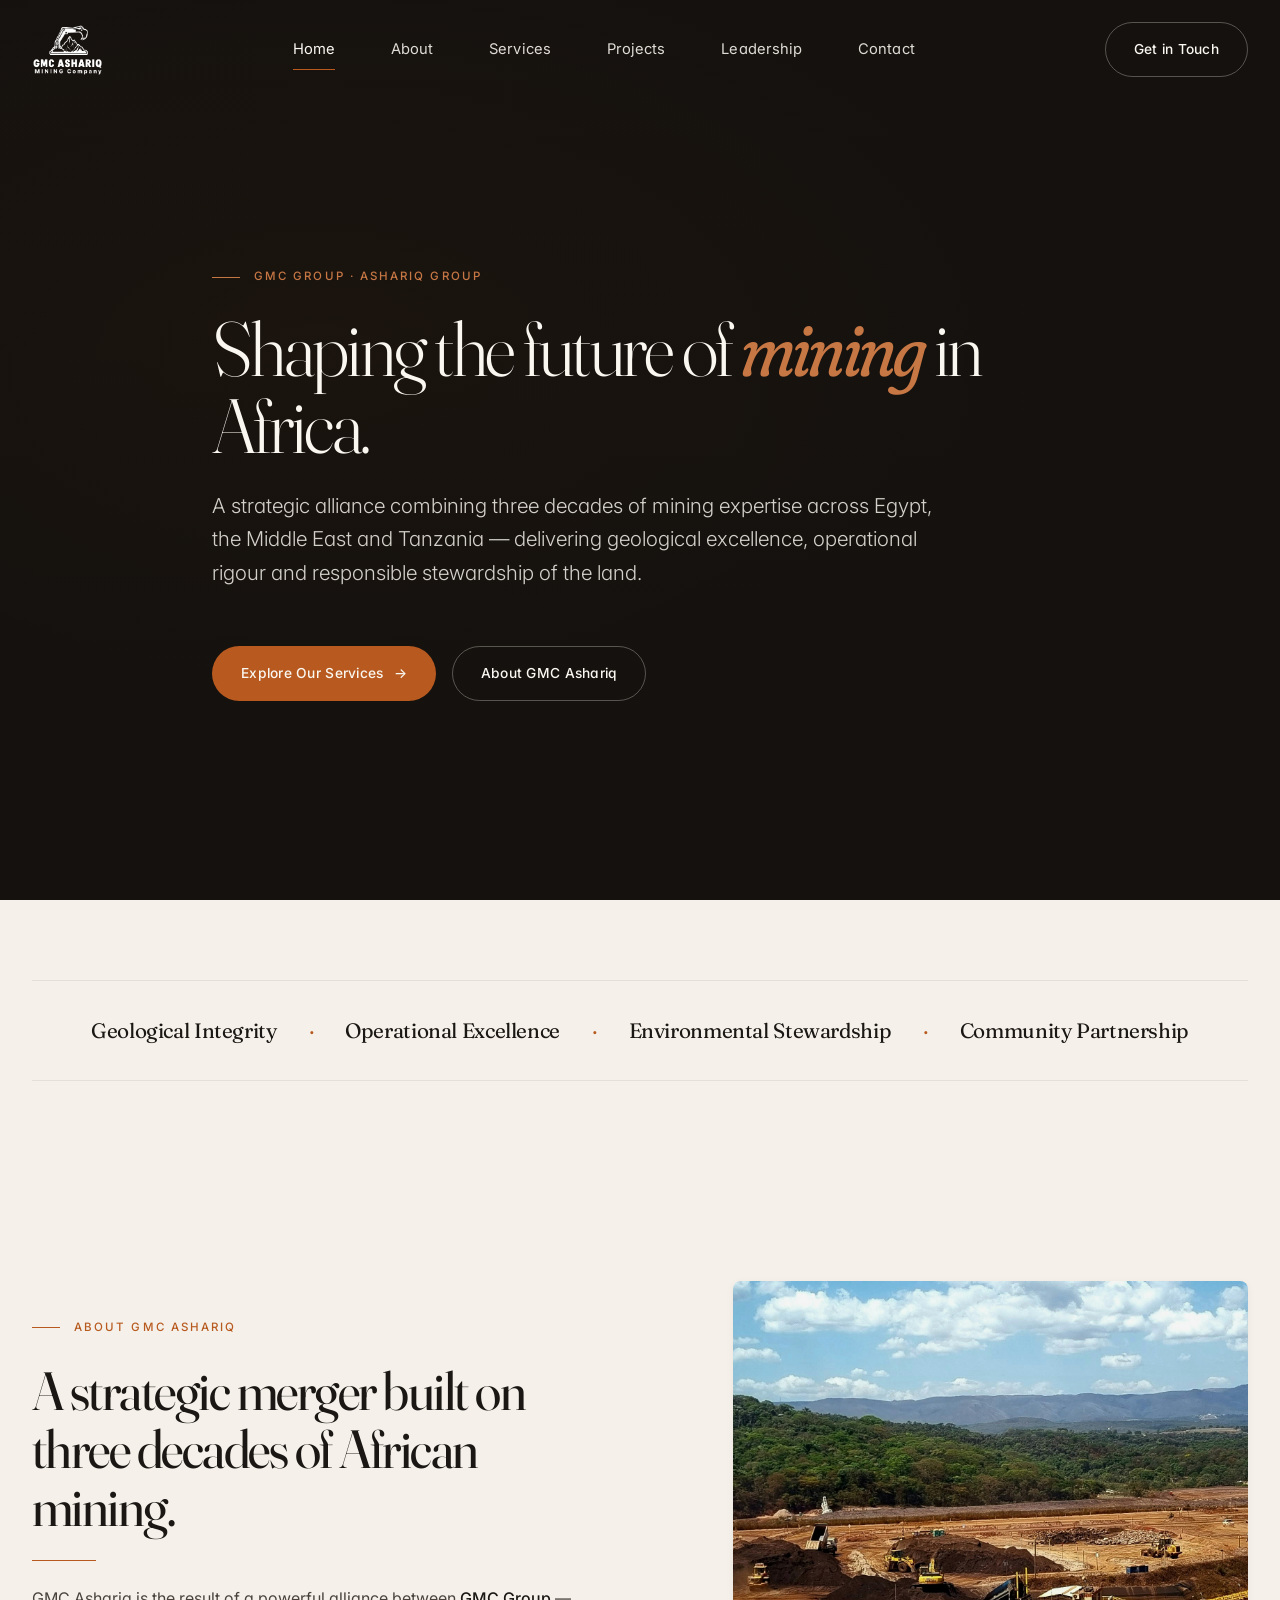
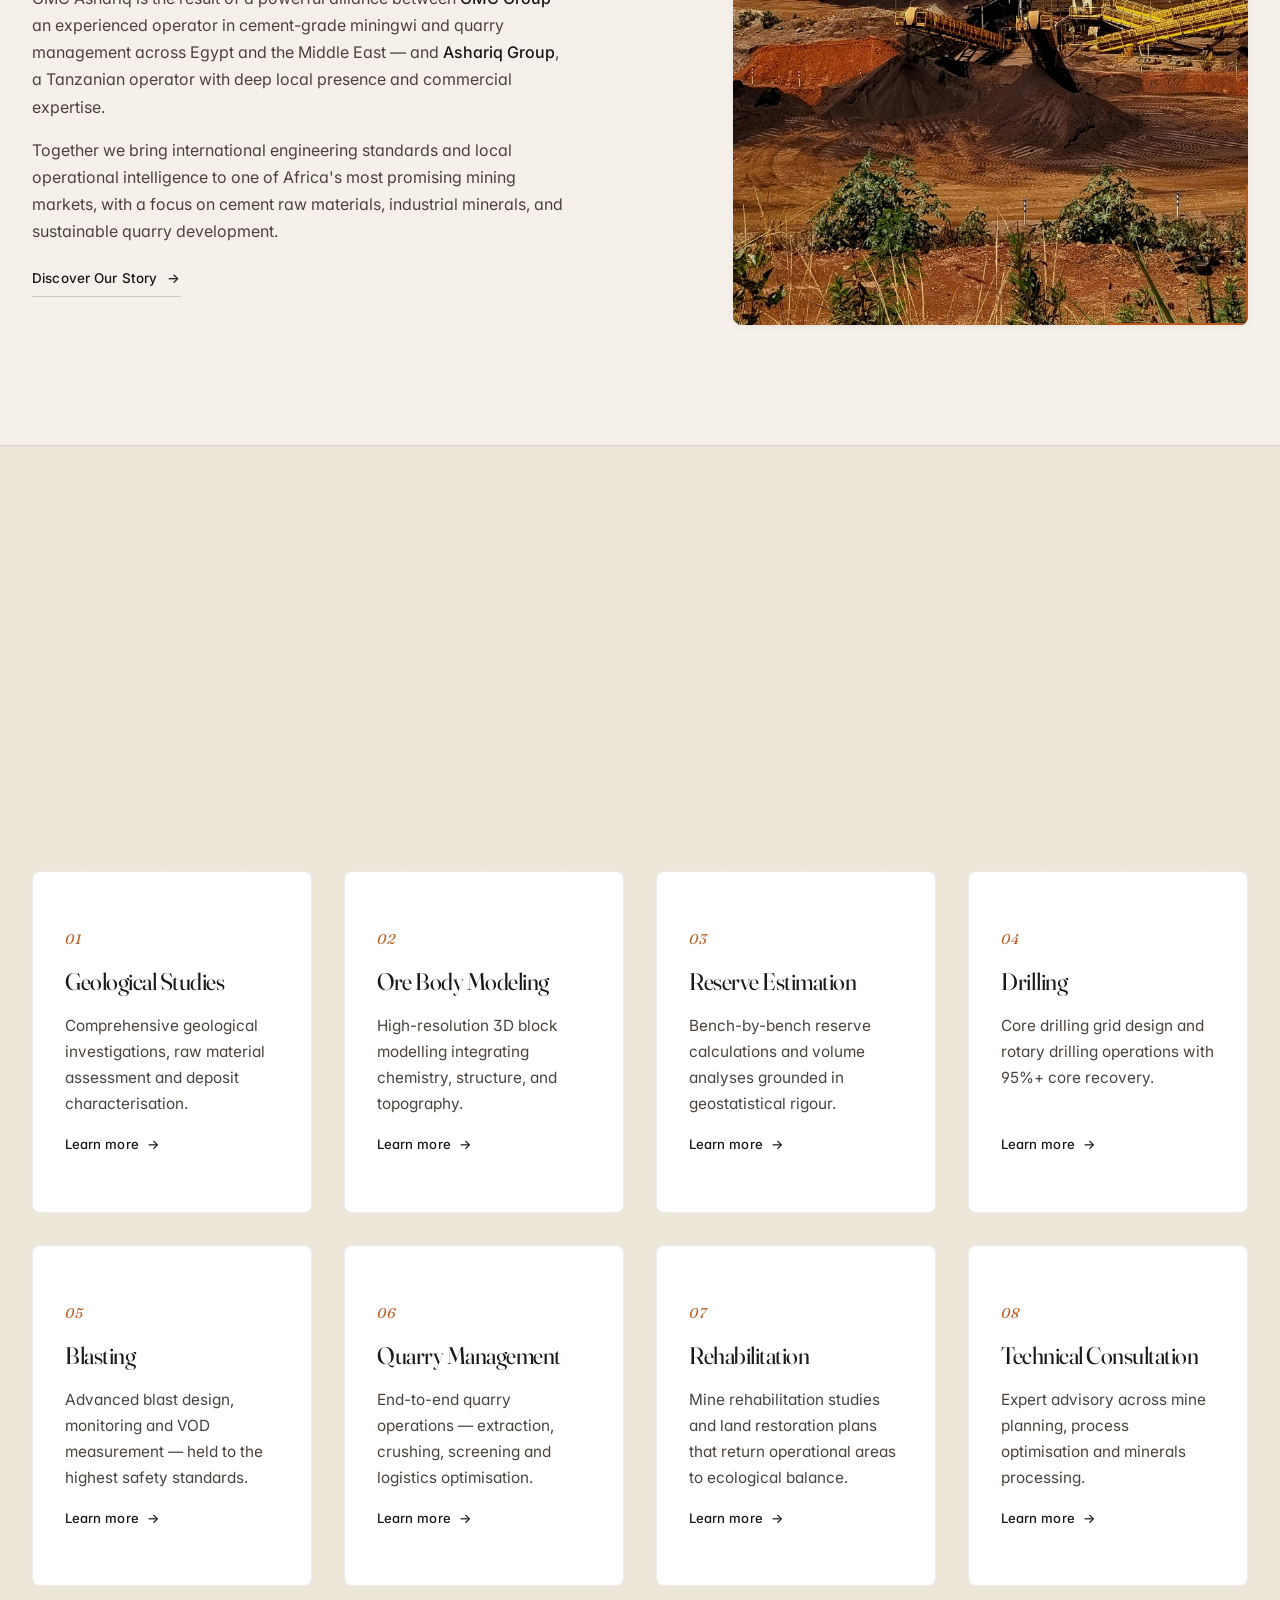
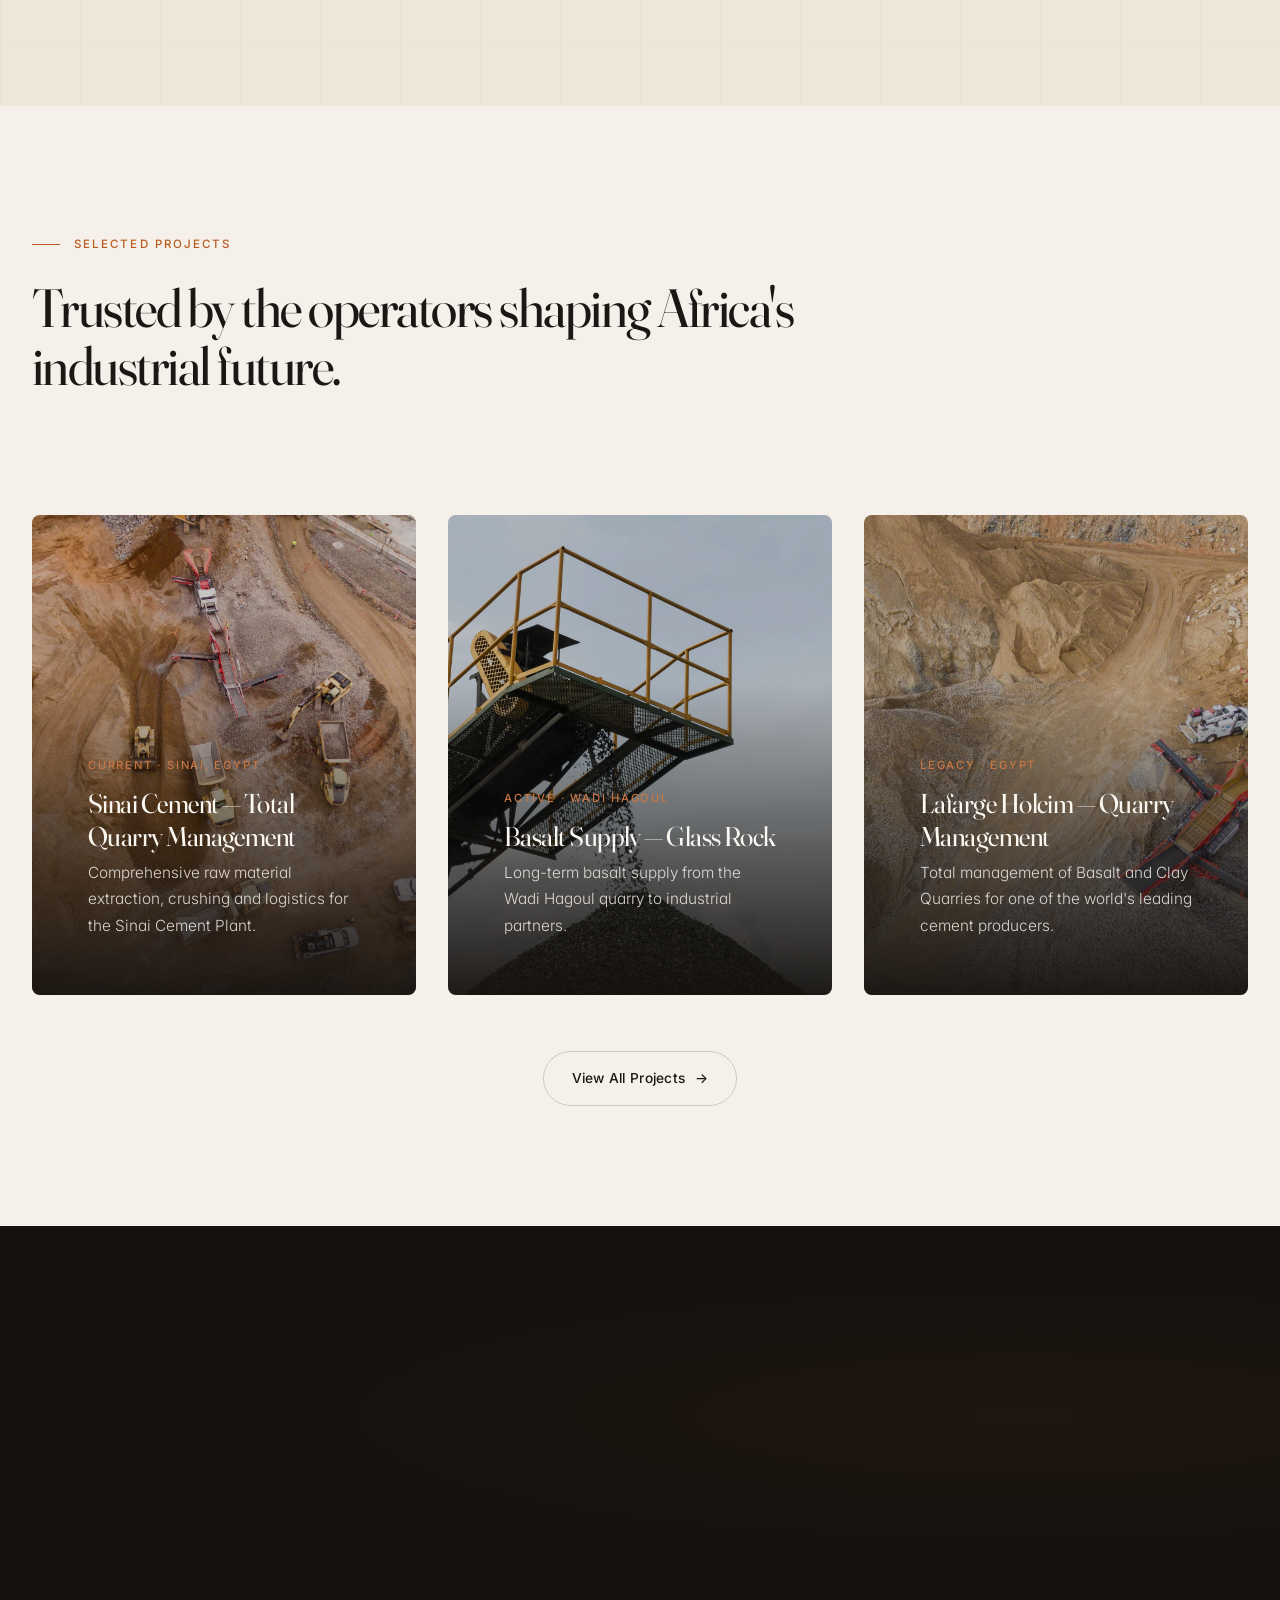
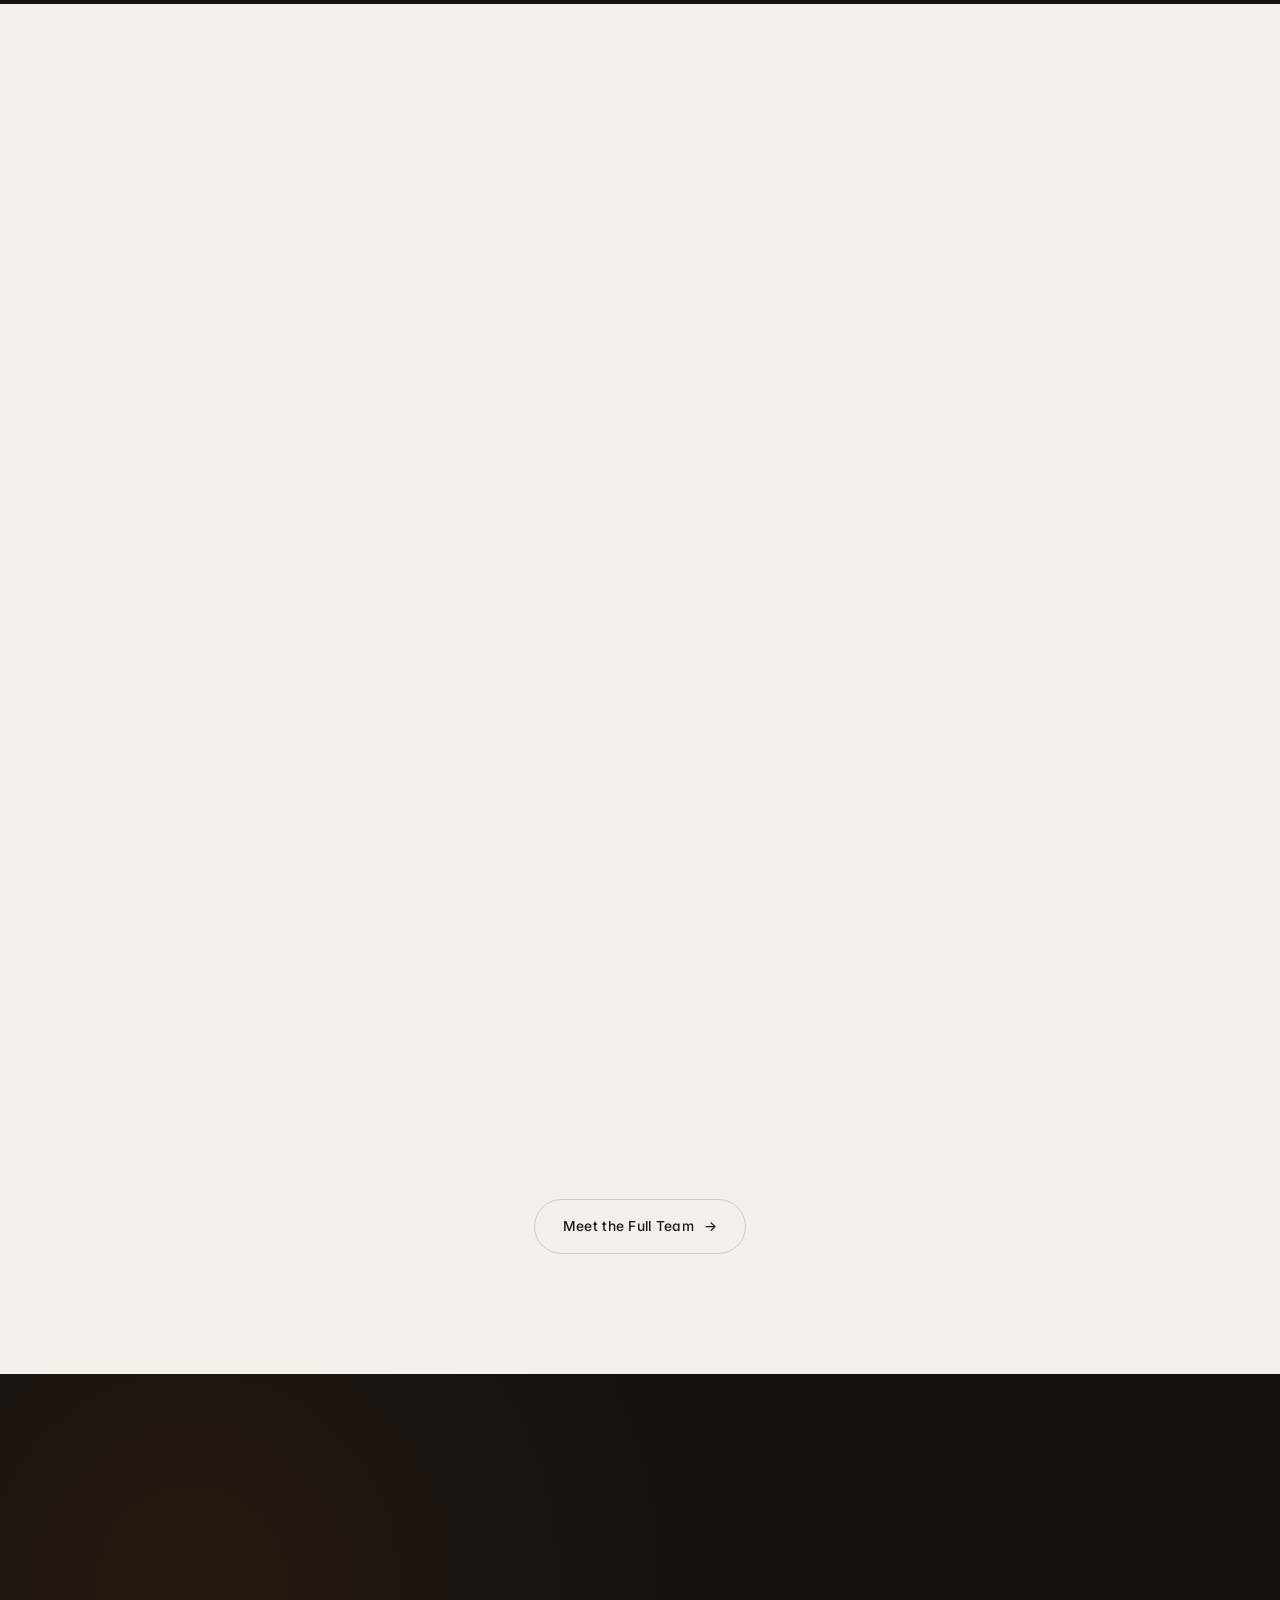
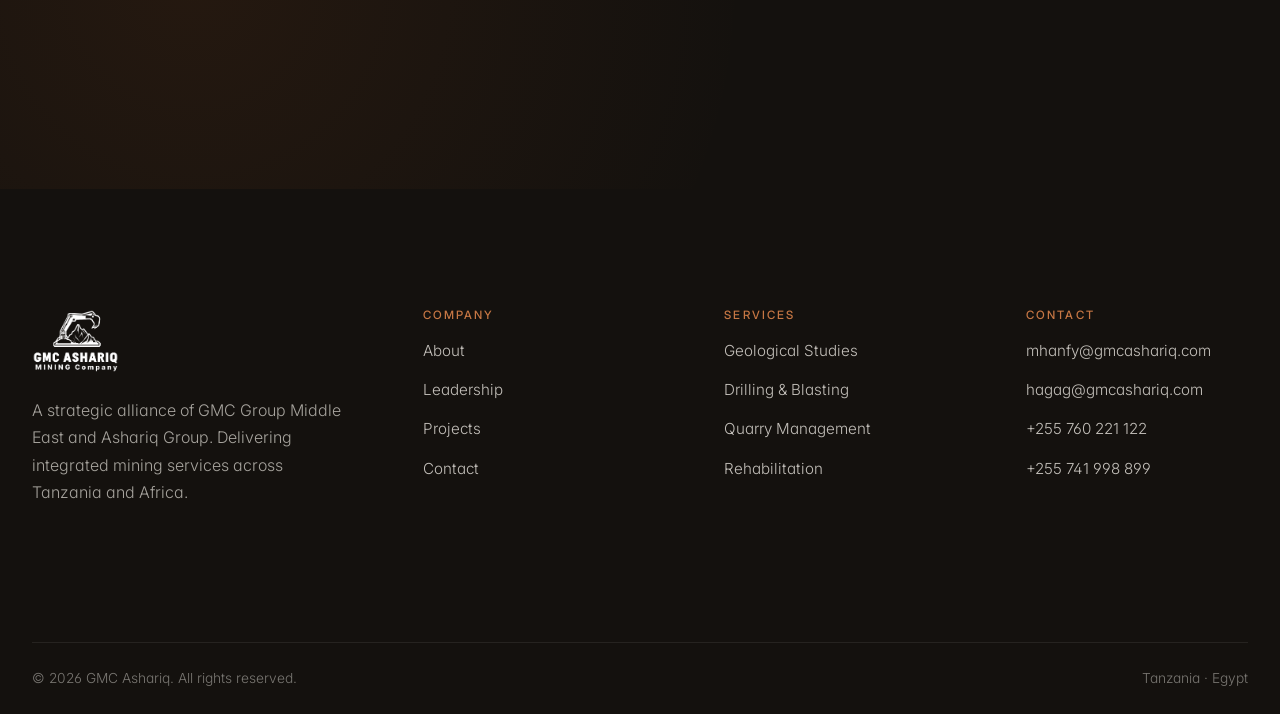
<file: index.html>
<!doctype html>
<html lang="en">
<head>
<meta charset="utf-8" />
<meta name="viewport" content="width=device-width, initial-scale=1" />
<title>GMC Ashariq — Premier Mining & Industrial Services in Tanzania</title>
<meta name="description" content="A strategic alliance of GMC Group and Ashariq Group — 30 years of mining expertise driving Tanzania's sustainable resource future." />
<link rel="icon" type="image/png" sizes="32x32" href="assets/img/favicon-32.png">
<link rel="icon" type="image/png" sizes="64x64" href="assets/img/favicon.png">
<link rel="apple-touch-icon" sizes="180x180" href="assets/img/apple-touch-icon.png">
<link rel="preconnect" href="https://fonts.googleapis.com">
<link rel="preconnect" href="https://fonts.gstatic.com" crossorigin>
<link href="https://fonts.googleapis.com/css2?family=Fraunces:ital,opsz,wght,SOFT,WONK@0,9..144,300..600,0..100,0..1;1,9..144,300..600,0..100,0..1&family=Inter:wght@300;400;500;600&display=swap" rel="stylesheet">
<link rel="stylesheet" href="assets/css/style.css" />
</head>
<body>

<!-- HEADER -->
<header class="site-header">
  <div class="container nav-inner">
    <a href="index.html" class="brand" aria-label="GMC Ashariq Mining Company"><img src="assets/img/logo-light.png" alt="GMC Ashariq" class="brand-logo brand-logo-light" width="220" height="162" decoding="async" /><img src="assets/img/logo-dark.png" alt="" aria-hidden="true" class="brand-logo brand-logo-dark" width="220" height="162" decoding="async" /></a>
    <nav class="nav-links">
      <a href="index.html" class="active">Home</a>
      <a href="about.html">About</a>
      <a href="services.html">Services</a>
      <a href="projects.html">Projects</a>
      <a href="leadership.html">Leadership</a>
      <a href="contact.html">Contact</a>
    </nav>
    <a class="btn btn-ghost nav-cta" href="contact.html">Get in Touch</a>
    <button class="nav-toggle" aria-label="Menu"><span></span><span></span><span></span></button>
  </div>
</header>

<!-- HERO -->
<section class="hero">
  <div class="hero-bg" style="background-image:url('');"></div>
  <div class="hero-overlay"></div>
  <div class="container hero-inner">
    <div class="eyebrow reveal">GMC Group &middot; Ashariq Group</div>
    <h1 class="reveal delay-1">Shaping the future of <span class="gold">mining</span> in Africa.</h1>
    <p class="lede reveal delay-2">A strategic alliance combining three decades of mining expertise across Egypt, the Middle East and Tanzania — delivering geological excellence, operational rigour and responsible stewardship of the land.</p>
    <div class="hero-actions reveal delay-3">
      <a class="btn btn-primary" href="services.html">Explore Our Services <span aria-hidden="true">&rarr;</span></a>
      <a class="btn btn-ghost" href="about.html">About GMC Ashariq</a>
    </div>
    <!-- <div class="hero-meta">
      <div class="hero-meta-item"><span class="label">Founded</span><span class="value">2024</span></div>
      <div class="hero-meta-item"><span class="label">Combined Expertise</span><span class="value">30 Years</span></div>
      <div class="hero-meta-item"><span class="label">Annual Production</span><span class="value">10M+ Tons</span></div>
      <div class="hero-meta-item"><span class="label">Headquarters</span><span class="value">Tanzania &middot; Egypt</span></div>
    </div> -->
  </div>
</section>

<!-- VALUES BAR -->
<section class="section-tight">
  <div class="container">
    <div class="values-bar reveal">
      <span>Geological Integrity</span><span class="dot">&middot;</span>
      <span>Operational Excellence</span><span class="dot">&middot;</span>
      <span>Environmental Stewardship</span><span class="dot">&middot;</span>
      <span>Community Partnership</span>
    </div>
  </div>
</section>

<!-- ABOUT PREVIEW -->
<section class="section">
  <div class="container">
    <div class="split">
      <div class="reveal">
        <div class="eyebrow">About GMC Ashariq</div>
        <h2>A strategic merger built on three decades of African mining.</h2>
        <div class="divider"></div>
        <p>GMC Ashariq is the result of a powerful alliance between <strong>GMC Group</strong> &mdash; an experienced operator in cement-grade miningwi and quarry management across Egypt and the Middle East &mdash; and <strong>Ashariq Group</strong>, a Tanzanian operator with deep local presence and commercial expertise.</p>
        <p>Together we bring international engineering standards and local operational intelligence to one of Africa's most promising mining markets, with a focus on cement raw materials, industrial minerals, and sustainable quarry development.</p>
        <a href="about.html" class="btn-link">Discover Our Story <span class="arrow">&rarr;</span></a>
      </div>
      <div class="split-img reveal delay-2">
        <img src="./assets/img/AfricanMining.jpg" alt="Industrial mining site" />
        <span class="accent"></span>
      </div>
    </div>
  </div>
</section>

<!-- SERVICES -->
<section class="section section-divider bg-navy-900 bg-pattern">
  <div class="container">
    <div class="section-header left reveal">
      <div class="eyebrow">What we do</div>
      <h2>Eight disciplines. <em style="font-style:italic; color:var(--gold-500); font-weight:400;">One integrated operation.</em></h2>
      <p>From first geological survey to final land rehabilitation, GMC Ashariq operates the complete mining value chain under one engineering culture.</p>
    </div>

    <div class="grid grid-4">
      <a href="services.html#geological" class="service-card reveal">
        <span class="num">01</span>
        <h3>Geological Studies</h3>
        <p>Comprehensive geological investigations, raw material assessment and deposit characterisation.</p>
        <span class="more">Learn more <span aria-hidden="true">&rarr;</span></span>
      </a>
      <a href="services.html#modeling" class="service-card reveal delay-1">
        <span class="num">02</span>
        <h3>Ore Body Modeling</h3>
        <p>High-resolution 3D block modelling integrating chemistry, structure, and topography.</p>
        <span class="more">Learn more <span aria-hidden="true">&rarr;</span></span>
      </a>
      <a href="services.html#reserve" class="service-card reveal delay-2">
        <span class="num">03</span>
        <h3>Reserve Estimation</h3>
        <p>Bench-by-bench reserve calculations and volume analyses grounded in geostatistical rigour.</p>
        <span class="more">Learn more <span aria-hidden="true">&rarr;</span></span>
      </a>
      <a href="services.html#drilling" class="service-card reveal delay-3">
        <span class="num">04</span>
        <h3>Drilling</h3>
        <p>Core drilling grid design and rotary drilling operations with 95%+ core recovery.</p>
        <span class="more">Learn more <span aria-hidden="true">&rarr;</span></span>
      </a>
      <a href="services.html#blasting" class="service-card reveal">
        <span class="num">05</span>
        <h3>Blasting</h3>
        <p>Advanced blast design, monitoring and VOD measurement &mdash; held to the highest safety standards.</p>
        <span class="more">Learn more <span aria-hidden="true">&rarr;</span></span>
      </a>
      <a href="services.html#quarry" class="service-card reveal delay-1">
        <span class="num">06</span>
        <h3>Quarry Management</h3>
        <p>End-to-end quarry operations &mdash; extraction, crushing, screening and logistics optimisation.</p>
        <span class="more">Learn more <span aria-hidden="true">&rarr;</span></span>
      </a>
      <a href="services.html#rehab" class="service-card reveal delay-2">
        <span class="num">07</span>
        <h3>Rehabilitation</h3>
        <p>Mine rehabilitation studies and land restoration plans that return operational areas to ecological balance.</p>
        <span class="more">Learn more <span aria-hidden="true">&rarr;</span></span>
      </a>
      <a href="services.html#consulting" class="service-card reveal delay-3">
        <span class="num">08</span>
        <h3>Technical Consultation</h3>
        <p>Expert advisory across mine planning, process optimisation and minerals processing.</p>
        <span class="more">Learn more <span aria-hidden="true">&rarr;</span></span>
      </a>
    </div>
  </div>
</section>

<!-- PROJECTS -->
<section class="section">
  <div class="container">
    <div class="section-header left reveal">
      <div class="eyebrow">Selected Projects</div>
      <h2>Trusted by the operators shaping Africa's industrial future.</h2>
    </div>
    <div class="grid grid-3">
      <a href="projects.html" class="project-tile reveal">
        <div class="img" style="background-image:url('/assets/img/Services.jpg');"></div>
        <div class="overlay"></div>
        <div class="meta">
          <span class="tag">Current &middot; Sinai, Egypt</span>
          <h3>Sinai Cement &mdash; Total Quarry Management</h3>
          <p>Comprehensive raw material extraction, crushing and logistics for the Sinai Cement Plant.</p>
        </div>
      </a>
      <a href="projects.html" class="project-tile reveal delay-1">
        <div class="img" style="background-image:url('./assets//img/BasaltSupply.jpg');"></div>
        <div class="overlay"></div>
        <div class="meta">
          <span class="tag">Active &middot; Wadi Hagoul</span>
          <h3>Basalt Supply &mdash; Glass Rock</h3>
          <p>Long-term basalt supply from the Wadi Hagoul quarry to industrial partners.</p>
        </div>
      </a>
      <a href="projects.html" class="project-tile reveal delay-2">
        <div class="img" style="background-image:url('./assets//img/Lafarge.jpg');"></div>
        <div class="overlay"></div>
        <div class="meta">
          <span class="tag">Legacy &middot; Egypt</span>
          <h3>Lafarge Holcim &mdash; Quarry Management</h3>
          <p>Total management of Basalt and Clay Quarries for one of the world's leading cement producers.</p>
        </div>
      </a>
    </div>
    <div class="center" style="margin-top: var(--space-7);">
      <a class="btn btn-ghost" href="projects.html">View All Projects <span aria-hidden="true">&rarr;</span></a>
    </div>
  </div>
</section>

<!-- STATISTICS -->
<section class="stats">
  <div class="container-wide">
    <div class="stats-grid">
      <div class="stat-item reveal">
        <div class="num"><span data-count="30" data-suffix="+">30</span></div>
        <div class="label">Years of expertise</div>
        <div class="sub">Across the African continent</div>
      </div>
      <div class="stat-item reveal delay-1">
        <div class="num"><span data-count="10" data-suffix="M+">10M+</span></div>
        <div class="label">Tons produced annually</div>
        <div class="sub">Across active operations</div>
      </div>
      <div class="stat-item reveal delay-2">
        <div class="num"><span data-count="10.1" data-suffix="%" data-decimals="1">10.1%</span></div>
        <div class="label">Tanzania mining GDP, 2024</div>
        <div class="sub">Sector surpassing 2025 target</div>
      </div>
      <div class="stat-item reveal delay-3">
        <div class="num"><span data-count="95" data-suffix="%">95%</span></div>
        <div class="label">Core recovery standard</div>
        <div class="sub">On all drilling programmes</div>
      </div>
    </div>
  </div>
</section>

<!-- LEADERSHIP PREVIEW -->
<section class="section">
  <div class="container">
    <div class="section-header reveal">
      <div class="eyebrow">Leadership</div>
      <h2>Directed by veterans of <em style="font-style:italic; color:var(--gold-500); font-weight:400;">global mining.</em></h2>
      <p>A leadership team with combined experience across LafargeHolcim, Heidelberg, GSK, and Africa's largest cement operators.</p>
    </div>
    <div class="grid grid-3">
      <div class="leader-card reveal">
        <div class="leader-avatar">MH</div>
        <div class="leader-role">Chairman &middot; Co-Founder</div>
        <h3 class="leader-name">Eng. Mohamed Hosney</h3>
        <p class="leader-bio">Two decades of international experience leading geology, raw material sourcing and mining operations for global cement producers across the Middle East and Africa.</p>
      </div>
      <div class="leader-card reveal delay-1">
        <div class="leader-avatar">R</div>
        <div class="leader-role">CEO &middot; Co-Founder</div>
        <h3 class="leader-name">Mr. Rashed</h3>
        <p class="leader-bio">CEO of ASHARIQ Company since 2010. Former CEO of ICMI. Expert in P&amp;L leadership, strategic planning and commercial operations across the mining sector.</p>
      </div>
      <div class="leader-card reveal delay-2">
        <div class="leader-avatar">AA</div>
        <div class="leader-role">Vice President</div>
        <h3 class="leader-name">Eng. Ayman Abdelaal</h3>
        <p class="leader-bio">Over 34 years in cement and heavy building materials. Expert in exploration, process optimisation and operational strategy. With GMC since 2016.</p>
      </div>
    </div>
    <div class="center" style="margin-top: var(--space-7);">
      <a class="btn btn-ghost" href="leadership.html">Meet the Full Team <span aria-hidden="true">&rarr;</span></a>
    </div>
  </div>
</section>

<!-- CTA STRIP -->
<section class="cta-strip">
  <div class="container cta-strip-inner">
    <div class="reveal">
      <div class="eyebrow">Get in touch</div>
      <h2>Ready to discuss your project?</h2>
      <p>From geological survey to total quarry management &mdash; talk to our engineering team about your operation.</p>
    </div>
    <a class="btn btn-primary reveal delay-1" href="contact.html">Contact GMC Ashariq <span aria-hidden="true">&rarr;</span></a>
  </div>
</section>

<!-- FOOTER -->
<footer class="site-footer">
  <div class="container">
    <div class="footer-grid">
      <div class="footer-brand">
        <a href="index.html" class="brand" aria-label="GMC Ashariq Mining Company"><img src="assets/img/logo-light.png" alt="GMC Ashariq" class="brand-logo brand-logo-light" width="220" height="162" decoding="async" /><img src="assets/img/logo-dark.png" alt="" aria-hidden="true" class="brand-logo brand-logo-dark" width="220" height="162" decoding="async" /></a>
        <p>A strategic alliance of GMC Group Middle East and Ashariq Group. Delivering integrated mining services across Tanzania and Africa.</p>
      </div>
      <div class="footer-col">
        <h5>Company</h5>
        <ul>
          <li><a href="about.html">About</a></li>
          <li><a href="leadership.html">Leadership</a></li>
          <li><a href="projects.html">Projects</a></li>
          <li><a href="contact.html">Contact</a></li>
        </ul>
      </div>
      <div class="footer-col">
        <h5>Services</h5>
        <ul>
          <li><a href="services.html#geological">Geological Studies</a></li>
          <li><a href="services.html#drilling">Drilling &amp; Blasting</a></li>
          <li><a href="services.html#quarry">Quarry Management</a></li>
          <li><a href="services.html#rehab">Rehabilitation</a></li>
        </ul>
      </div>
      <div class="footer-col">
        <h5>Contact</h5>
        <ul>
          <li><a href="mailto:mhanfy@gmcashariq.com">mhanfy@gmcashariq.com</a></li>
          <li><a href="mailto:hagag@gmcashariq.com">hagag@gmcashariq.com</a></li>
          <li><a href="tel:+255760221122">+255 760 221 122</a></li>
          <li><a href="tel:+255741998899">+255 741 998 899</a></li>
        </ul>
      </div>
    </div>
    <div class="footer-base">
      <span>&copy; 2026 GMC Ashariq. All rights reserved.</span>
      <span>Tanzania &middot; Egypt</span>
    </div>
  </div>
</footer>

<script src="assets/js/main.js"></script>
</bo
</file>
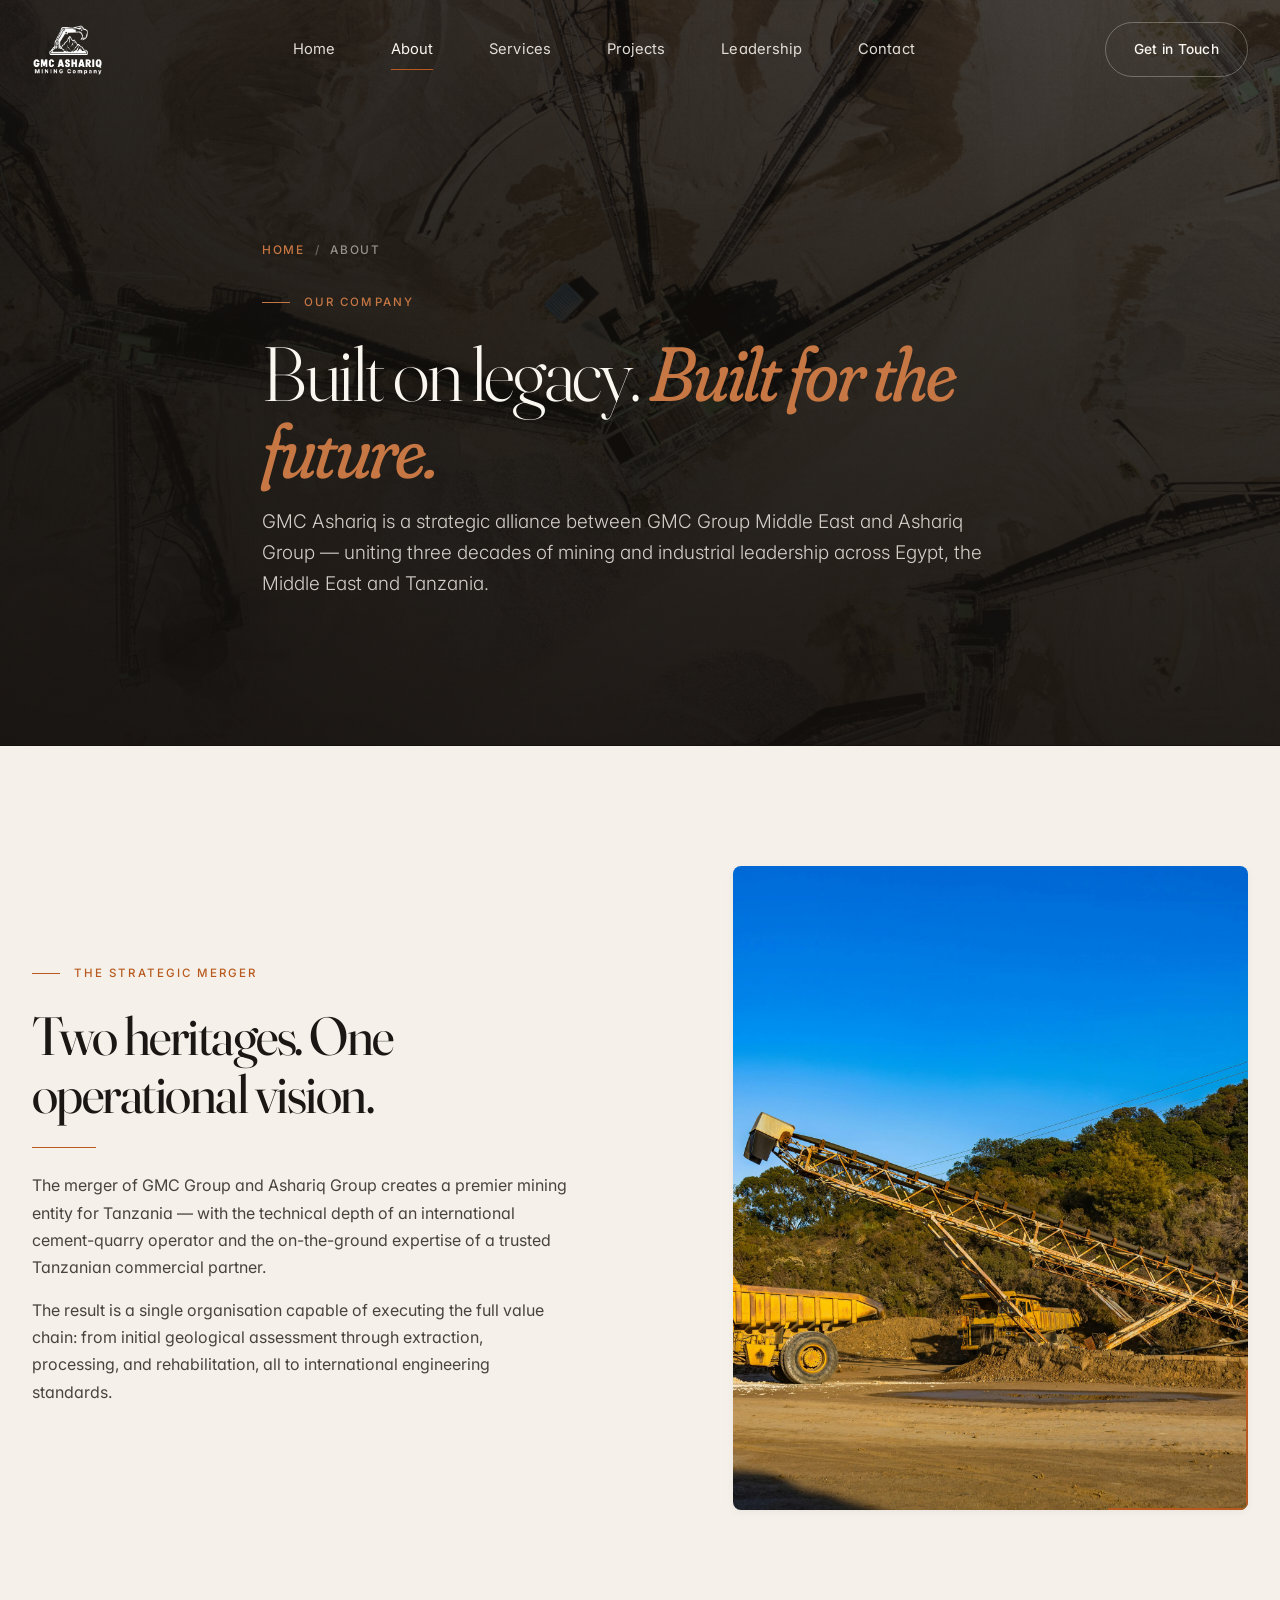
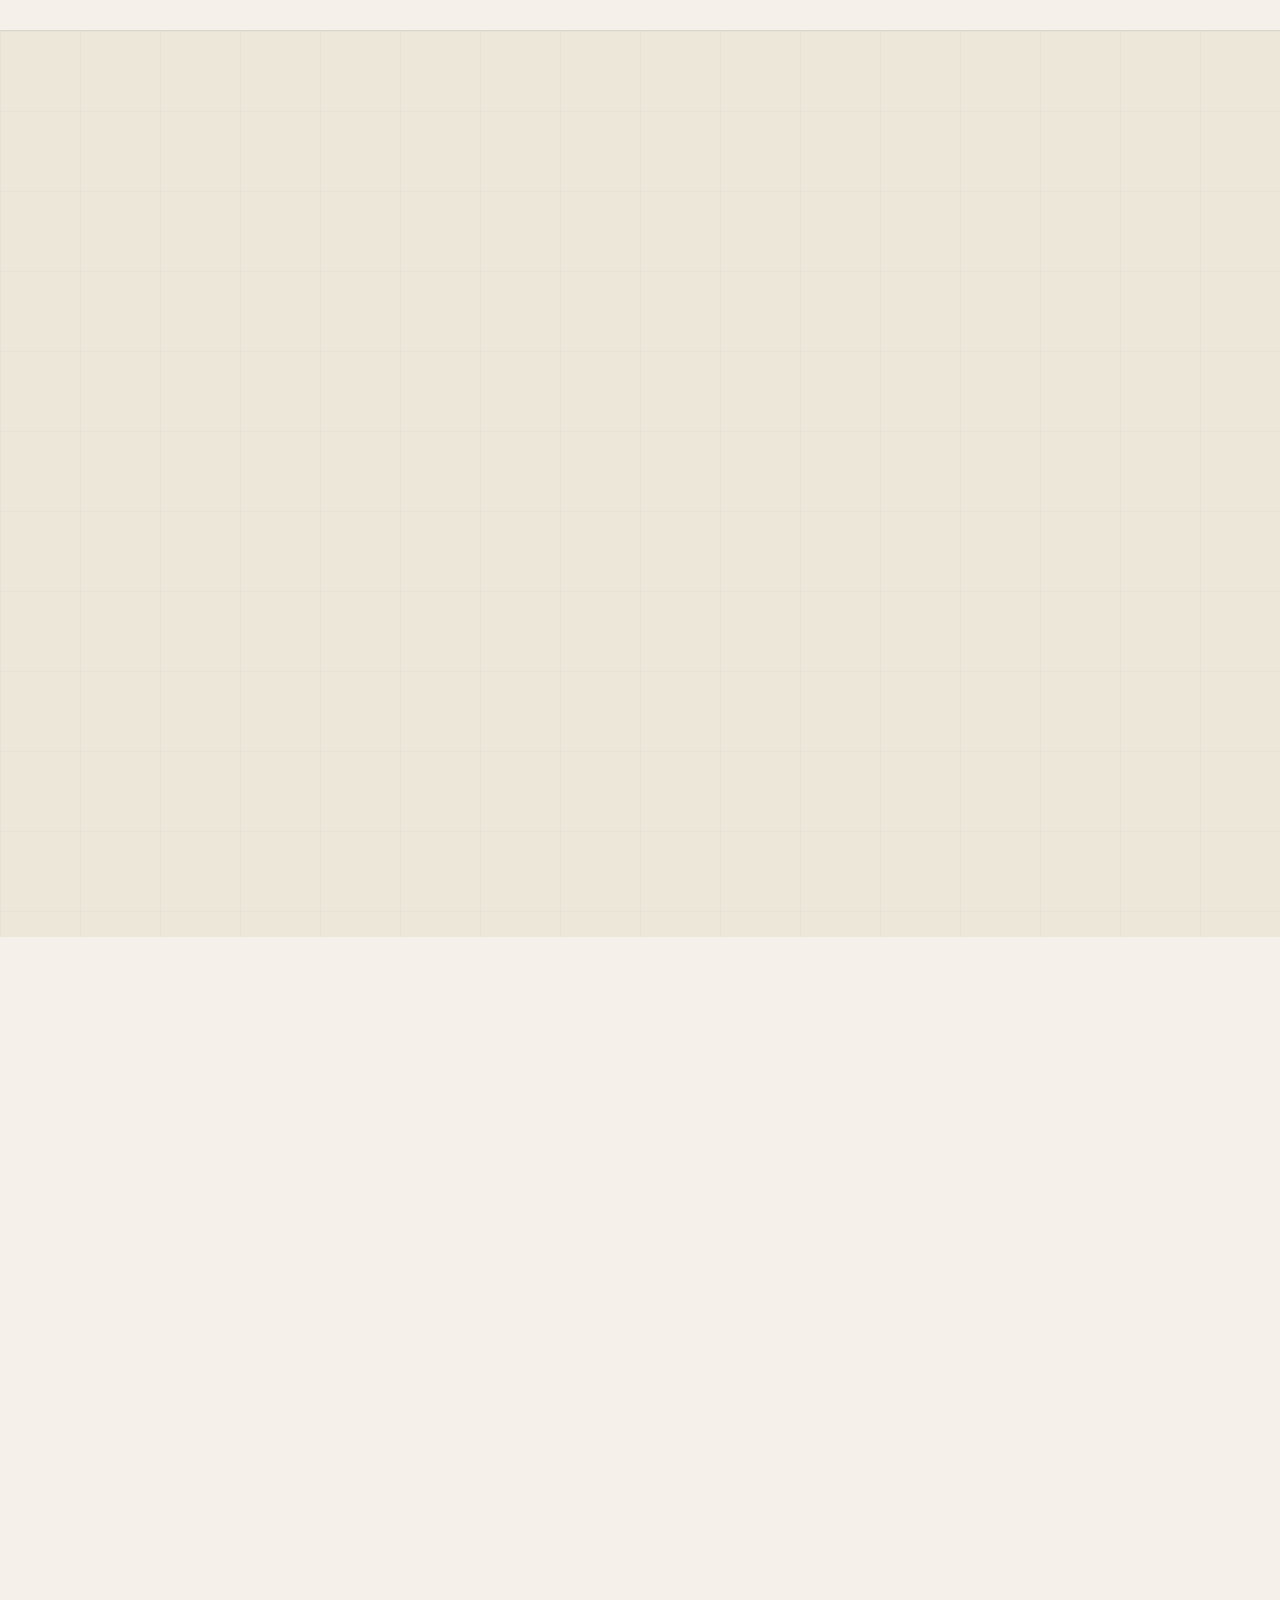
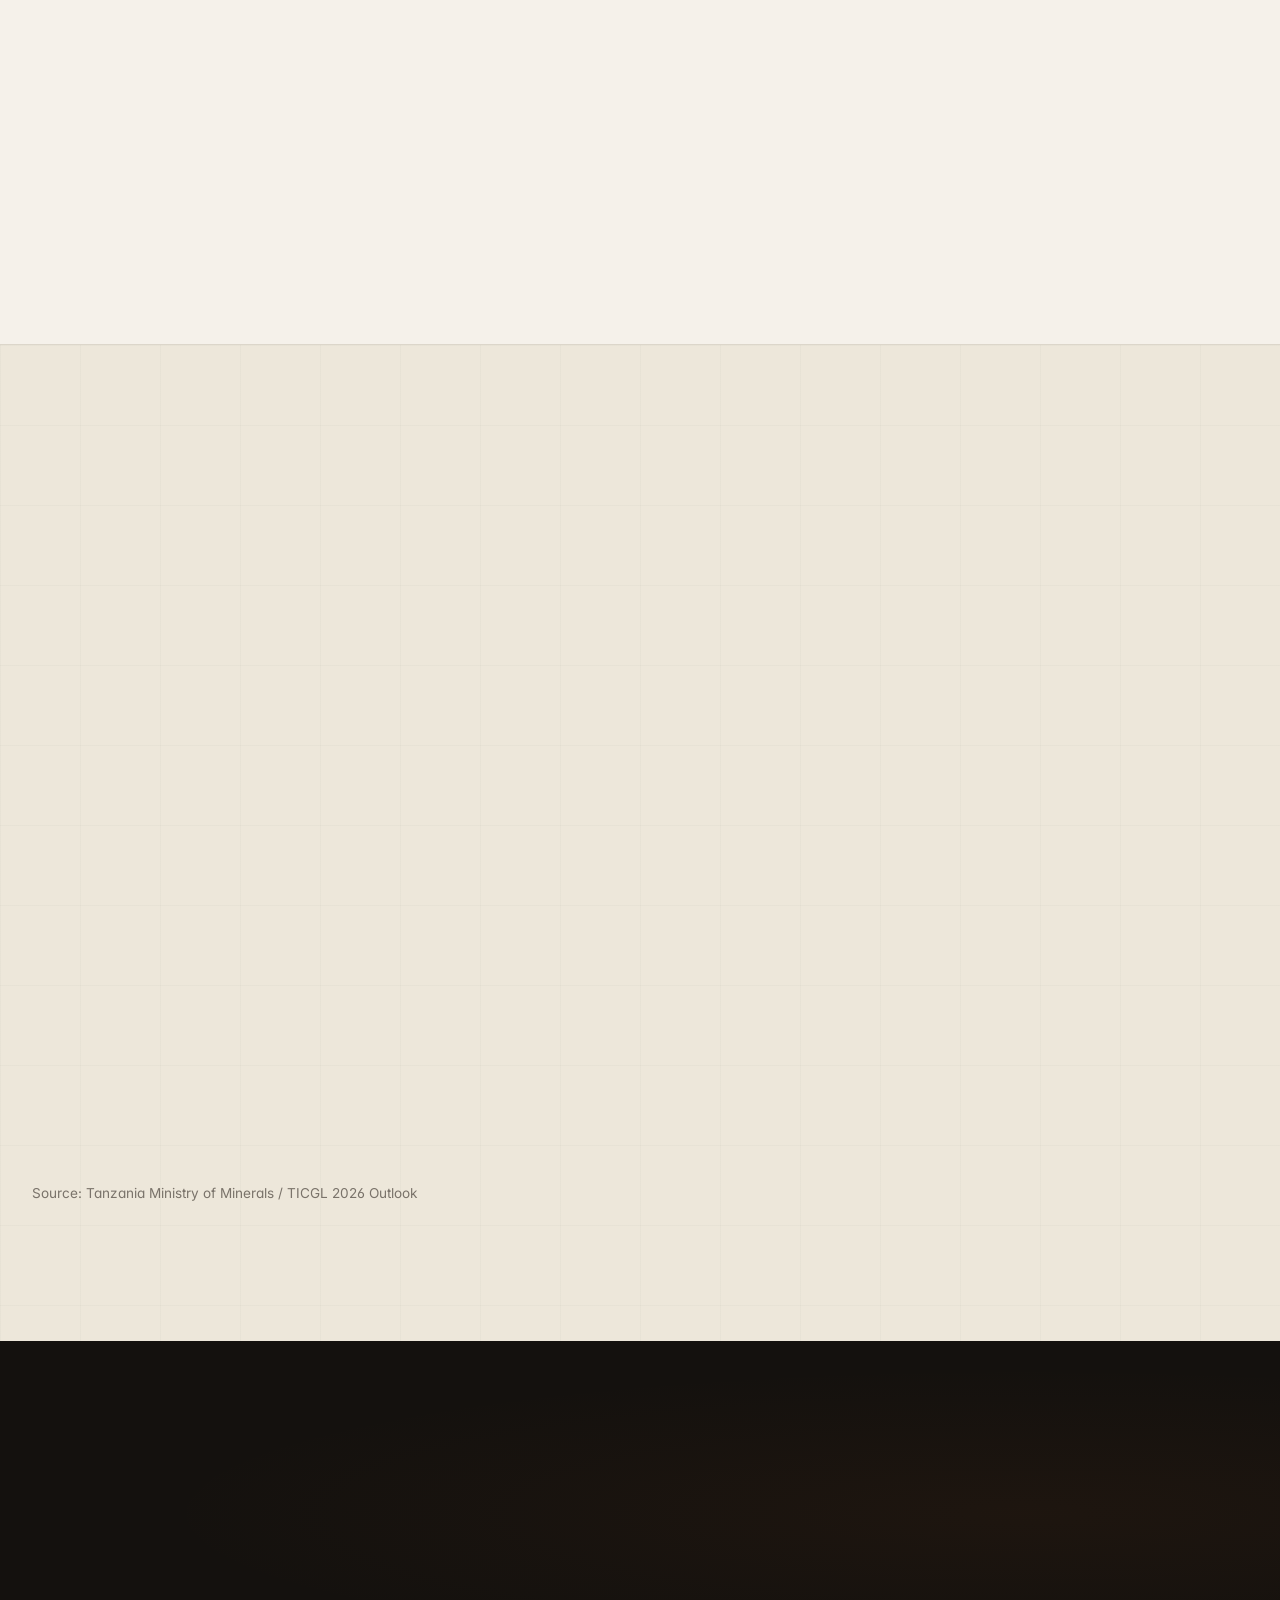
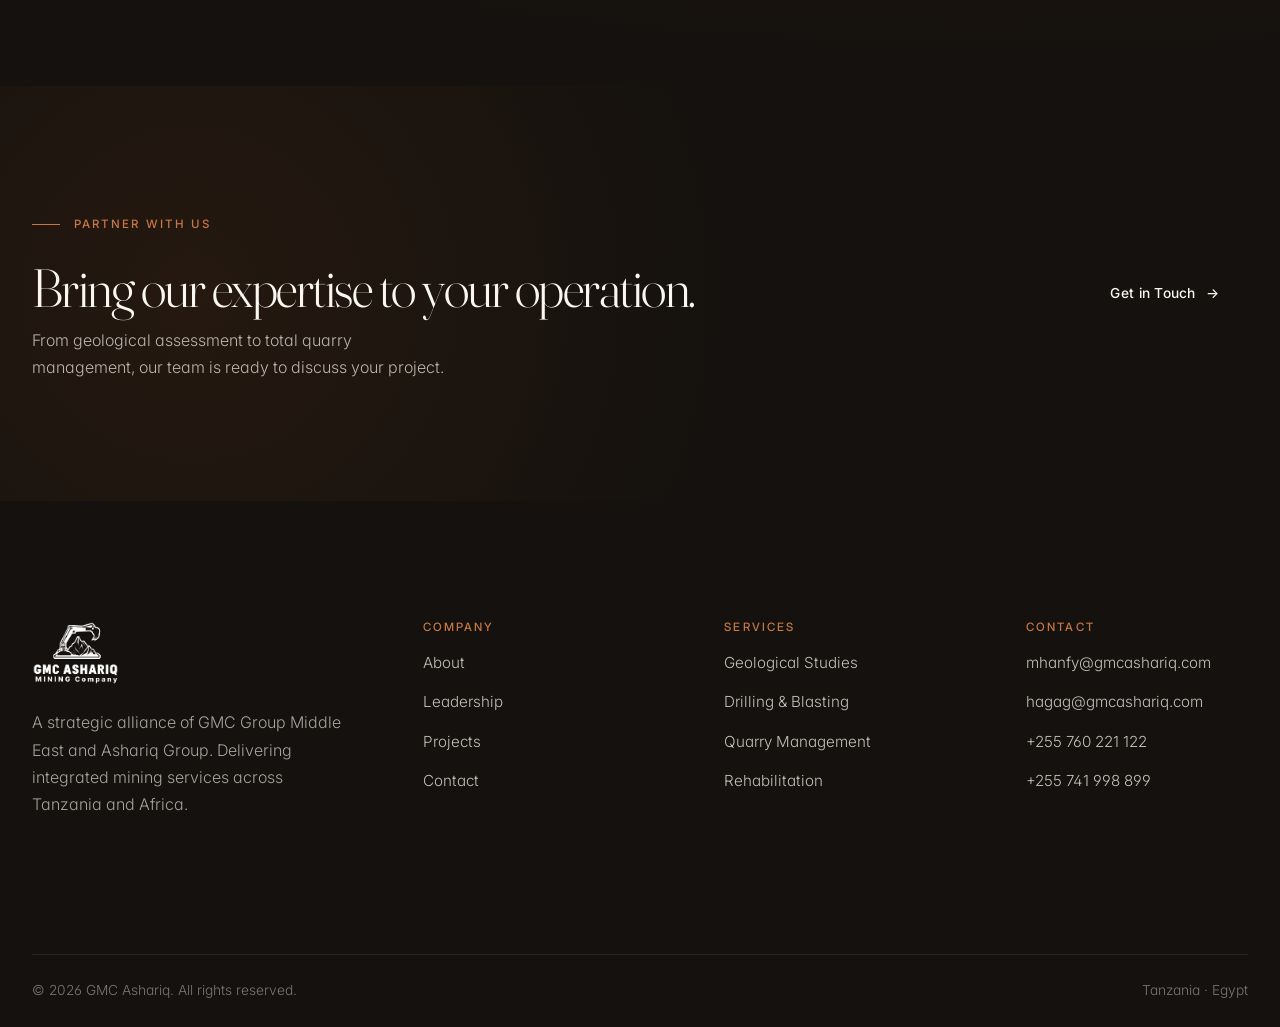
<file: about-theme2.html>
<!doctype html>
<html lang="en">
<head>
<meta charset="utf-8" />
<meta name="viewport" content="width=device-width, initial-scale=1" />
<title>About — GMC Ashariq</title>
<meta name="description" content="The strategic merger of GMC Group and Ashariq Group: 30 years of mining heritage now reshaping Tanzania's resource sector." />
<link rel="icon" type="image/png" sizes="32x32" href="assets/img/favicon-32.png">
<link rel="icon" type="image/png" sizes="64x64" href="assets/img/favicon.png">
<link rel="apple-touch-icon" sizes="180x180" href="assets/img/apple-touch-icon.png">
<link rel="preconnect" href="https://fonts.googleapis.com"><link rel="preconnect" href="https://fonts.gstatic.com" crossorigin>
<link href="https://fonts.googleapis.com/css2?family=Fraunces:ital,opsz,wght,SOFT,WONK@0,9..144,300..600,0..100,0..1;1,9..144,300..600,0..100,0..1&family=Inter:wght@300;400;500;600&display=swap" rel="stylesheet">
<link rel="stylesheet" href="assets/css/style-theme2.css" />
</head>
<body>

<header class="site-header">
  <div class="container nav-inner">
    <a href="index-theme2.html" class="brand" aria-label="GMC Ashariq Mining Company"><img src="assets/img/logo-light.png" alt="GMC Ashariq" class="brand-logo brand-logo-light" width="220" height="162" decoding="async" /><img src="assets/img/logo-dark.png" alt="" aria-hidden="true" class="brand-logo brand-logo-dark" width="220" height="162" decoding="async" /></a>
    <nav class="nav-links">
      <a href="index-theme2.html">Home</a>
      <a href="about-theme2.html" class="active">About</a>
      <a href="services-theme2.html">Services</a>
      <a href="projects-theme2.html">Projects</a>
      <a href="leadership-theme2.html">Leadership</a>
      <a href="contact-theme2.html">Contact</a>
    </nav>
    <a class="btn btn-ghost nav-cta" href="contact-theme2.html">Get in Touch</a>
    <button class="nav-toggle" aria-label="Menu"><span></span><span></span><span></span></button>
  </div>
</header>

<section class="page-hero">
  <div class="page-hero-bg" style="background-image:url('./assets/img/FutureLegacy.jpg');"></div>
  <div class="page-hero-overlay"></div>
  <div class="container page-hero-inner">
    <div class="crumbs"><a href="index-theme2.html">Home</a><span class="sep">/</span><span>About</span></div>
    <div class="eyebrow">Our Company</div>
    <h1>Built on legacy. <em style="font-style:italic; color:var(--gold-500);">Built for the future.</em></h1>
    <p class="lede">GMC Ashariq is a strategic alliance between GMC Group Middle East and Ashariq Group — uniting three decades of mining and industrial leadership across Egypt, the Middle East and Tanzania.</p>
  </div>
</section>

<!-- THE MERGER -->
<section class="section">
  <div class="container">
    <div class="split">
      <div class="reveal">
        <div class="eyebrow">The Strategic Merger</div>
        <h2>Two heritages. One operational vision.</h2>
        <div class="divider"></div>
        <p>The merger of GMC Group and Ashariq Group creates a premier mining entity for Tanzania &mdash; with the technical depth of an international cement-quarry operator and the on-the-ground expertise of a trusted Tanzanian commercial partner.</p>
        <p>The result is a single organisation capable of executing the full value chain: from initial geological assessment through extraction, processing, and rehabilitation, all to international engineering standards.</p>
      </div>
      <div class="split-img reveal delay-1">
        <img src="./assets/img/TwoHeritOneVision.jpg" alt="Mining operations" />
        <span class="accent"></span>
      </div>
    </div>
  </div>
</section>

<!-- PILLARS -->
<section class="section bg-navy-900 bg-pattern section-divider">
  <div class="container">
    <div class="section-header reveal">
      <div class="eyebrow">Why GMC Ashariq</div>
      <h2>Three pillars of competitive advantage.</h2>
    </div>
    <div class="grid grid-3">
      <div class="card reveal">
        <span class="card-num">01 / Heritage</span>
        <h3>30 Years of Expertise</h3>
        <p>Three decades of proven success in mining and industrial activities across the African continent &mdash; with a portfolio that includes work for LafargeHolcim, Suez Cement (Heidelberg), Egyptian Cement, El Sewedy and Orascom.</p>
      </div>
      <div class="card reveal delay-1">
        <span class="card-num">02 / Synergy</span>
        <h3>Global Standards, Local Insight</h3>
        <p>International best practice from the Middle East fused with deep-rooted local expertise in Tanzania &mdash; ensuring every project meets global engineering benchmarks while remaining commercially grounded in regional realities.</p>
      </div>
      <div class="card reveal delay-2">
        <span class="card-num">03 / Excellence</span>
        <h3>Operational Excellence</h3>
        <p>Strategic growth driven by technological innovation, rigorous geostatistics, modern blast monitoring (MDL, MREL) and a relentless focus on the quality and consistency of the materials we deliver.</p>
      </div>
    </div>
  </div>
</section>

<!-- VISION -->
<section class="section">
  <div class="container">
    <div class="split reverse">
      <div class="split-img reveal">
        <img src="./assets/img/Responsible2.jpg" alt="Quarry landscape at sunset" />
        <span class="accent"></span>
      </div>
      <div class="reveal delay-1">
        <div class="eyebrow">Our Vision</div>
        <h2>A model for responsible mining.</h2>
        <div class="divider"></div>
        <p>GMC Ashariq stands at the forefront of a transformative journey in Tanzania's mining sector. By integrating sustainable practices and technological advancement, we strive to enhance economic contribution while ensuring environmental stewardship.</p>
        <p>Our vision is to create a mining model that not only drives profitability but also fosters community engagement and ecological responsibility &mdash; setting a benchmark for future operations across the continent.</p>
        <ul class="feature-list" style="margin-top: var(--space-5);">
          <li><div><div class="title">Sustainable Innovation</div><p>Integrating cutting-edge practices and technological advancement to drive efficiency at every operational stage.</p></div></li>
          <li><div><div class="title">Economic Impact</div><p>Enhancing national contributions while ensuring rigorous environmental stewardship.</p></div></li>
          <li><div><div class="title">Global Benchmarking</div><p>Creating a model for mining that prioritises community engagement and ecological integrity.</p></div></li>
        </ul>
      </div>
    </div>
  </div>
</section>

<!-- TANZANIA CONTEXT -->
<section class="section bg-navy-900 bg-pattern section-divider">
  <div class="container">
    <div class="section-header left reveal">
      <div class="eyebrow">Tanzania's Mining Landscape</div>
      <h2>An exceptional moment for African resources.</h2>
      <p>Tanzania's mining sector has surpassed government targets ahead of schedule — and now sits at the heart of one of the most ambitious resource development programmes on the continent.</p>
    </div>
    <div class="grid grid-3">
      <div class="card reveal">
        <span class="card-num">Economic Powerhouse</span>
        <h3>10.1% of GDP</h3>
        <p>Mining sector contribution to GDP reached 10.1% in 2024 &mdash; surpassing the 2025 target ahead of schedule.</p>
      </div>
      <div class="card reveal delay-1">
        <span class="card-num">Vision 2025 &amp; Beyond</span>
        <h3>16% &rarr; 50%</h3>
        <p>Government focus on value addition and local content aims to increase mineral revenue contribution from 16% to 50%.</p>
      </div>
      <div class="card reveal delay-2">
        <span class="card-num">Exploration Expansion</span>
        <h3>50% by 2030</h3>
        <p>Tanzania's ambitious goal is to expand mineral exploration coverage to 50% of the country's landmass by 2030.</p>
      </div>
    </div>
    <p class="text-mute" style="margin-top: var(--space-6); font-size: 0.85rem;">Source: Tanzania Ministry of Minerals / TICGL 2026 Outlook</p>
  </div>
</section>

<!-- STATS -->
<section class="stats">
  <div class="container-wide">
    <div class="stats-grid">
      <div class="stat-item reveal"><div class="num"><span data-count="30" data-suffix="+">30+</span></div><div class="label">Years of expertise</div></div>
      <div class="stat-item reveal delay-1"><div class="num"><span data-count="10" data-suffix="M+">10M+</span></div><div class="label">Tons produced annually</div></div>
      <div class="stat-item reveal delay-2"><div class="num"><span data-count="8">8</span></div><div class="label">Core service disciplines</div></div>
      <div class="stat-item reveal delay-3"><div class="num"><span data-count="2">2</span></div><div class="label">Countries of operation</div></div>
    </div>
  </div>
</section>

<!-- CTA -->
<section class="cta-strip">
  <div class="container cta-strip-inner">
    <div class="reveal">
      <div class="eyebrow">Partner with us</div>
      <h2>Bring our expertise to your operation.</h2>
      <p>From geological assessment to total quarry management, our team is ready to discuss your project.</p>
    </div>
    <a class="btn btn-primary reveal delay-1" href="contact-theme2.html">Get in Touch <span aria-hidden="true">&rarr;</span></a>
  </div>
</section>

<footer class="site-footer">
  <div class="container">
    <div class="footer-grid">
      <div class="footer-brand">
        <a href="index-theme2.html" class="brand" aria-label="GMC Ashariq Mining Company"><img src="assets/img/logo-light.png" alt="GMC Ashariq" class="brand-logo brand-logo-light" width="220" height="162" decoding="async" /><img src="assets/img/logo-dark.png" alt="" aria-hidden="true" class="brand-logo brand-logo-dark" width="220" height="162" decoding="async" /></a>
        <p>A strategic alliance of GMC Group Middle East and Ashariq Group. Delivering integrated mining services across Tanzania and Africa.</p>
      </div>
      <div class="footer-col"><h5>Company</h5><ul><li><a href="about-theme2.html">About</a></li><li><a href="leadership-theme2.html">Leadership</a></li><li><a href="projects-theme2.html">Projects</a></li><li><a href="contact-theme2.html">Contact</a></li></ul></div>
      <div class="footer-col"><h5>Services</h5><ul><li><a href="services-theme2.html#geological">Geological Studies</a></li><li><a href="services-theme2.html#drilling">Drilling &amp; Blasting</a></li><li><a href="services-theme2.html#quarry">Quarry Management</a></li><li><a href="services-theme2.html#rehab">Rehabilitation</a></li></ul></div>
      <div class="footer-col"><h5>Contact</h5><ul><li><a href="mailto:mhanfy@gmcashariq.com">mhanfy@gmcashariq.com</a></li><li><a href="mailto:hagag@gmcashariq.com">hagag@gmcashariq.com</a></li><li><a href="tel:+255760221122">+255 760 221 122</a></li><li><a href="tel:+255741998899">+255 741 998 899</a></li></ul></div>
    </div>
    <div class="footer-base"><span>&copy; 2026 GMC Ashariq. All rights reserved.</span><span>Tanzania &middot; Egypt</span></div>
  </div>
</footer>

<script src="assets/js/main.js"></script>
</body>
</html>
</file>
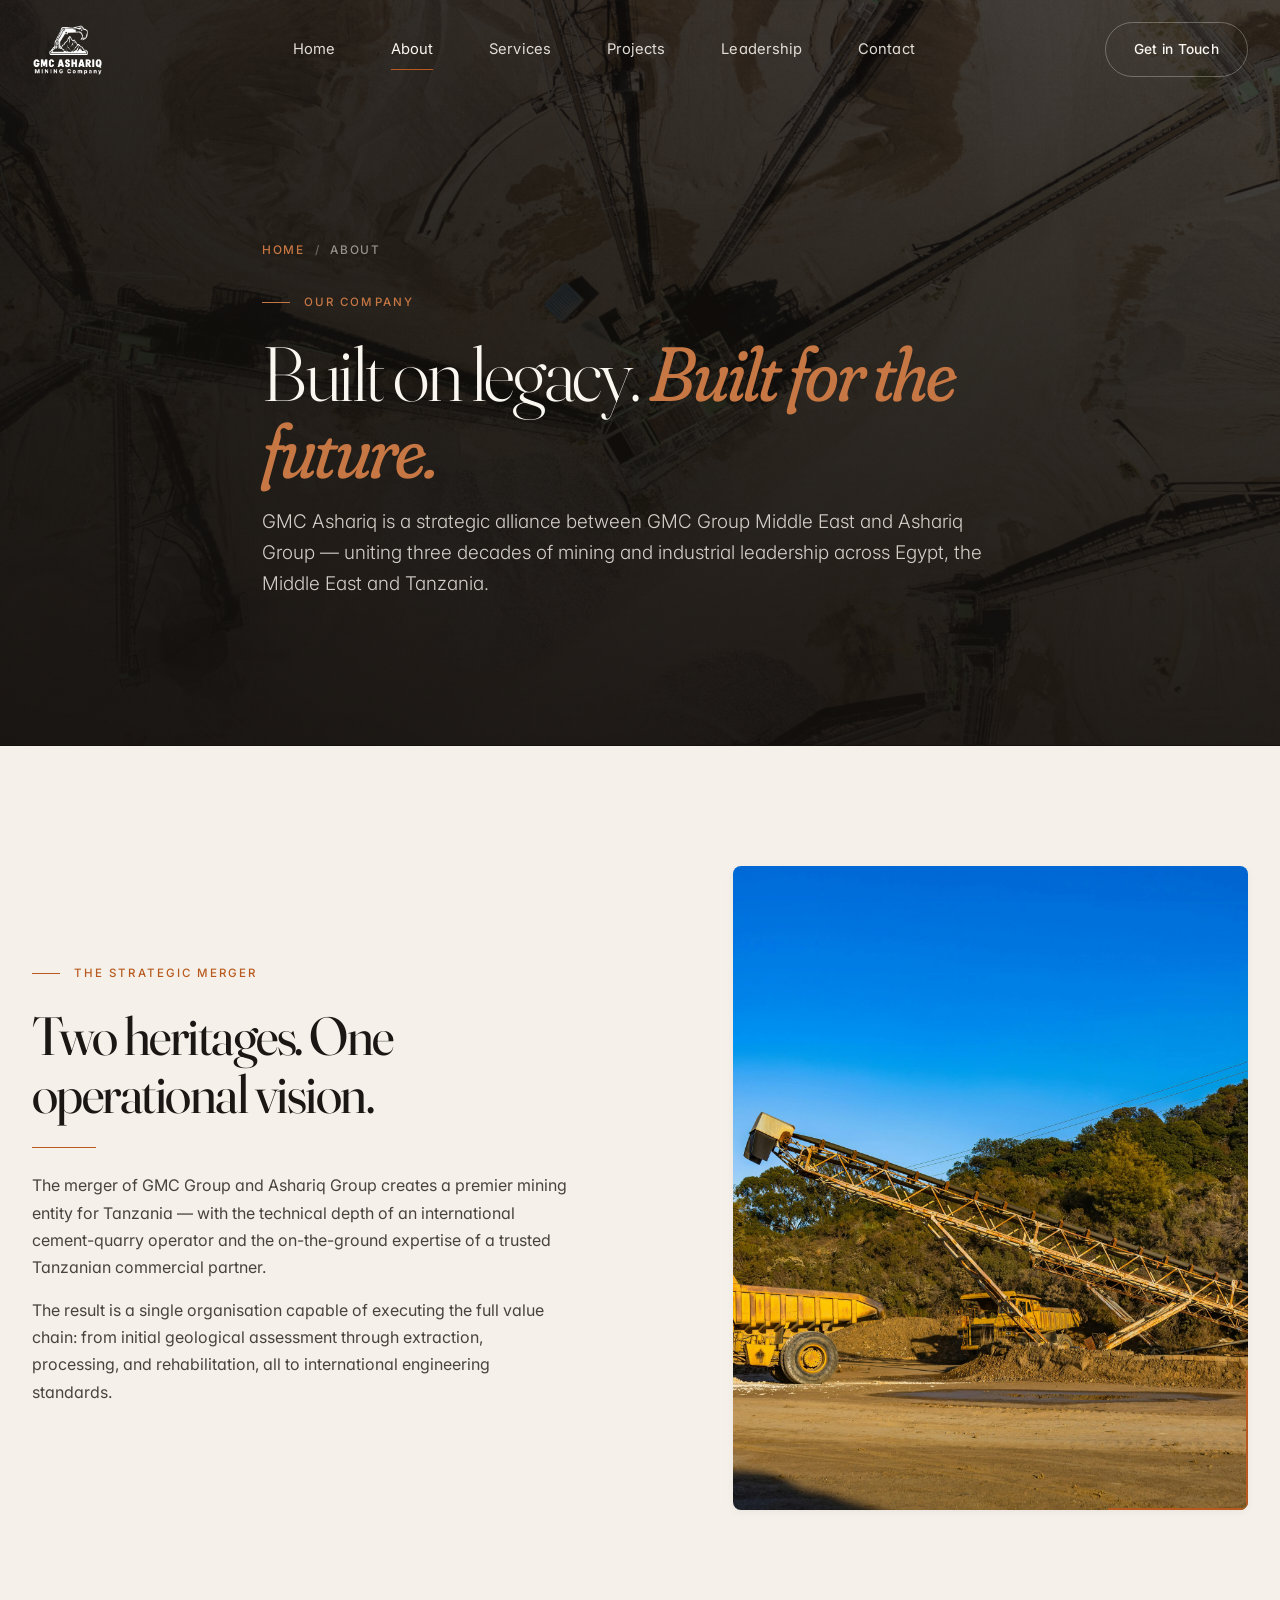
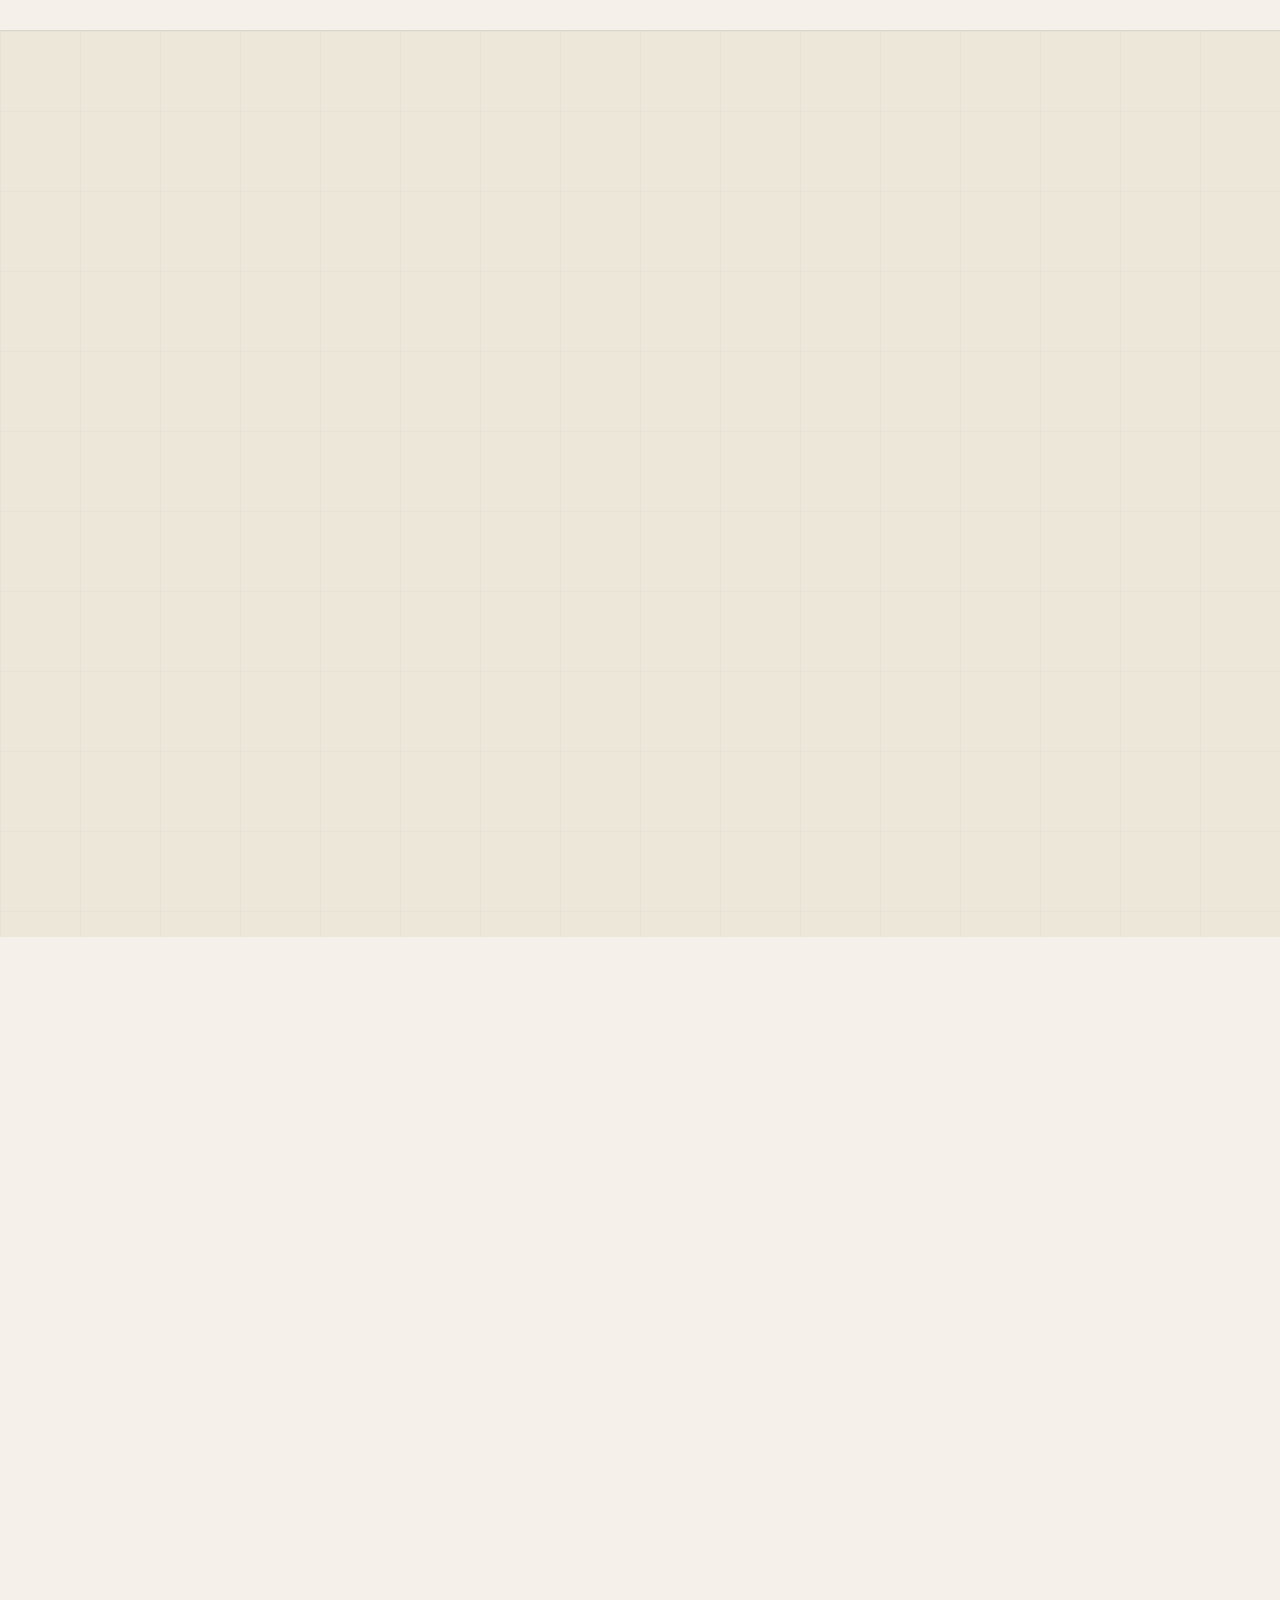
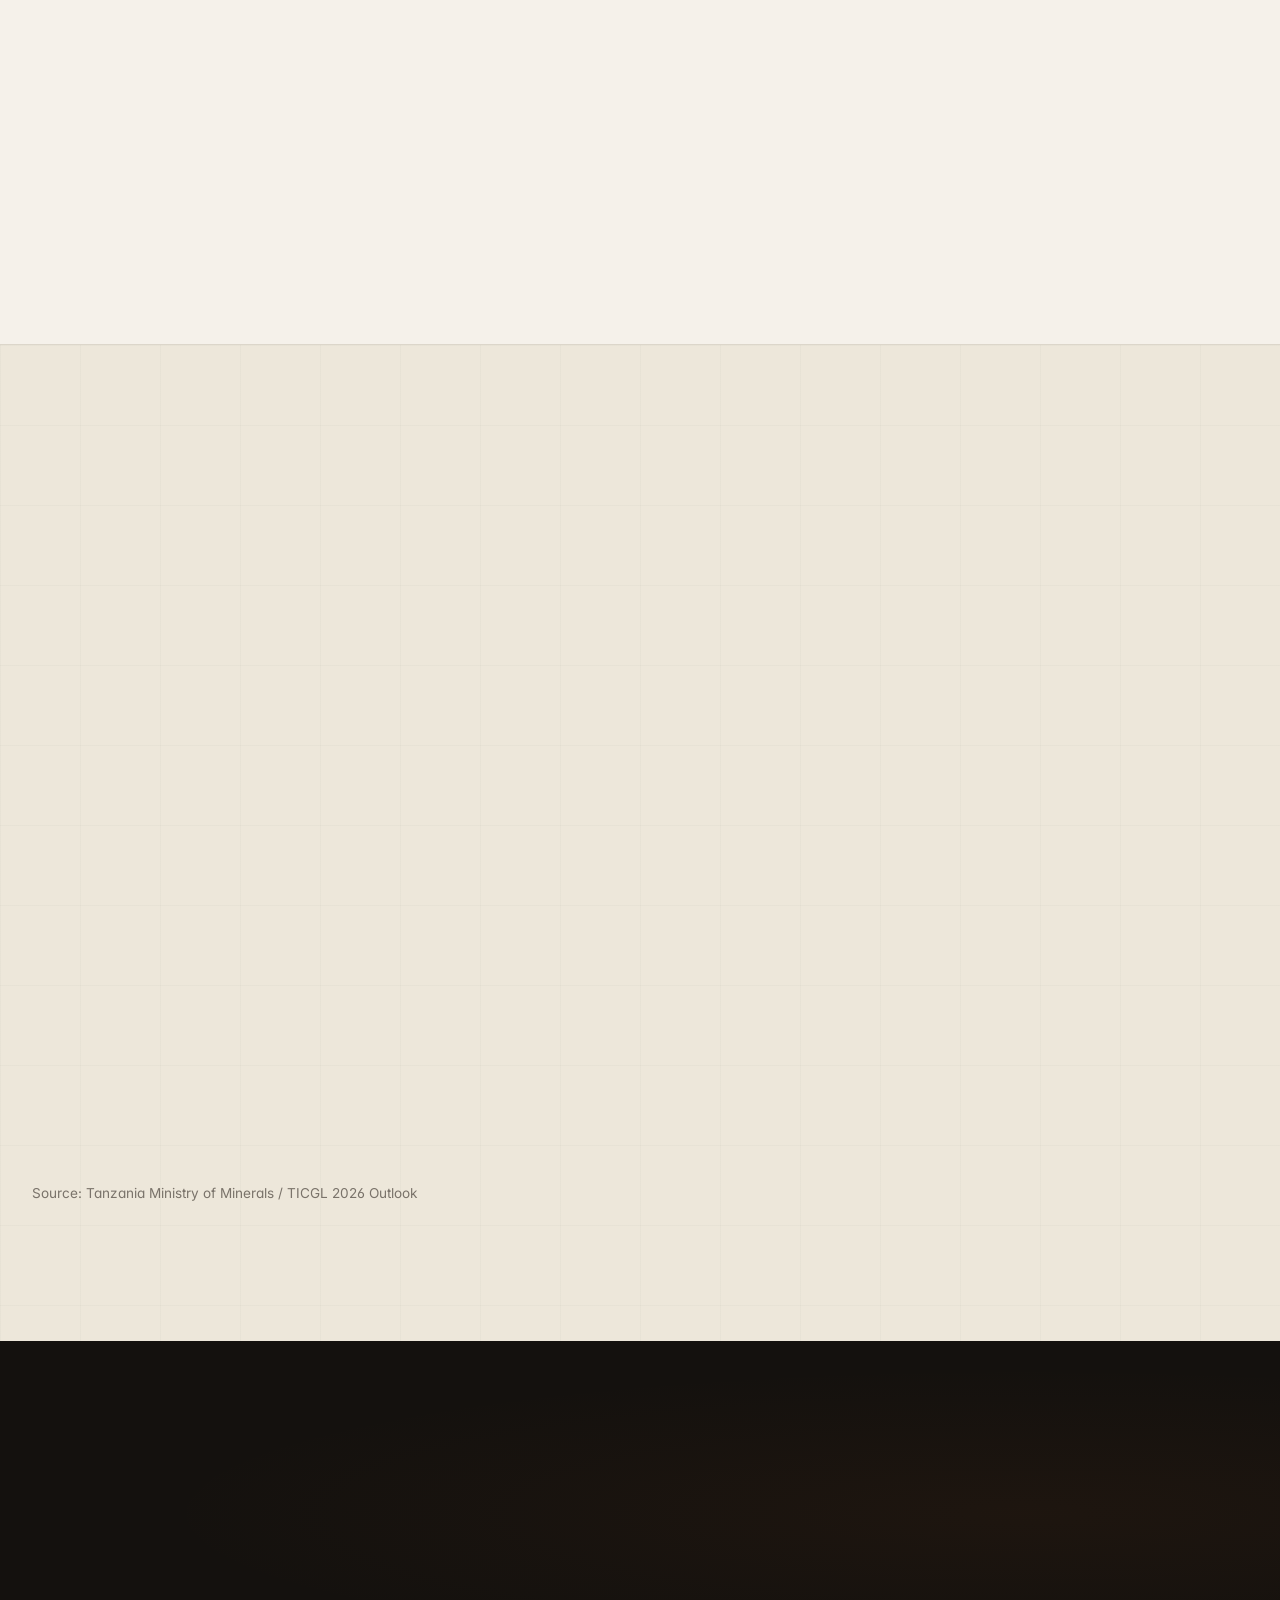
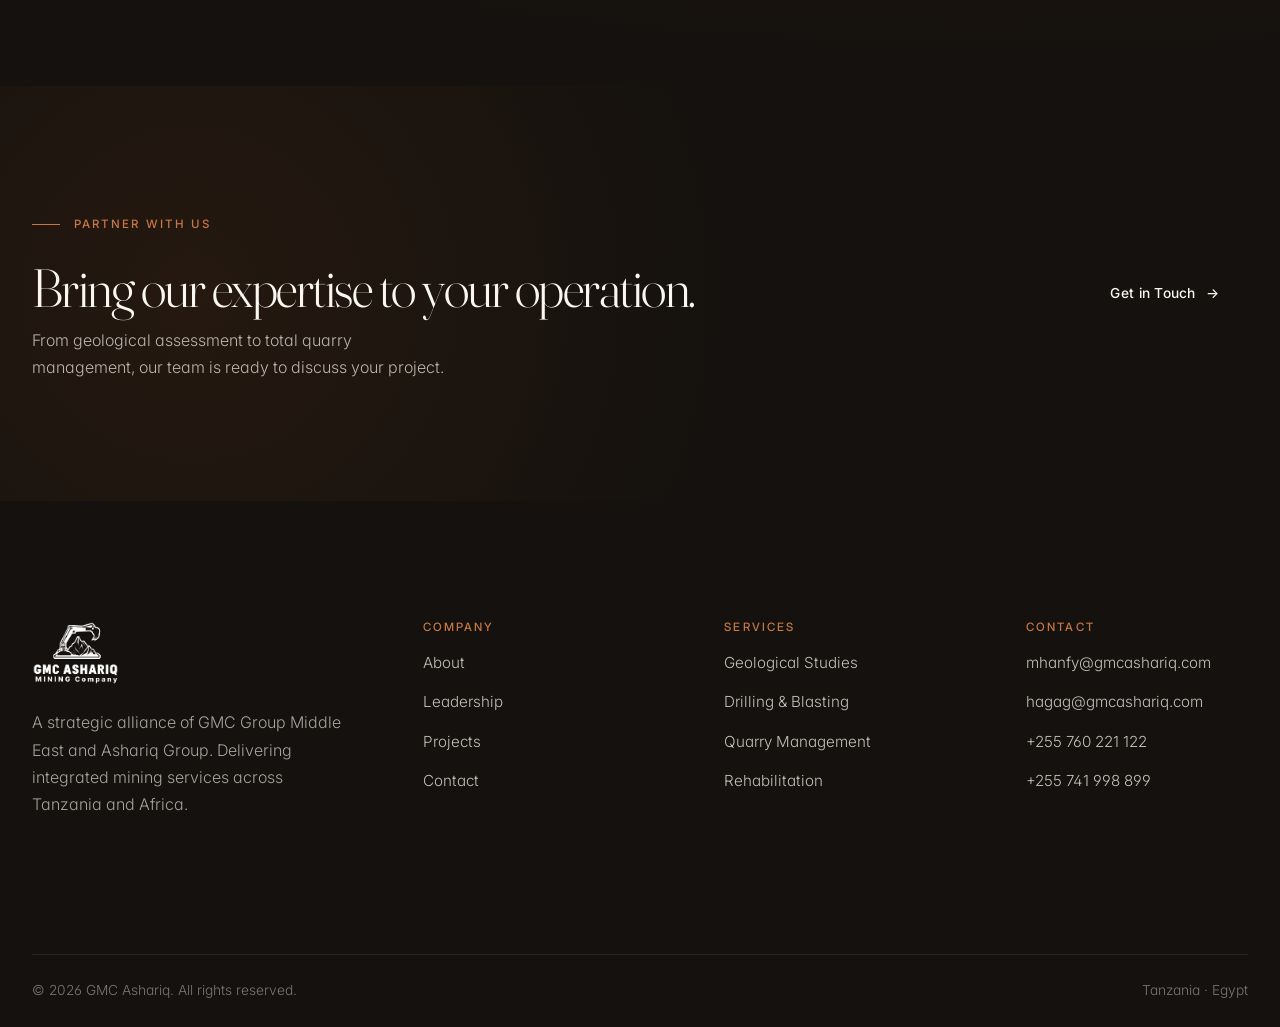
<file: about.html>
<!doctype html>
<html lang="en">
<head>
<meta charset="utf-8" />
<meta name="viewport" content="width=device-width, initial-scale=1" />
<title>About — GMC Ashariq</title>
<meta name="description" content="The strategic merger of GMC Group and Ashariq Group: 30 years of mining heritage now reshaping Tanzania's resource sector." />
<link rel="icon" type="image/png" sizes="32x32" href="assets/img/favicon-32.png">
<link rel="icon" type="image/png" sizes="64x64" href="assets/img/favicon.png">
<link rel="apple-touch-icon" sizes="180x180" href="assets/img/apple-touch-icon.png">
<link rel="preconnect" href="https://fonts.googleapis.com"><link rel="preconnect" href="https://fonts.gstatic.com" crossorigin>
<link href="https://fonts.googleapis.com/css2?family=Fraunces:ital,opsz,wght,SOFT,WONK@0,9..144,300..600,0..100,0..1;1,9..144,300..600,0..100,0..1&family=Inter:wght@300;400;500;600&display=swap" rel="stylesheet">
<link rel="stylesheet" href="assets/css/style.css" />
</head>
<body>

<header class="site-header">
  <div class="container nav-inner">
    <a href="index.html" class="brand" aria-label="GMC Ashariq Mining Company"><img src="assets/img/logo-light.png" alt="GMC Ashariq" class="brand-logo brand-logo-light" width="220" height="162" decoding="async" /><img src="assets/img/logo-dark.png" alt="" aria-hidden="true" class="brand-logo brand-logo-dark" width="220" height="162" decoding="async" /></a>
    <nav class="nav-links">
      <a href="index.html">Home</a>
      <a href="about.html" class="active">About</a>
      <a href="services.html">Services</a>
      <a href="projects.html">Projects</a>
      <a href="leadership.html">Leadership</a>
      <a href="contact.html">Contact</a>
    </nav>
    <a class="btn btn-ghost nav-cta" href="contact.html">Get in Touch</a>
    <button class="nav-toggle" aria-label="Menu"><span></span><span></span><span></span></button>
  </div>
</header>

<section class="page-hero">
  <div class="page-hero-bg" style="background-image:url('./assets/img/FutureLegacy.jpg');"></div>
  <div class="page-hero-overlay"></div>
  <div class="container page-hero-inner">
    <div class="crumbs"><a href="index.html">Home</a><span class="sep">/</span><span>About</span></div>
    <div class="eyebrow">Our Company</div>
    <h1>Built on legacy. <em style="font-style:italic; color:var(--gold-500);">Built for the future.</em></h1>
    <p class="lede">GMC Ashariq is a strategic alliance between GMC Group Middle East and Ashariq Group — uniting three decades of mining and industrial leadership across Egypt, the Middle East and Tanzania.</p>
  </div>
</section>

<!-- THE MERGER -->
<section class="section">
  <div class="container">
    <div class="split">
      <div class="reveal">
        <div class="eyebrow">The Strategic Merger</div>
        <h2>Two heritages. One operational vision.</h2>
        <div class="divider"></div>
        <p>The merger of GMC Group and Ashariq Group creates a premier mining entity for Tanzania &mdash; with the technical depth of an international cement-quarry operator and the on-the-ground expertise of a trusted Tanzanian commercial partner.</p>
        <p>The result is a single organisation capable of executing the full value chain: from initial geological assessment through extraction, processing, and rehabilitation, all to international engineering standards.</p>
      </div>
      <div class="split-img reveal delay-1">
        <img src="./assets/img/TwoHeritOneVision.jpg" alt="Mining operations" />
        <span class="accent"></span>
      </div>
    </div>
  </div>
</section>

<!-- PILLARS -->
<section class="section bg-navy-900 bg-pattern section-divider">
  <div class="container">
    <div class="section-header reveal">
      <div class="eyebrow">Why GMC Ashariq</div>
      <h2>Three pillars of competitive advantage.</h2>
    </div>
    <div class="grid grid-3">
      <div class="card reveal">
        <span class="card-num">01 / Heritage</span>
        <h3>30 Years of Expertise</h3>
        <p>Three decades of proven success in mining and industrial activities across the African continent &mdash; with a portfolio that includes work for LafargeHolcim, Suez Cement (Heidelberg), Egyptian Cement, El Sewedy and Orascom.</p>
      </div>
      <div class="card reveal delay-1">
        <span class="card-num">02 / Synergy</span>
        <h3>Global Standards, Local Insight</h3>
        <p>International best practice from the Middle East fused with deep-rooted local expertise in Tanzania &mdash; ensuring every project meets global engineering benchmarks while remaining commercially grounded in regional realities.</p>
      </div>
      <div class="card reveal delay-2">
        <span class="card-num">03 / Excellence</span>
        <h3>Operational Excellence</h3>
        <p>Strategic growth driven by technological innovation, rigorous geostatistics, modern blast monitoring (MDL, MREL) and a relentless focus on the quality and consistency of the materials we deliver.</p>
      </div>
    </div>
  </div>
</section>

<!-- VISION -->
<section class="section">
  <div class="container">
    <div class="split reverse">
      <div class="split-img reveal">
        <img src="./assets/img/Responsible2.jpg" alt="Quarry landscape at sunset" />
        <span class="accent"></span>
      </div>
      <div class="reveal delay-1">
        <div class="eyebrow">Our Vision</div>
        <h2>A model for responsible mining.</h2>
        <div class="divider"></div>
        <p>GMC Ashariq stands at the forefront of a transformative journey in Tanzania's mining sector. By integrating sustainable practices and technological advancement, we strive to enhance economic contribution while ensuring environmental stewardship.</p>
        <p>Our vision is to create a mining model that not only drives profitability but also fosters community engagement and ecological responsibility &mdash; setting a benchmark for future operations across the continent.</p>
        <ul class="feature-list" style="margin-top: var(--space-5);">
          <li><div><div class="title">Sustainable Innovation</div><p>Integrating cutting-edge practices and technological advancement to drive efficiency at every operational stage.</p></div></li>
          <li><div><div class="title">Economic Impact</div><p>Enhancing national contributions while ensuring rigorous environmental stewardship.</p></div></li>
          <li><div><div class="title">Global Benchmarking</div><p>Creating a model for mining that prioritises community engagement and ecological integrity.</p></div></li>
        </ul>
      </div>
    </div>
  </div>
</section>

<!-- TANZANIA CONTEXT -->
<section class="section bg-navy-900 bg-pattern section-divider">
  <div class="container">
    <div class="section-header left reveal">
      <div class="eyebrow">Tanzania's Mining Landscape</div>
      <h2>An exceptional moment for African resources.</h2>
      <p>Tanzania's mining sector has surpassed government targets ahead of schedule — and now sits at the heart of one of the most ambitious resource development programmes on the continent.</p>
    </div>
    <div class="grid grid-3">
      <div class="card reveal">
        <span class="card-num">Economic Powerhouse</span>
        <h3>10.1% of GDP</h3>
        <p>Mining sector contribution to GDP reached 10.1% in 2024 &mdash; surpassing the 2025 target ahead of schedule.</p>
      </div>
      <div class="card reveal delay-1">
        <span class="card-num">Vision 2025 &amp; Beyond</span>
        <h3>16% &rarr; 50%</h3>
        <p>Government focus on value addition and local content aims to increase mineral revenue contribution from 16% to 50%.</p>
      </div>
      <div class="card reveal delay-2">
        <span class="card-num">Exploration Expansion</span>
        <h3>50% by 2030</h3>
        <p>Tanzania's ambitious goal is to expand mineral exploration coverage to 50% of the country's landmass by 2030.</p>
      </div>
    </div>
    <p class="text-mute" style="margin-top: var(--space-6); font-size: 0.85rem;">Source: Tanzania Ministry of Minerals / TICGL 2026 Outlook</p>
  </div>
</section>

<!-- STATS -->
<section class="stats">
  <div class="container-wide">
    <div class="stats-grid">
      <div class="stat-item reveal"><div class="num"><span data-count="30" data-suffix="+">30+</span></div><div class="label">Years of expertise</div></div>
      <div class="stat-item reveal delay-1"><div class="num"><span data-count="10" data-suffix="M+">10M+</span></div><div class="label">Tons produced annually</div></div>
      <div class="stat-item reveal delay-2"><div class="num"><span data-count="8">8</span></div><div class="label">Core service disciplines</div></div>
      <div class="stat-item reveal delay-3"><div class="num"><span data-count="2">2</span></div><div class="label">Countries of operation</div></div>
    </div>
  </div>
</section>

<!-- CTA -->
<section class="cta-strip">
  <div class="container cta-strip-inner">
    <div class="reveal">
      <div class="eyebrow">Partner with us</div>
      <h2>Bring our expertise to your operation.</h2>
      <p>From geological assessment to total quarry management, our team is ready to discuss your project.</p>
    </div>
    <a class="btn btn-primary reveal delay-1" href="contact.html">Get in Touch <span aria-hidden="true">&rarr;</span></a>
  </div>
</section>

<footer class="site-footer">
  <div class="container">
    <div class="footer-grid">
      <div class="footer-brand">
        <a href="index.html" class="brand" aria-label="GMC Ashariq Mining Company"><img src="assets/img/logo-light.png" alt="GMC Ashariq" class="brand-logo brand-logo-light" width="220" height="162" decoding="async" /><img src="assets/img/logo-dark.png" alt="" aria-hidden="true" class="brand-logo brand-logo-dark" width="220" height="162" decoding="async" /></a>
        <p>A strategic alliance of GMC Group Middle East and Ashariq Group. Delivering integrated mining services across Tanzania and Africa.</p>
      </div>
      <div class="footer-col"><h5>Company</h5><ul><li><a href="about.html">About</a></li><li><a href="leadership.html">Leadership</a></li><li><a href="projects.html">Projects</a></li><li><a href="contact.html">Contact</a></li></ul></div>
      <div class="footer-col"><h5>Services</h5><ul><li><a href="services.html#geological">Geological Studies</a></li><li><a href="services.html#drilling">Drilling &amp; Blasting</a></li><li><a href="services.html#quarry">Quarry Management</a></li><li><a href="services.html#rehab">Rehabilitation</a></li></ul></div>
      <div class="footer-col"><h5>Contact</h5><ul><li><a href="mailto:mhanfy@gmcashariq.com">mhanfy@gmcashariq.com</a></li><li><a href="mailto:hagag@gmcashariq.com">hagag@gmcashariq.com</a></li><li><a href="tel:+255760221122">+255 760 221 122</a></li><li><a href="tel:+255741998899">+255 741 998 899</a></li></ul></div>
    </div>
    <div class="footer-base"><span>&copy; 2026 GMC Ashariq. All rights reserved.</span><span>Tanzania &middot; Egypt</span></div>
  </div>
</footer>

<script src="assets/js/main.js"></script>
</body>
</html>
</file>
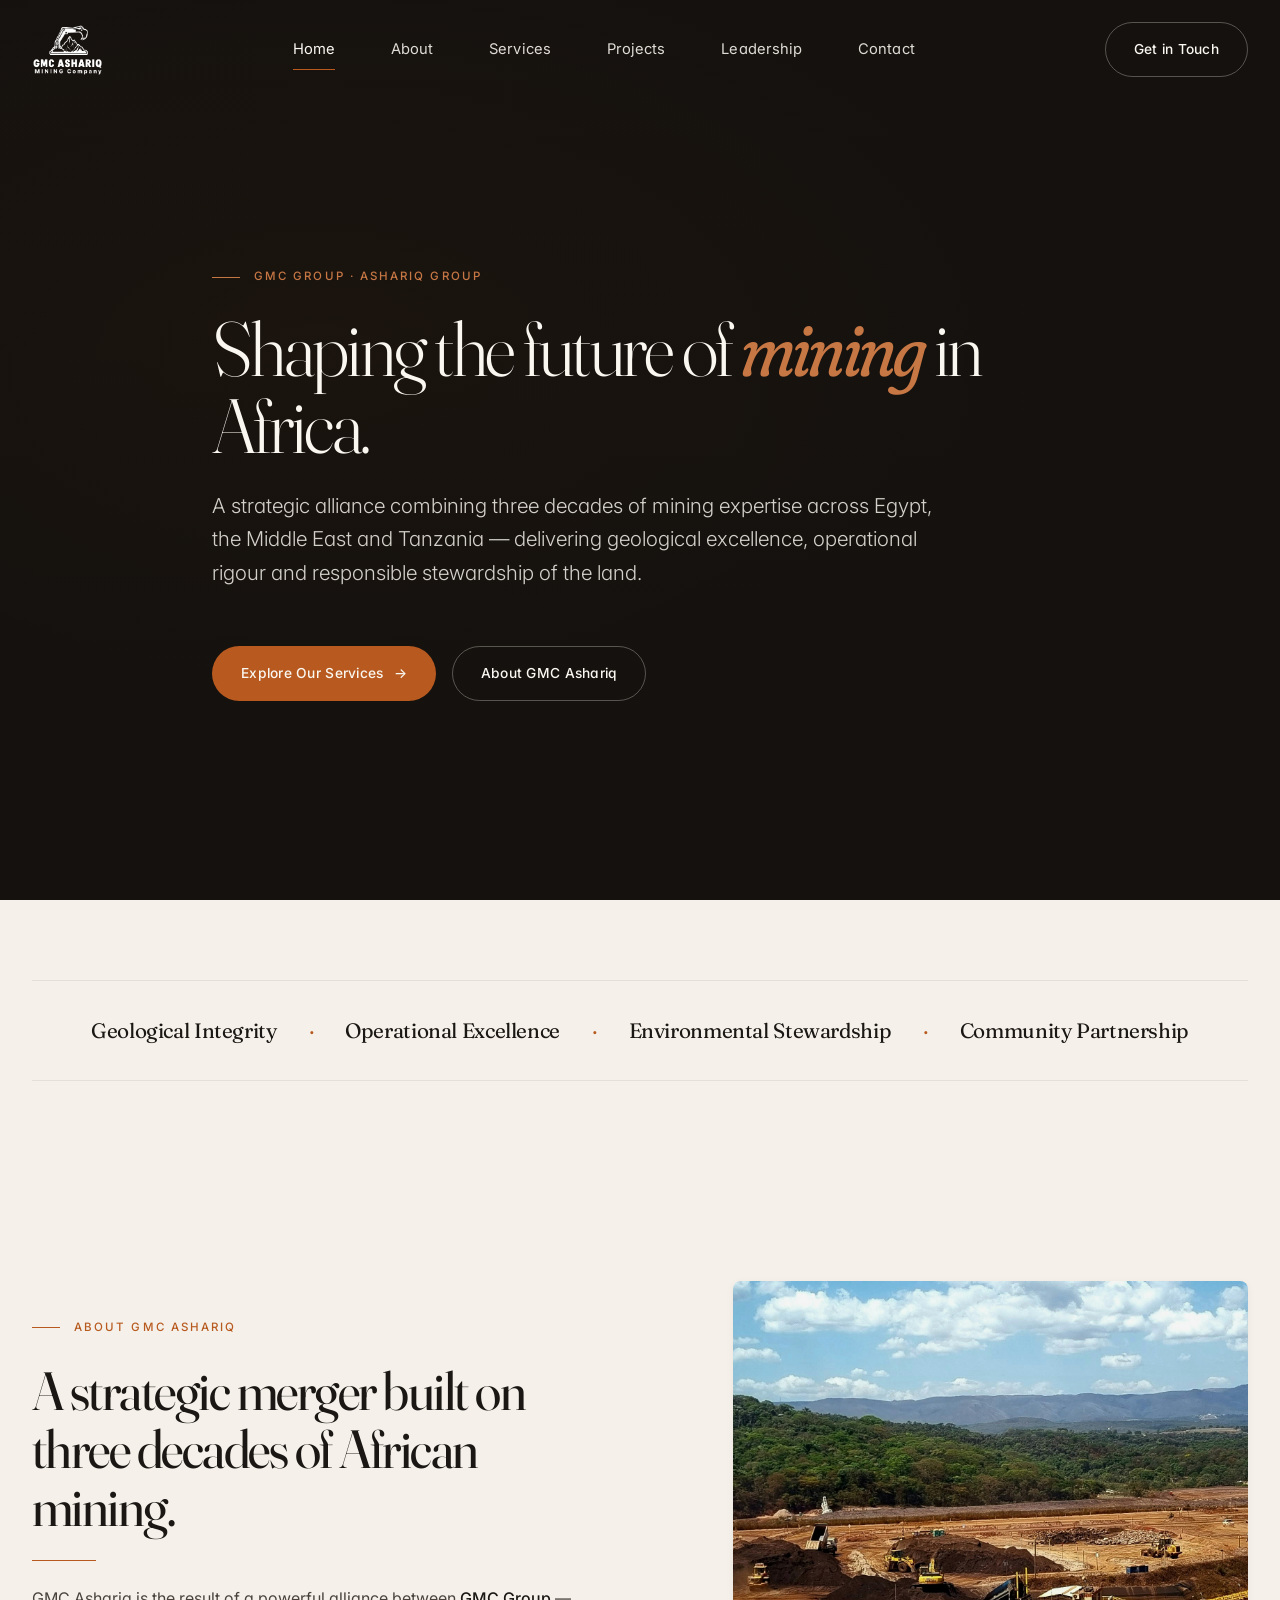
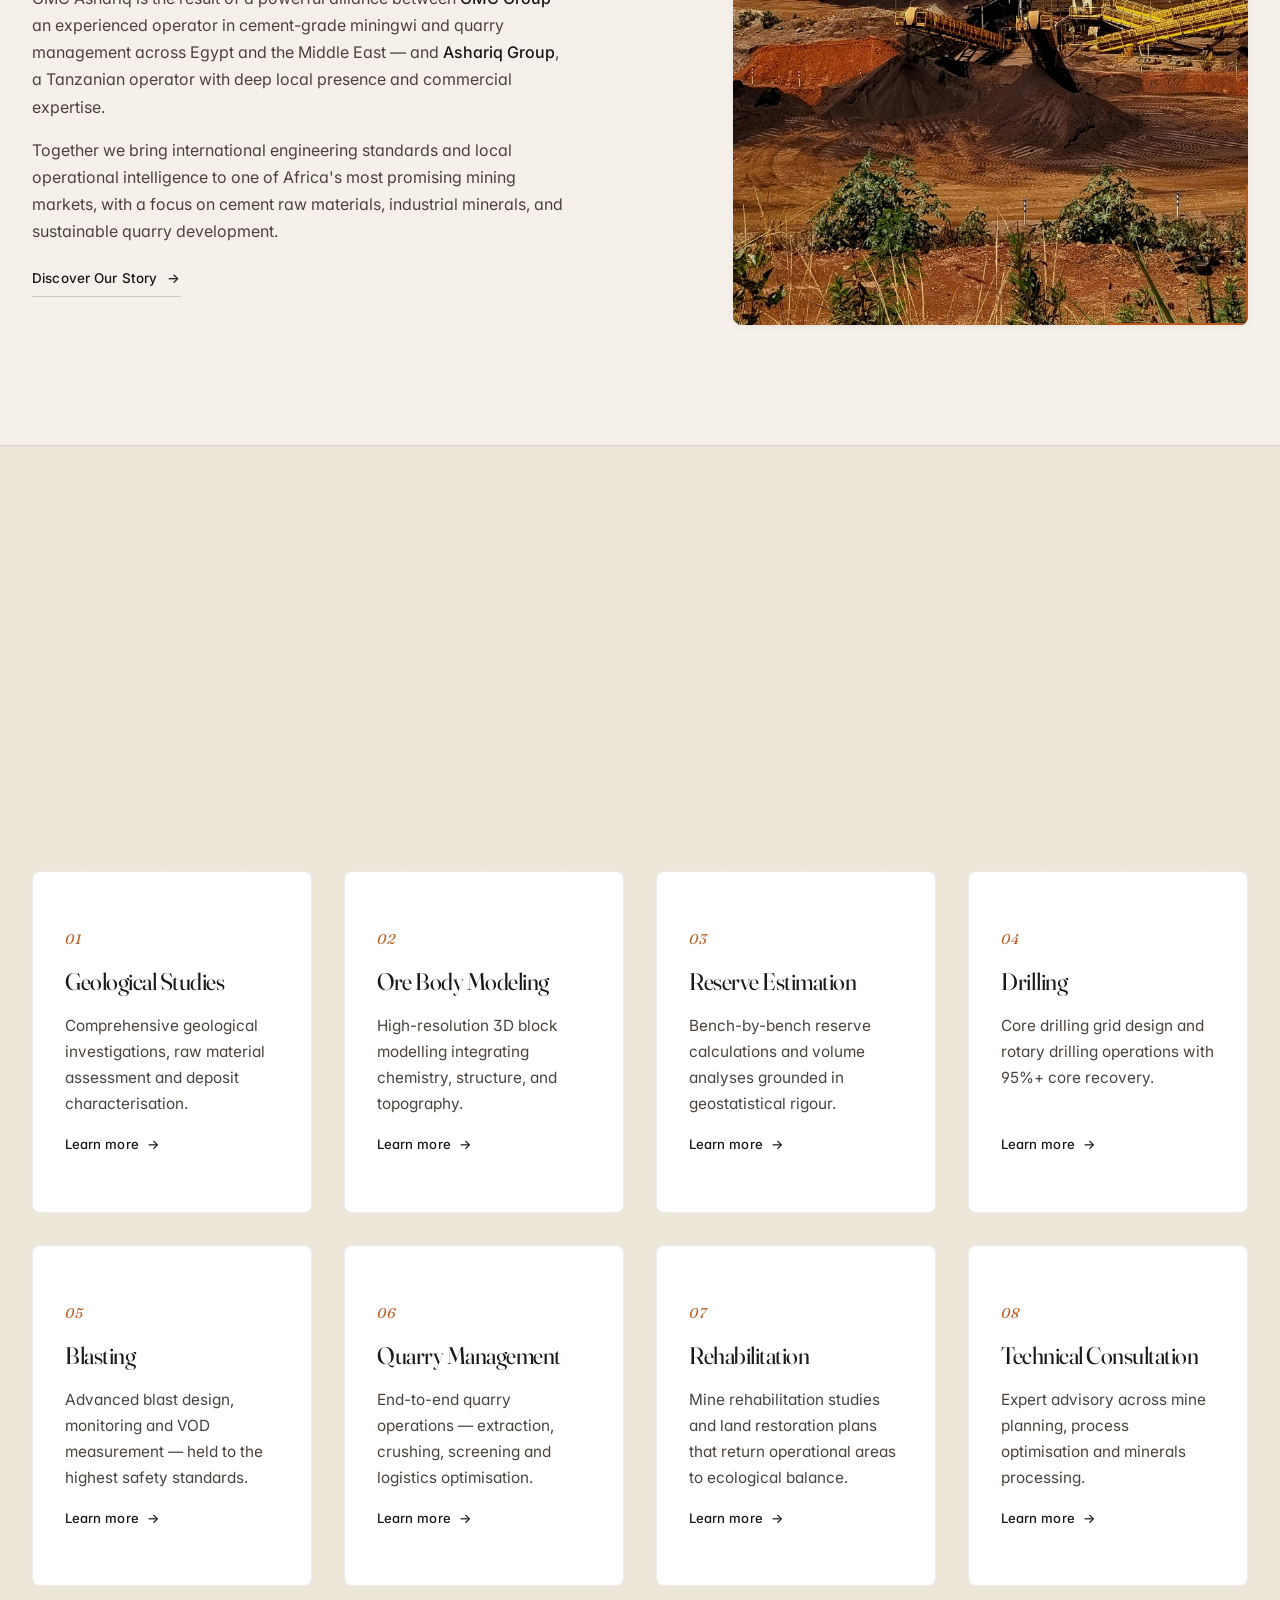
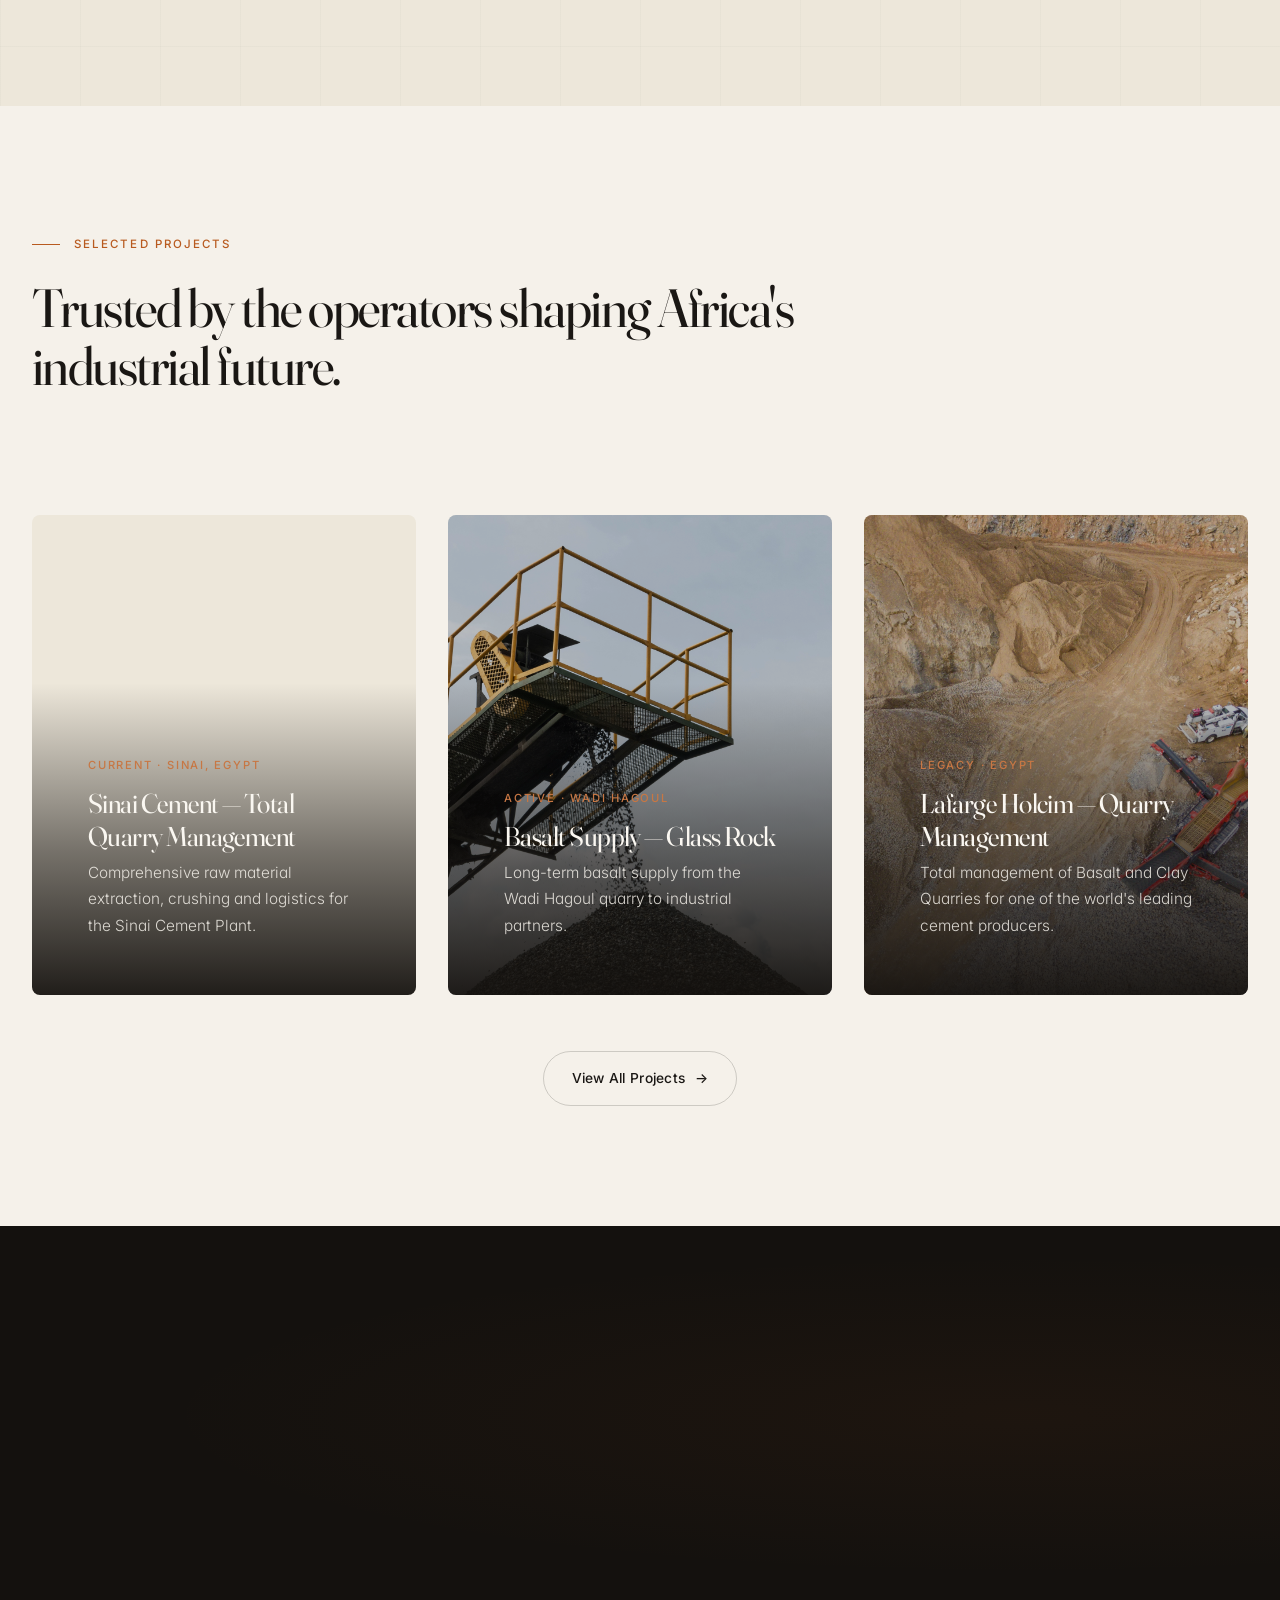
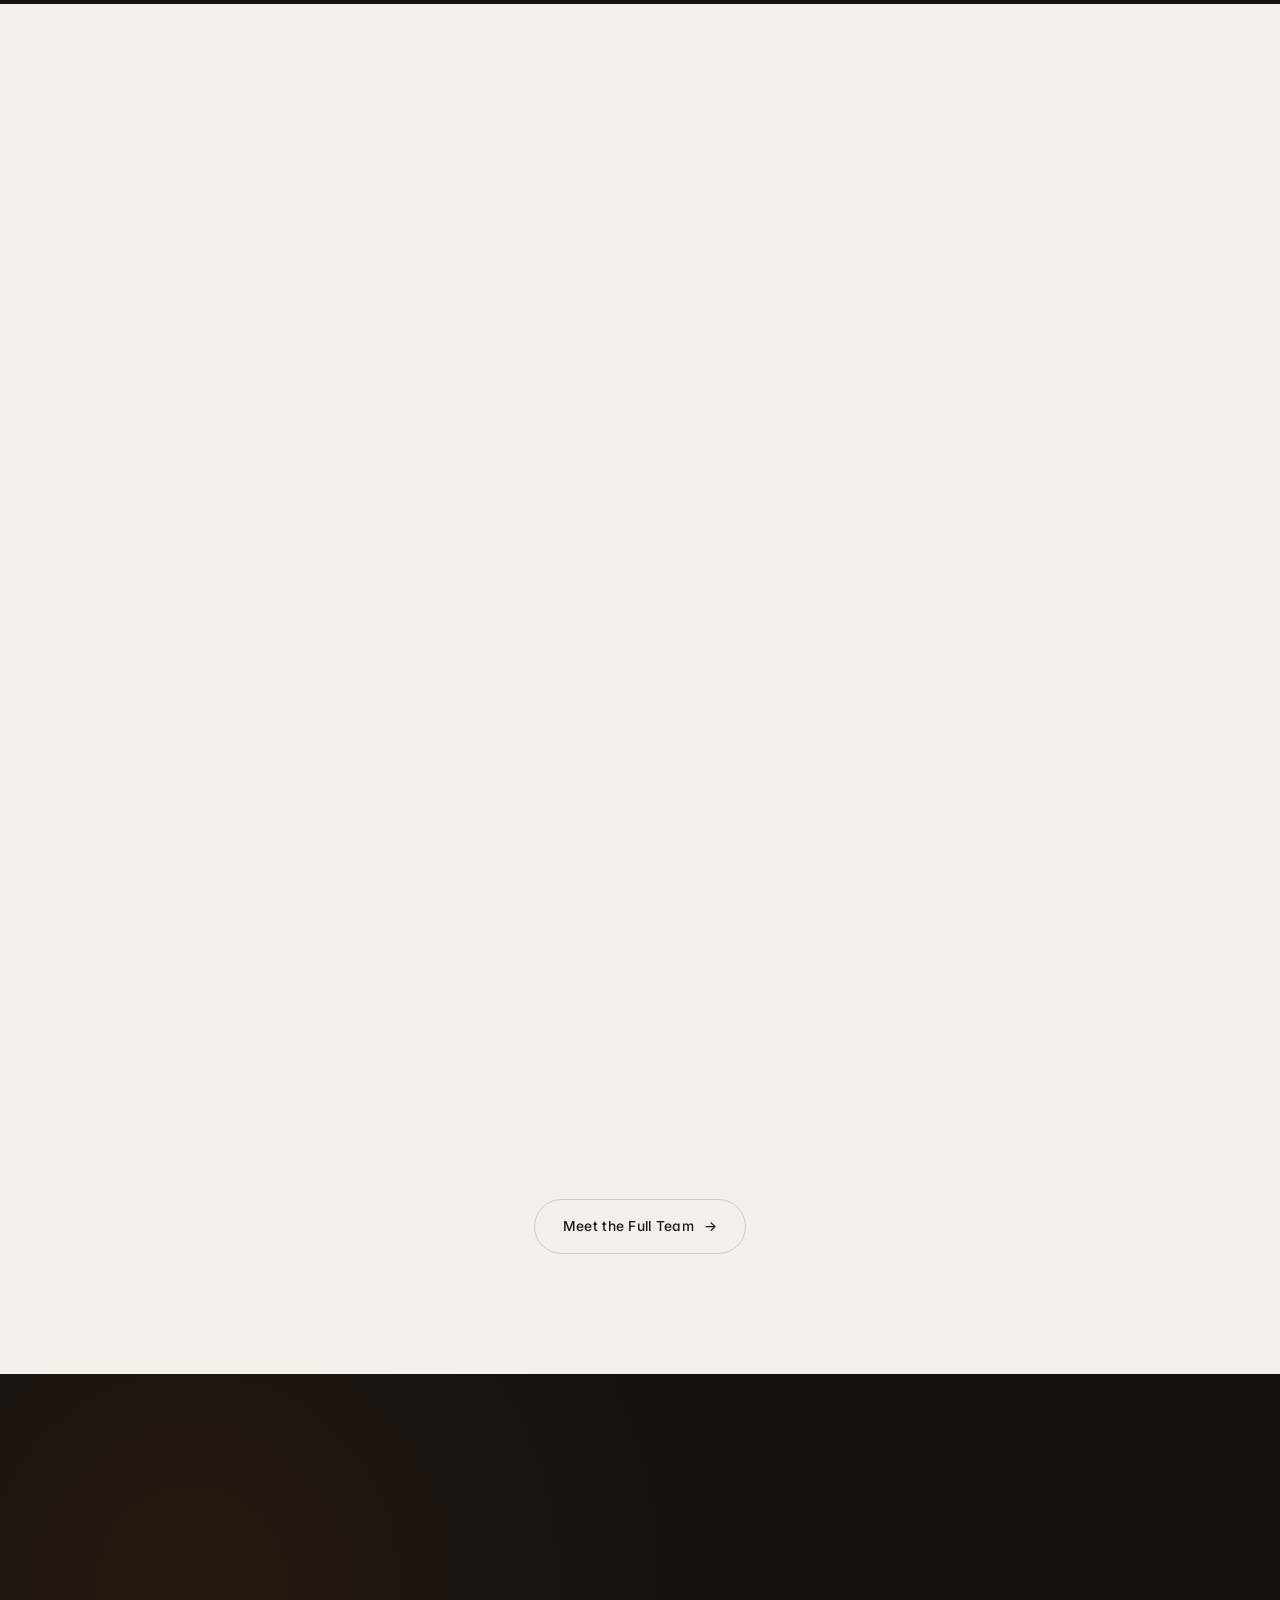
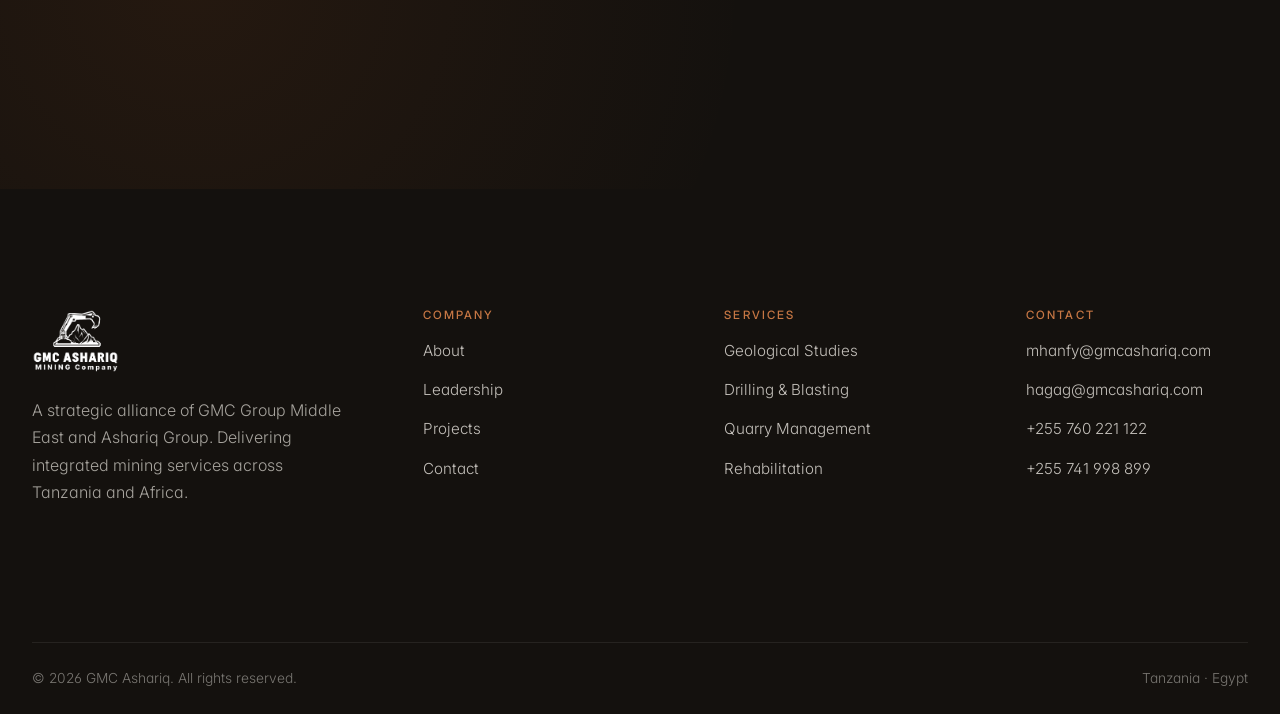
<file: index-theme2.html>
<!doctype html>
<html lang="en">
<head>
<meta charset="utf-8" />
<meta name="viewport" content="width=device-width, initial-scale=1" />
<title>GMC Ashariq — Premier Mining & Industrial Services in Tanzania</title>
<meta name="description" content="A strategic alliance of GMC Group and Ashariq Group — 30 years of mining expertise driving Tanzania's sustainable resource future." />
<link rel="icon" type="image/png" sizes="32x32" href="assets/img/favicon-32.png">
<link rel="icon" type="image/png" sizes="64x64" href="assets/img/favicon.png">
<link rel="apple-touch-icon" sizes="180x180" href="assets/img/apple-touch-icon.png">
<link rel="preconnect" href="https://fonts.googleapis.com">
<link rel="preconnect" href="https://fonts.gstatic.com" crossorigin>
<link href="https://fonts.googleapis.com/css2?family=Fraunces:ital,opsz,wght,SOFT,WONK@0,9..144,300..600,0..100,0..1;1,9..144,300..600,0..100,0..1&family=Inter:wght@300;400;500;600&display=swap" rel="stylesheet">
<link rel="stylesheet" href="assets/css/style-theme2.css" />
</head>
<body>

<!-- HEADER -->
<header class="site-header">
  <div class="container nav-inner">
    <a href="index-theme2.html" class="brand" aria-label="GMC Ashariq Mining Company"><img src="assets/img/logo-light.png" alt="GMC Ashariq" class="brand-logo brand-logo-light" width="220" height="162" decoding="async" /><img src="assets/img/logo-dark.png" alt="" aria-hidden="true" class="brand-logo brand-logo-dark" width="220" height="162" decoding="async" /></a>
    <nav class="nav-links">
      <a href="index-theme2.html" class="active">Home</a>
      <a href="about-theme2.html">About</a>
      <a href="services-theme2.html">Services</a>
      <a href="projects-theme2.html">Projects</a>
      <a href="leadership-theme2.html">Leadership</a>
      <a href="contact-theme2.html">Contact</a>
    </nav>
    <a class="btn btn-ghost nav-cta" href="contact-theme2.html">Get in Touch</a>
    <button class="nav-toggle" aria-label="Menu"><span></span><span></span><span></span></button>
  </div>
</header>

<!-- HERO -->
<section class="hero">
  <div class="hero-bg" style="background-image:url('');"></div>
  <div class="hero-overlay"></div>
  <div class="container hero-inner">
    <div class="eyebrow reveal">GMC Group &middot; Ashariq Group</div>
    <h1 class="reveal delay-1">Shaping the future of <span class="gold">mining</span> in Africa.</h1>
    <p class="lede reveal delay-2">A strategic alliance combining three decades of mining expertise across Egypt, the Middle East and Tanzania — delivering geological excellence, operational rigour and responsible stewardship of the land.</p>
    <div class="hero-actions reveal delay-3">
      <a class="btn btn-primary" href="services-theme2.html">Explore Our Services <span aria-hidden="true">&rarr;</span></a>
      <a class="btn btn-ghost" href="about-theme2.html">About GMC Ashariq</a>
    </div>
    <!-- <div class="hero-meta">
      <div class="hero-meta-item"><span class="label">Founded</span><span class="value">2024</span></div>
      <div class="hero-meta-item"><span class="label">Combined Expertise</span><span class="value">30 Years</span></div>
      <div class="hero-meta-item"><span class="label">Annual Production</span><span class="value">10M+ Tons</span></div>
      <div class="hero-meta-item"><span class="label">Headquarters</span><span class="value">Tanzania &middot; Egypt</span></div>
    </div> -->
  </div>
</section>

<!-- VALUES BAR -->
<section class="section-tight">
  <div class="container">
    <div class="values-bar reveal">
      <span>Geological Integrity</span><span class="dot">&middot;</span>
      <span>Operational Excellence</span><span class="dot">&middot;</span>
      <span>Environmental Stewardship</span><span class="dot">&middot;</span>
      <span>Community Partnership</span>
    </div>
  </div>
</section>

<!-- ABOUT PREVIEW -->
<section class="section">
  <div class="container">
    <div class="split">
      <div class="reveal">
        <div class="eyebrow">About GMC Ashariq</div>
        <h2>A strategic merger built on three decades of African mining.</h2>
        <div class="divider"></div>
        <p>GMC Ashariq is the result of a powerful alliance between <strong>GMC Group</strong> &mdash; an experienced operator in cement-grade miningwi and quarry management across Egypt and the Middle East &mdash; and <strong>Ashariq Group</strong>, a Tanzanian operator with deep local presence and commercial expertise.</p>
        <p>Together we bring international engineering standards and local operational intelligence to one of Africa's most promising mining markets, with a focus on cement raw materials, industrial minerals, and sustainable quarry development.</p>
        <a href="about-theme2.html" class="btn-link">Discover Our Story <span class="arrow">&rarr;</span></a>
      </div>
      <div class="split-img reveal delay-2">
        <img src="./assets/img/AfricanMining.jpg" alt="Industrial mining site" />
        <span class="accent"></span>
      </div>
    </div>
  </div>
</section>

<!-- SERVICES -->
<section class="section section-divider bg-navy-900 bg-pattern">
  <div class="container">
    <div class="section-header left reveal">
      <div class="eyebrow">What we do</div>
      <h2>Eight disciplines. <em style="font-style:italic; color:var(--gold-500); font-weight:400;">One integrated operation.</em></h2>
      <p>From first geological survey to final land rehabilitation, GMC Ashariq operates the complete mining value chain under one engineering culture.</p>
    </div>

    <div class="grid grid-4">
      <a href="services-theme2.html#geological" class="service-card reveal">
        <span class="num">01</span>
        <h3>Geological Studies</h3>
        <p>Comprehensive geological investigations, raw material assessment and deposit characterisation.</p>
        <span class="more">Learn more <span aria-hidden="true">&rarr;</span></span>
      </a>
      <a href="services-theme2.html#modeling" class="service-card reveal delay-1">
        <span class="num">02</span>
        <h3>Ore Body Modeling</h3>
        <p>High-resolution 3D block modelling integrating chemistry, structure, and topography.</p>
        <span class="more">Learn more <span aria-hidden="true">&rarr;</span></span>
      </a>
      <a href="services-theme2.html#reserve" class="service-card reveal delay-2">
        <span class="num">03</span>
        <h3>Reserve Estimation</h3>
        <p>Bench-by-bench reserve calculations and volume analyses grounded in geostatistical rigour.</p>
        <span class="more">Learn more <span aria-hidden="true">&rarr;</span></span>
      </a>
      <a href="services-theme2.html#drilling" class="service-card reveal delay-3">
        <span class="num">04</span>
        <h3>Drilling</h3>
        <p>Core drilling grid design and rotary drilling operations with 95%+ core recovery.</p>
        <span class="more">Learn more <span aria-hidden="true">&rarr;</span></span>
      </a>
      <a href="services-theme2.html#blasting" class="service-card reveal">
        <span class="num">05</span>
        <h3>Blasting</h3>
        <p>Advanced blast design, monitoring and VOD measurement &mdash; held to the highest safety standards.</p>
        <span class="more">Learn more <span aria-hidden="true">&rarr;</span></span>
      </a>
      <a href="services-theme2.html#quarry" class="service-card reveal delay-1">
        <span class="num">06</span>
        <h3>Quarry Management</h3>
        <p>End-to-end quarry operations &mdash; extraction, crushing, screening and logistics optimisation.</p>
        <span class="more">Learn more <span aria-hidden="true">&rarr;</span></span>
      </a>
      <a href="services-theme2.html#rehab" class="service-card reveal delay-2">
        <span class="num">07</span>
        <h3>Rehabilitation</h3>
        <p>Mine rehabilitation studies and land restoration plans that return operational areas to ecological balance.</p>
        <span class="more">Learn more <span aria-hidden="true">&rarr;</span></span>
      </a>
      <a href="services-theme2.html#consulting" class="service-card reveal delay-3">
        <span class="num">08</span>
        <h3>Technical Consultation</h3>
        <p>Expert advisory across mine planning, process optimisation and minerals processing.</p>
        <span class="more">Learn more <span aria-hidden="true">&rarr;</span></span>
      </a>
    </div>
  </div>
</section>

<!-- PROJECTS -->
<section class="section">
  <div class="container">
    <div class="section-header left reveal">
      <div class="eyebrow">Selected Projects</div>
      <h2>Trusted by the operators shaping Africa's industrial future.</h2>
    </div>
    <div class="grid grid-3">
      <a href="projects-theme2.html" class="project-tile reveal">
        <div class="img" style="background-image:url('https://images.unsplash.com/photo-1517089596392-fb9a9033e05b?auto=format&fit=crop&w=1400&q=80');"></div>
        <div class="overlay"></div>
        <div class="meta">
          <span class="tag">Current &middot; Sinai, Egypt</span>
          <h3>Sinai Cement &mdash; Total Quarry Management</h3>
          <p>Comprehensive raw material extraction, crushing and logistics for the Sinai Cement Plant.</p>
        </div>
      </a>
      <a href="projects-theme2.html" class="project-tile reveal delay-1">
        <div class="img" style="background-image:url('./assets//img/BasaltSupply.jpg');"></div>
        <div class="overlay"></div>
        <div class="meta">
          <span class="tag">Active &middot; Wadi Hagoul</span>
          <h3>Basalt Supply &mdash; Glass Rock</h3>
          <p>Long-term basalt supply from the Wadi Hagoul quarry to industrial partners.</p>
        </div>
      </a>
      <a href="projects-theme2.html" class="project-tile reveal delay-2">
        <div class="img" style="background-image:url('./assets//img/Lafarge.jpg');"></div>
        <div class="overlay"></div>
        <div class="meta">
          <span class="tag">Legacy &middot; Egypt</span>
          <h3>Lafarge Holcim &mdash; Quarry Management</h3>
          <p>Total management of Basalt and Clay Quarries for one of the world's leading cement producers.</p>
        </div>
      </a>
    </div>
    <div class="center" style="margin-top: var(--space-7);">
      <a class="btn btn-ghost" href="projects-theme2.html">View All Projects <span aria-hidden="true">&rarr;</span></a>
    </div>
  </div>
</section>

<!-- STATISTICS -->
<section class="stats">
  <div class="container-wide">
    <div class="stats-grid">
      <div class="stat-item reveal">
        <div class="num"><span data-count="30" data-suffix="+">30</span></div>
        <div class="label">Years of expertise</div>
        <div class="sub">Across the African continent</div>
      </div>
      <div class="stat-item reveal delay-1">
        <div class="num"><span data-count="10" data-suffix="M+">10M+</span></div>
        <div class="label">Tons produced annually</div>
        <div class="sub">Across active operations</div>
      </div>
      <div class="stat-item reveal delay-2">
        <div class="num"><span data-count="10.1" data-suffix="%" data-decimals="1">10.1%</span></div>
        <div class="label">Tanzania mining GDP, 2024</div>
        <div class="sub">Sector surpassing 2025 target</div>
      </div>
      <div class="stat-item reveal delay-3">
        <div class="num"><span data-count="95" data-suffix="%">95%</span></div>
        <div class="label">Core recovery standard</div>
        <div class="sub">On all drilling programmes</div>
      </div>
    </div>
  </div>
</section>

<!-- LEADERSHIP PREVIEW -->
<section class="section">
  <div class="container">
    <div class="section-header reveal">
      <div class="eyebrow">Leadership</div>
      <h2>Directed by veterans of <em style="font-style:italic; color:var(--gold-500); font-weight:400;">global mining.</em></h2>
      <p>A leadership team with combined experience across LafargeHolcim, Heidelberg, GSK, and Africa's largest cement operators.</p>
    </div>
    <div class="grid grid-3">
      <div class="leader-card reveal">
        <div class="leader-avatar">MH</div>
        <div class="leader-role">Chairman &middot; Co-Founder</div>
        <h3 class="leader-name">Eng. Mohamed Hosney</h3>
        <p class="leader-bio">Two decades of international experience leading geology, raw material sourcing and mining operations for global cement producers across the Middle East and Africa.</p>
      </div>
      <div class="leader-card reveal delay-1">
        <div class="leader-avatar">R</div>
        <div class="leader-role">CEO &middot; Co-Founder</div>
        <h3 class="leader-name">Mr. Rashed</h3>
        <p class="leader-bio">CEO of ASHARIQ Company since 2010. Former CEO of ICMI. Expert in P&amp;L leadership, strategic planning and commercial operations across the mining sector.</p>
      </div>
      <div class="leader-card reveal delay-2">
        <div class="leader-avatar">AA</div>
        <div class="leader-role">Vice President</div>
        <h3 class="leader-name">Eng. Ayman Abdelaal</h3>
        <p class="leader-bio">Over 34 years in cement and heavy building materials. Expert in exploration, process optimisation and operational strategy. With GMC since 2016.</p>
      </div>
    </div>
    <div class="center" style="margin-top: var(--space-7);">
      <a class="btn btn-ghost" href="leadership-theme2.html">Meet the Full Team <span aria-hidden="true">&rarr;</span></a>
    </div>
  </div>
</section>

<!-- CTA STRIP -->
<section class="cta-strip">
  <div class="container cta-strip-inner">
    <div class="reveal">
      <div class="eyebrow">Get in touch</div>
      <h2>Ready to discuss your project?</h2>
      <p>From geological survey to total quarry management &mdash; talk to our engineering team about your operation.</p>
    </div>
    <a class="btn btn-primary reveal delay-1" href="contact-theme2.html">Contact GMC Ashariq <span aria-hidden="true">&rarr;</span></a>
  </div>
</section>

<!-- FOOTER -->
<footer class="site-footer">
  <div class="container">
    <div class="footer-grid">
      <div class="footer-brand">
        <a href="index-theme2.html" class="brand" aria-label="GMC Ashariq Mining Company"><img src="assets/img/logo-light.png" alt="GMC Ashariq" class="brand-logo brand-logo-light" width="220" height="162" decoding="async" /><img src="assets/img/logo-dark.png" alt="" aria-hidden="true" class="brand-logo brand-logo-dark" width="220" height="162" decoding="async" /></a>
        <p>A strategic alliance of GMC Group Middle East and Ashariq Group. Delivering integrated mining services across Tanzania and Africa.</p>
      </div>
      <div class="footer-col">
        <h5>Company</h5>
        <ul>
          <li><a href="about-theme2.html">About</a></li>
          <li><a href="leadership-theme2.html">Leadership</a></li>
          <li><a href="projects-theme2.html">Projects</a></li>
          <li><a href="contact-theme2.html">Contact</a></li>
        </ul>
      </div>
      <div class="footer-col">
        <h5>Services</h5>
        <ul>
          <li><a href="services-theme2.html#geological">Geological Studies</a></li>
          <li><a href="services-theme2.html#drilling">Drilling &amp; Blasting</a></li>
          <li><a href="services-theme2.html#quarry">Quarry Management</a></li>
          <li><a href="services-theme2.html#rehab">Rehabilitation</a></li>
        </ul>
      </div>
      <div class="footer-col">
        <h5>Contact</h5>
        <ul>
          <li><a href="mailto:mhanfy@gmcashariq.com">mhanfy@gmcashariq.com</a></li>
          <li><a href="mailto:hagag@gmcashariq.com">hagag@gmcashariq.com</a></li>
          <li><a href="tel:+255760221122">+255 760 221 122</a></li>
          <li><a href="tel:+255741998899">+255 741 998 899</a></li>
        </ul>
      </div>
    </div>
    <div class="footer-base">
      <span>&copy; 2026 GMC Ashariq. All rights reserved.</span>
      <span>Tanzania &middot; Egypt</span>
    </div>
  </div>
</footer>

<script src="assets/js/main.js"></script>
</bo
</file>
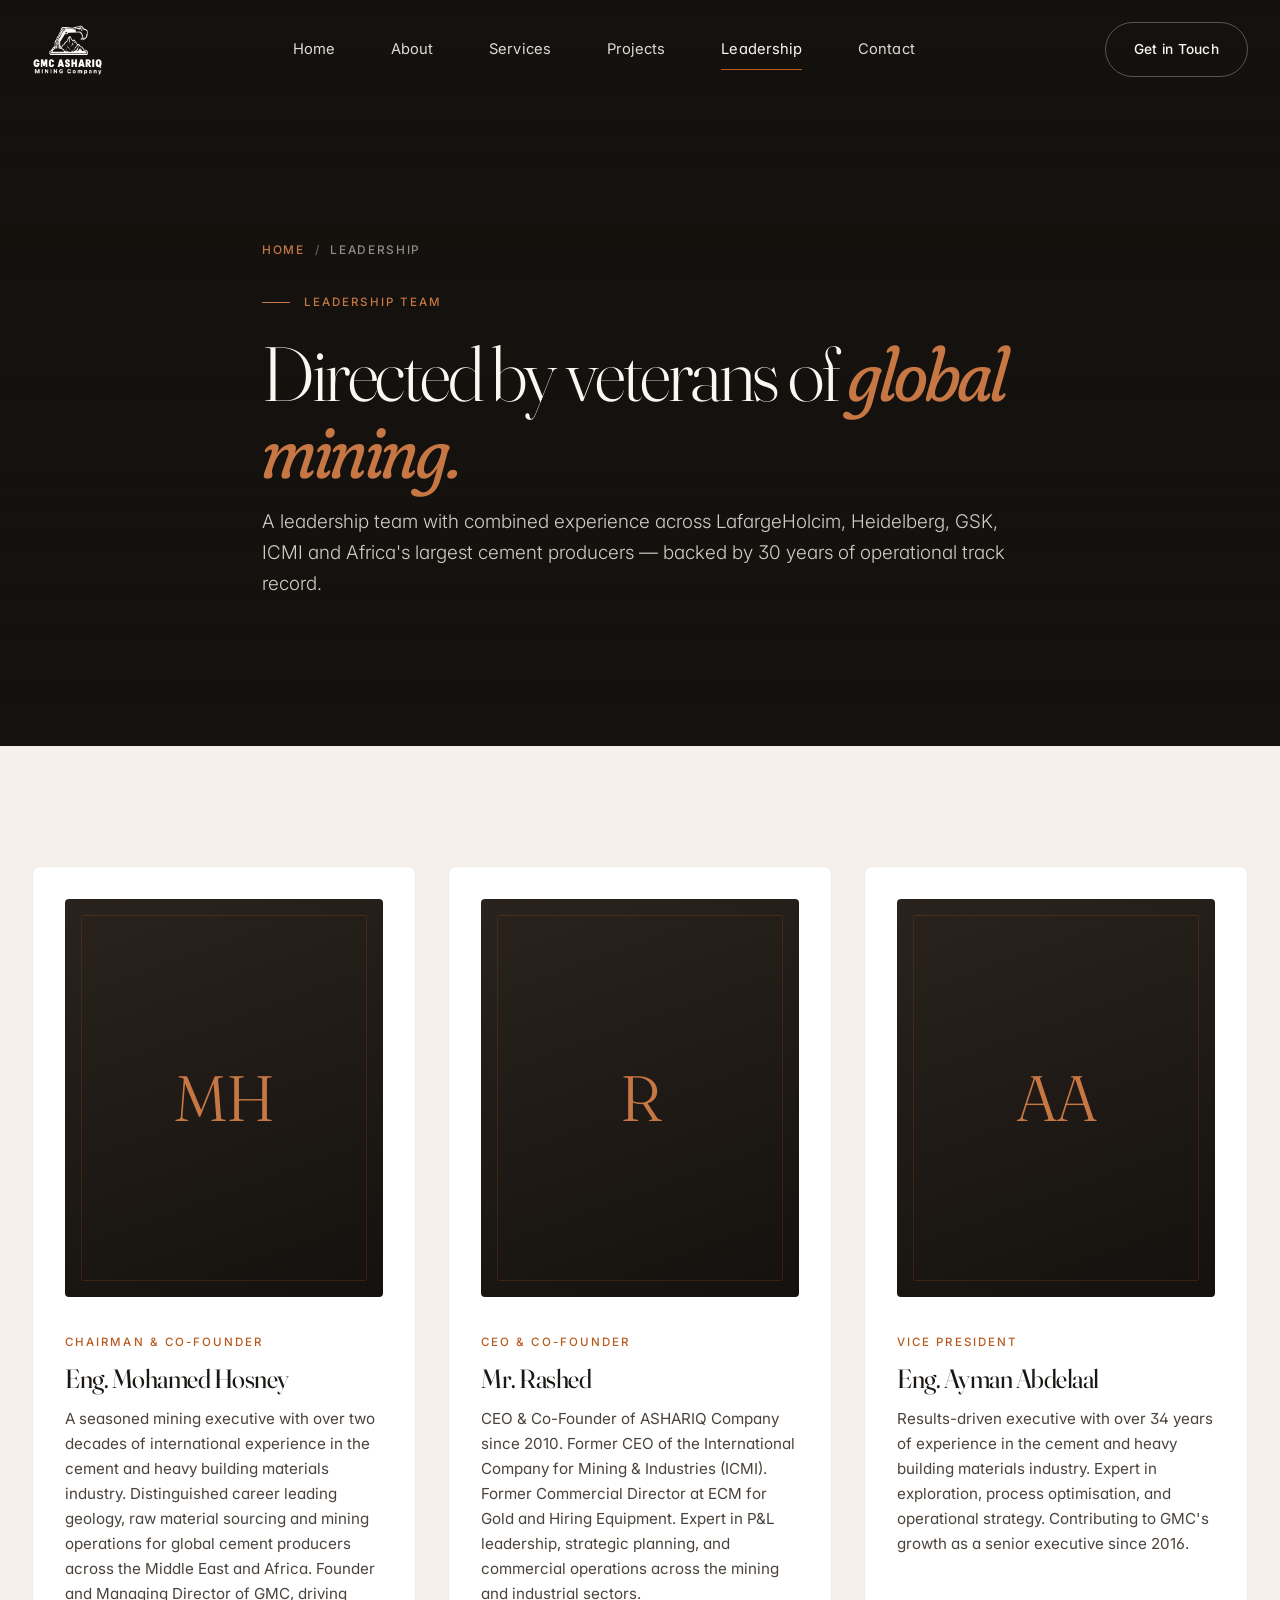
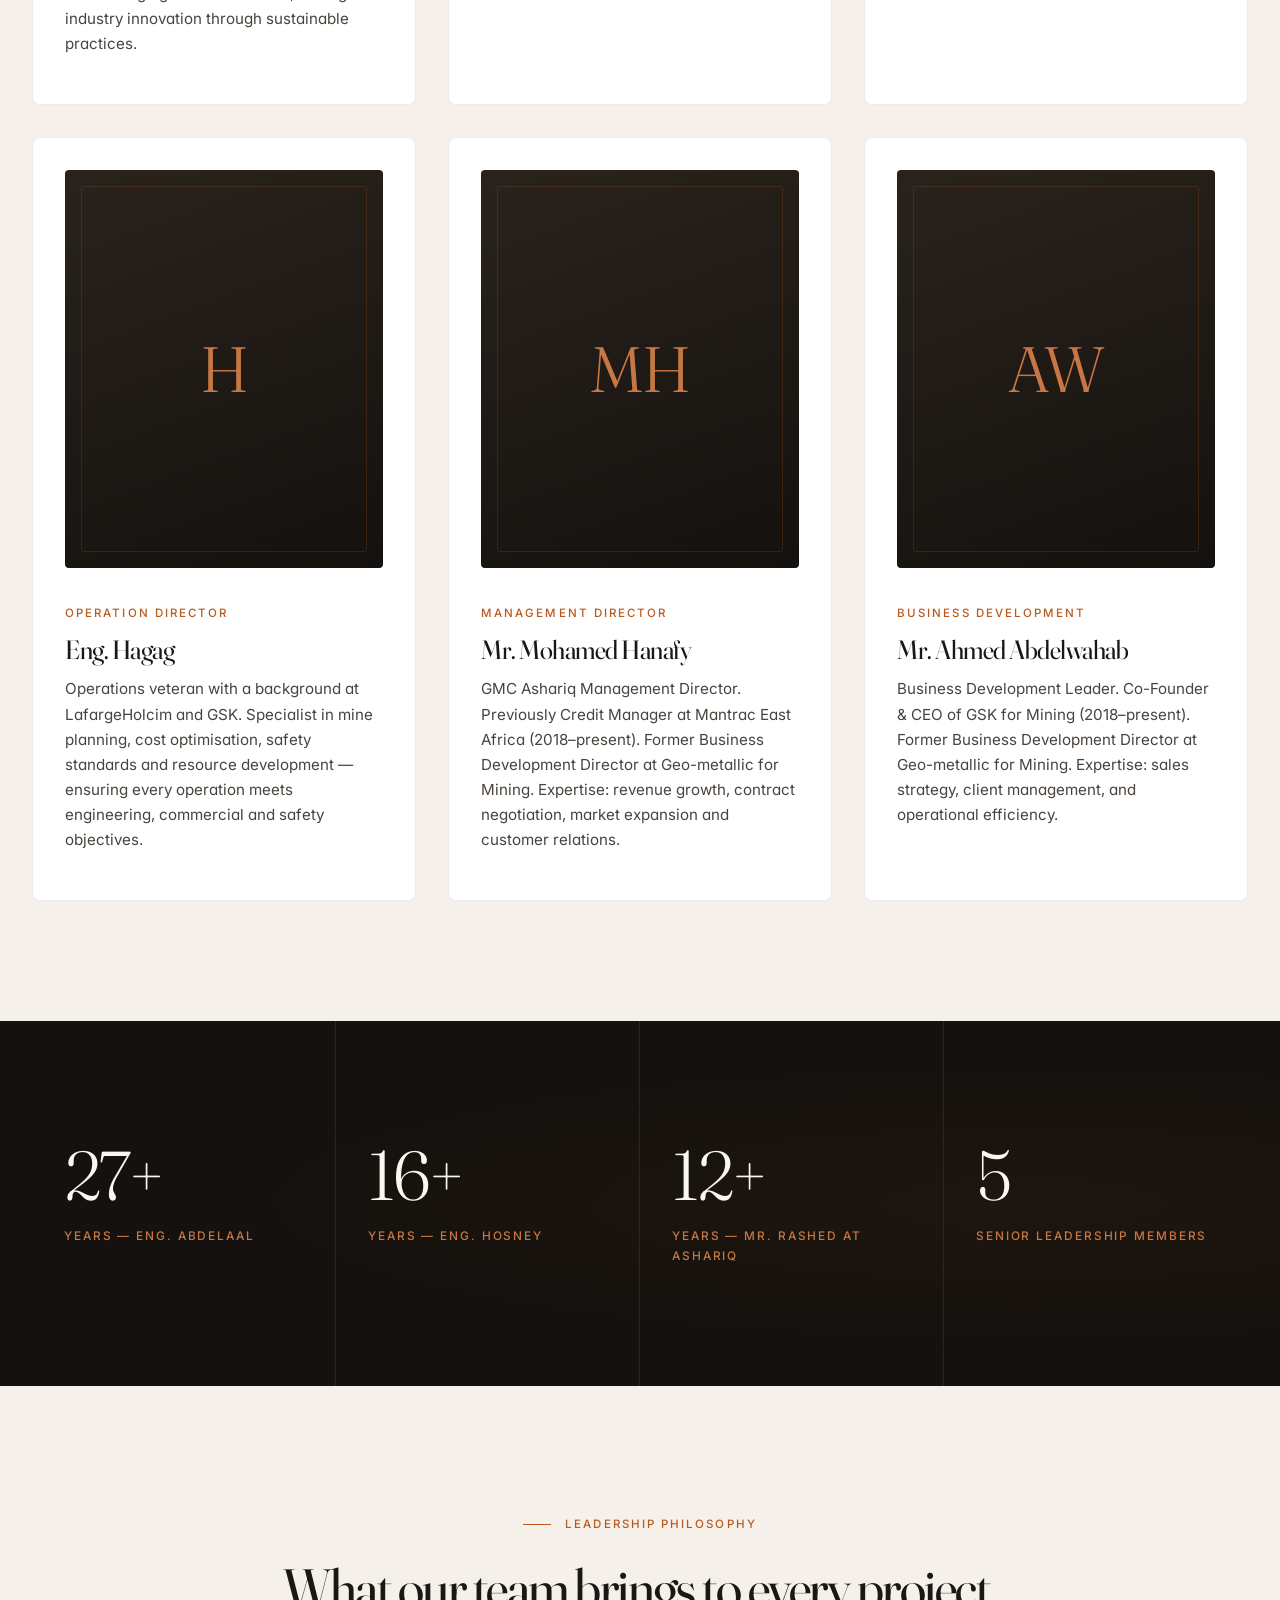
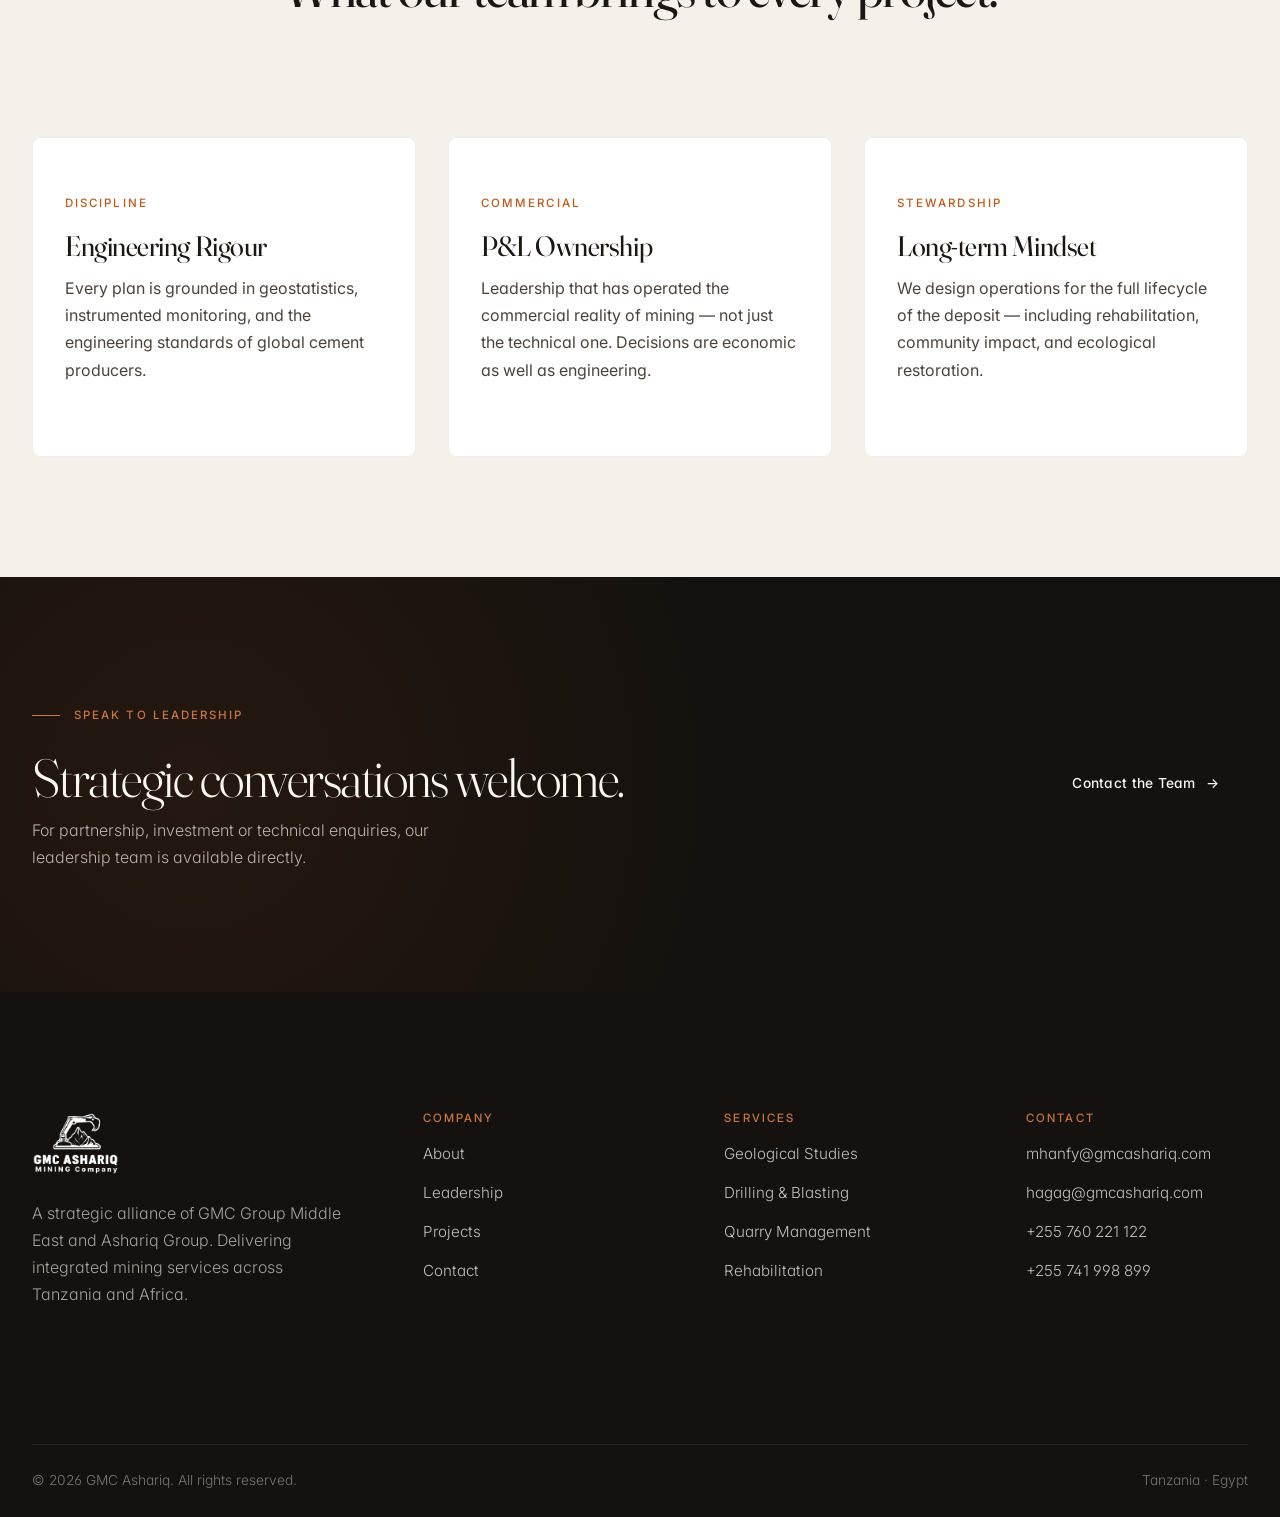
<file: leadership-theme2.html>
<!doctype html>
<html lang="en">
<head>
<meta charset="utf-8" />
<meta name="viewport" content="width=device-width, initial-scale=1" />
<title>Leadership — GMC Ashariq</title>
<meta name="description" content="The leadership team behind GMC Ashariq — veterans of LafargeHolcim, Heidelberg, GSK, and the largest mining operations in Egypt and Tanzania." />
<link rel="icon" type="image/png" sizes="32x32" href="assets/img/favicon-32.png">
<link rel="icon" type="image/png" sizes="64x64" href="assets/img/favicon.png">
<link rel="apple-touch-icon" sizes="180x180" href="assets/img/apple-touch-icon.png">
<link rel="preconnect" href="https://fonts.googleapis.com"><link rel="preconnect" href="https://fonts.gstatic.com" crossorigin>
<link href="https://fonts.googleapis.com/css2?family=Fraunces:ital,opsz,wght,SOFT,WONK@0,9..144,300..600,0..100,0..1;1,9..144,300..600,0..100,0..1&family=Inter:wght@300;400;500;600&display=swap" rel="stylesheet">
<link rel="stylesheet" href="assets/css/style-theme2.css" />
</head>
<body>

<header class="site-header">
  <div class="container nav-inner">
    <a href="index-theme2.html" class="brand" aria-label="GMC Ashariq Mining Company"><img src="assets/img/logo-light.png" alt="GMC Ashariq" class="brand-logo brand-logo-light" width="220" height="162" decoding="async" /><img src="assets/img/logo-dark.png" alt="" aria-hidden="true" class="brand-logo brand-logo-dark" width="220" height="162" decoding="async" /></a>
    <nav class="nav-links">
      <a href="index-theme2.html">Home</a>
      <a href="about-theme2.html">About</a>
      <a href="services-theme2.html">Services</a>
      <a href="projects-theme2.html">Projects</a>
      <a href="leadership-theme2.html" class="active">Leadership</a>
      <a href="contact-theme2.html">Contact</a>
    </nav>
    <a class="btn btn-ghost nav-cta" href="contact-theme2.html">Get in Touch</a>
    <button class="nav-toggle" aria-label="Menu"><span></span><span></span><span></span></button>
  </div>
</header>

<section class="page-hero">
  <div class="page-hero-bg" style="background-image:url('https://images.unsplash.com/photo-1559827260-dc66d52bef19?auto=format&fit=crop&w=2400&q=80');"></div>
  <div class="page-hero-overlay"></div>
  <div class="container page-hero-inner">
    <div class="crumbs"><a href="index-theme2.html">Home</a><span class="sep">/</span><span>Leadership</span></div>
    <div class="eyebrow">Leadership Team</div>
    <h1>Directed by veterans of <em style="font-style:italic; color:var(--gold-500);">global mining.</em></h1>
    <p class="lede">A leadership team with combined experience across LafargeHolcim, Heidelberg, GSK, ICMI and Africa's largest cement producers — backed by 30 years of operational track record.</p>
  </div>
</section>

<!-- LEADERSHIP -->
<section class="section">
  <div class="container">
    <div class="grid grid-3">

      <div class="leader-card reveal">
        <div class="leader-avatar">MH</div>
        <div class="leader-role">Chairman &amp; Co-Founder</div>
        <h3 class="leader-name">Eng. Mohamed Hosney</h3>
        <p class="leader-bio">A seasoned mining executive with over two decades of international experience in the cement and heavy building materials industry. Distinguished career leading geology, raw material sourcing and mining operations for global cement producers across the Middle East and Africa. Founder and Managing Director of GMC, driving industry innovation through sustainable practices.</p>
      </div>

      <div class="leader-card reveal delay-1">
        <div class="leader-avatar">R</div>
        <div class="leader-role">CEO &amp; Co-Founder</div>
        <h3 class="leader-name">Mr. Rashed</h3>
        <p class="leader-bio">CEO &amp; Co-Founder of ASHARIQ Company since 2010. Former CEO of the International Company for Mining &amp; Industries (ICMI). Former Commercial Director at ECM for Gold and Hiring Equipment. Expert in P&amp;L leadership, strategic planning, and commercial operations across the mining and industrial sectors.</p>
      </div>

      <div class="leader-card reveal delay-2">
        <div class="leader-avatar">AA</div>
        <div class="leader-role">Vice President</div>
        <h3 class="leader-name">Eng. Ayman Abdelaal</h3>
        <p class="leader-bio">Results-driven executive with over 34 years of experience in the cement and heavy building materials industry. Expert in exploration, process optimisation, and operational strategy. Contributing to GMC's growth as a senior executive since 2016.</p>
      </div>

      <div class="leader-card reveal">
        <div class="leader-avatar">H</div>
        <div class="leader-role">Operation Director</div>
        <h3 class="leader-name">Eng. Hagag</h3>
        <p class="leader-bio">Operations veteran with a background at LafargeHolcim and GSK. Specialist in mine planning, cost optimisation, safety standards and resource development &mdash; ensuring every operation meets engineering, commercial and safety objectives.</p>
      </div>

      <div class="leader-card reveal delay-1">
        <div class="leader-avatar">MH</div>
        <div class="leader-role">Management Director</div>
        <h3 class="leader-name">Mr. Mohamed Hanafy</h3>
        <p class="leader-bio">GMC Ashariq Management Director. Previously Credit Manager at Mantrac East Africa (2018&ndash;present). Former Business Development Director at Geo-metallic for Mining. Expertise: revenue growth, contract negotiation, market expansion and customer relations.</p>
      </div>

      <div class="leader-card reveal delay-2">
        <div class="leader-avatar">AW</div>
        <div class="leader-role">Business Development</div>
        <h3 class="leader-name">Mr. Ahmed Abdelwahab</h3>
        <p class="leader-bio">Business Development Leader. Co-Founder &amp; CEO of GSK for Mining (2018&ndash;present). Former Business Development Director at Geo-metallic for Mining. Expertise: sales strategy, client management, and operational efficiency.</p>
      </div>

    </div>
  </div>
</section>

<!-- EXPERIENCE STATS -->
<section class="stats">
  <div class="container-wide">
    <div class="stats-grid">
      <div class="stat-item reveal"><div class="num"><span data-count="34" data-suffix="+">34+</span></div><div class="label">Years &mdash; Eng. Abdelaal</div></div>
      <div class="stat-item reveal delay-1"><div class="num"><span data-count="20" data-suffix="+">20+</span></div><div class="label">Years &mdash; Eng. Hosney</div></div>
      <div class="stat-item reveal delay-2"><div class="num"><span data-count="15" data-suffix="+">15+</span></div><div class="label">Years &mdash; Mr. Rashed at Ashariq</div></div>
      <div class="stat-item reveal delay-3"><div class="num"><span data-count="6">6</span></div><div class="label">Senior leadership members</div></div>
    </div>
  </div>
</section>

<!-- VALUES -->
<section class="section">
  <div class="container">
    <div class="section-header reveal">
      <div class="eyebrow">Leadership Philosophy</div>
      <h2>What our team brings to every project.</h2>
    </div>
    <div class="grid grid-3">
      <div class="card reveal">
        <span class="card-num">Discipline</span>
        <h3>Engineering Rigour</h3>
        <p>Every plan is grounded in geostatistics, instrumented monitoring, and the engineering standards of global cement producers.</p>
      </div>
      <div class="card reveal delay-1">
        <span class="card-num">Commercial</span>
        <h3>P&amp;L Ownership</h3>
        <p>Leadership that has operated the commercial reality of mining &mdash; not just the technical one. Decisions are economic as well as engineering.</p>
      </div>
      <div class="card reveal delay-2">
        <span class="card-num">Stewardship</span>
        <h3>Long-term Mindset</h3>
        <p>We design operations for the full lifecycle of the deposit &mdash; including rehabilitation, community impact, and ecological restoration.</p>
      </div>
    </div>
  </div>
</section>

<!-- CTA -->
<section class="cta-strip">
  <div class="container cta-strip-inner">
    <div class="reveal">
      <div class="eyebrow">Speak to leadership</div>
      <h2>Strategic conversations welcome.</h2>
      <p>For partnership, investment or technical enquiries, our leadership team is available directly.</p>
    </div>
    <a class="btn btn-primary reveal delay-1" href="contact-theme2.html">Contact the Team <span aria-hidden="true">&rarr;</span></a>
  </div>
</section>

<footer class="site-footer">
  <div class="container">
    <div class="footer-grid">
      <div class="footer-brand">
        <a href="index-theme2.html" class="brand" aria-label="GMC Ashariq Mining Company"><img src="assets/img/logo-light.png" alt="GMC Ashariq" class="brand-logo brand-logo-light" width="220" height="162" decoding="async" /><img src="assets/img/logo-dark.png" alt="" aria-hidden="true" class="brand-logo brand-logo-dark" width="220" height="162" decoding="async" /></a>
        <p>A strategic alliance of GMC Group Middle East and Ashariq Group. Delivering integrated mining services across Tanzania and Africa.</p>
      </div>
      <div class="footer-col"><h5>Company</h5><ul><li><a href="about-theme2.html">About</a></li><li><a href="leadership-theme2.html">Leadership</a></li><li><a href="projects-theme2.html">Projects</a></li><li><a href="contact-theme2.html">Contact</a></li></ul></div>
      <div class="footer-col"><h5>Services</h5><ul><li><a href="services-theme2.html#geological">Geological Studies</a></li><li><a href="services-theme2.html#drilling">Drilling &amp; Blasting</a></li><li><a href="services-theme2.html#quarry">Quarry Management</a></li><li><a href="services-theme2.html#rehab">Rehabilitation</a></li></ul></div>
      <div class="footer-col"><h5>Contact</h5><ul><li><a href="mailto:mhanfy@gmcashariq.com">mhanfy@gmcashariq.com</a></li><li><a href="mailto:hagag@gmcashariq.com">hagag@gmcashariq.com</a></li><li><a href="tel:+255760221122">+255 760 221 122</a></li><li><a href="tel:+255741998899">+255 741 998 899</a></li></ul></div>
    </div>
    <div class="footer-base"><span>&copy; 2026 GMC Ashariq. All rights reserved.</span><span>Tanzania &middot; Egypt</span></div>
  </div>
</footer>

<script src="assets/js/main.js"></script>
</body>
</html>
</file>
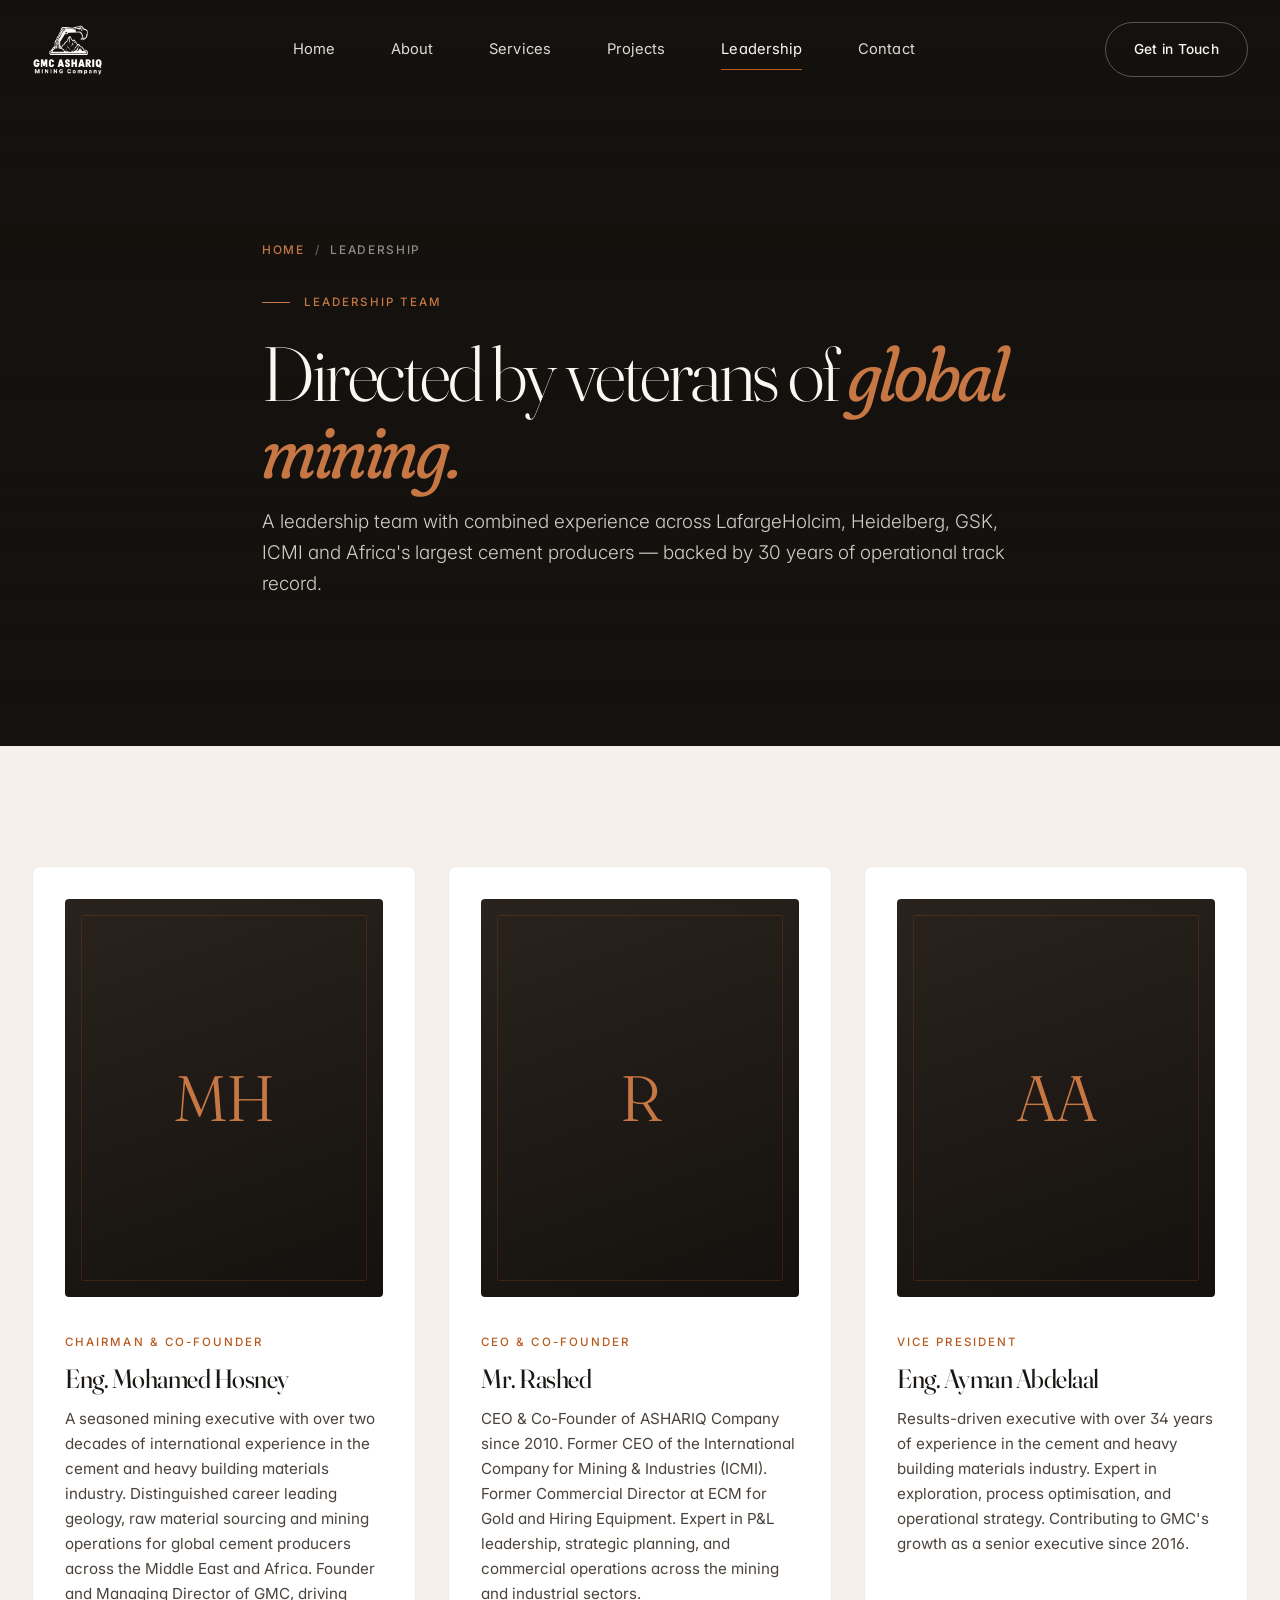
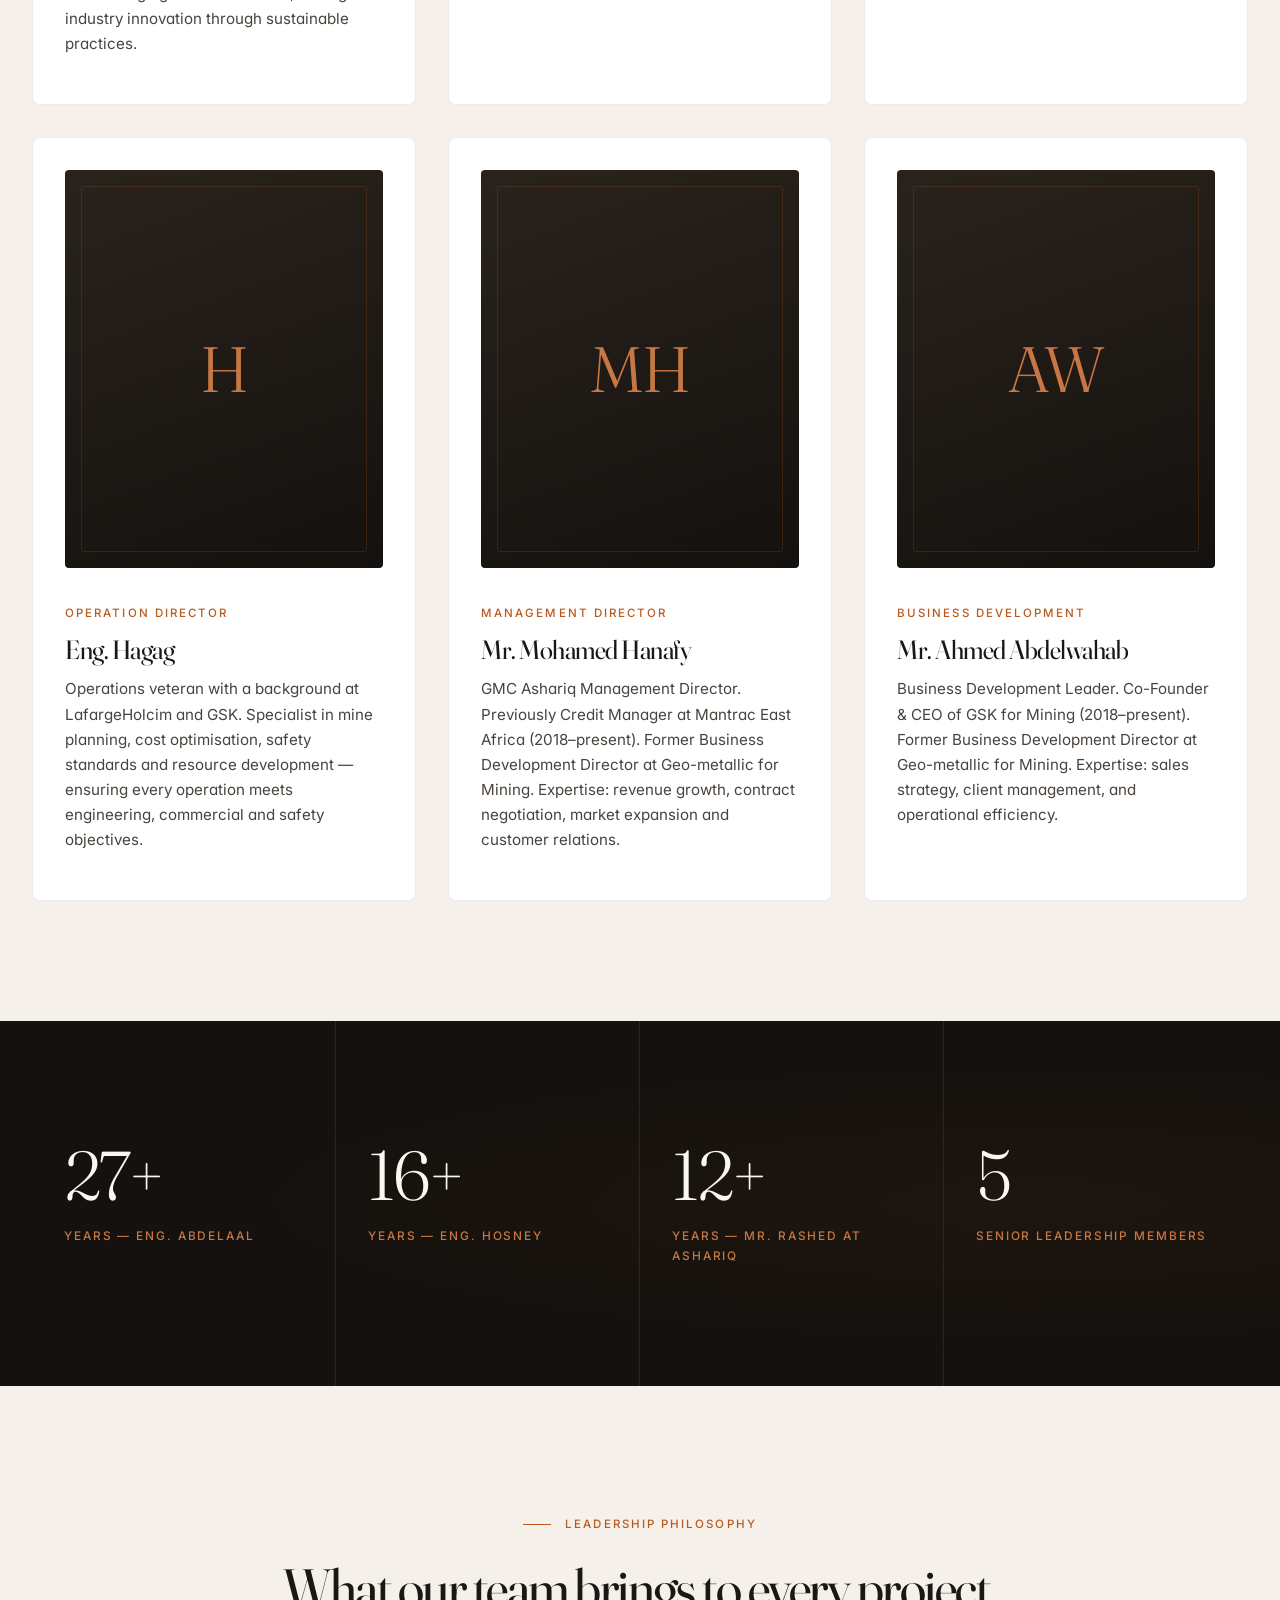
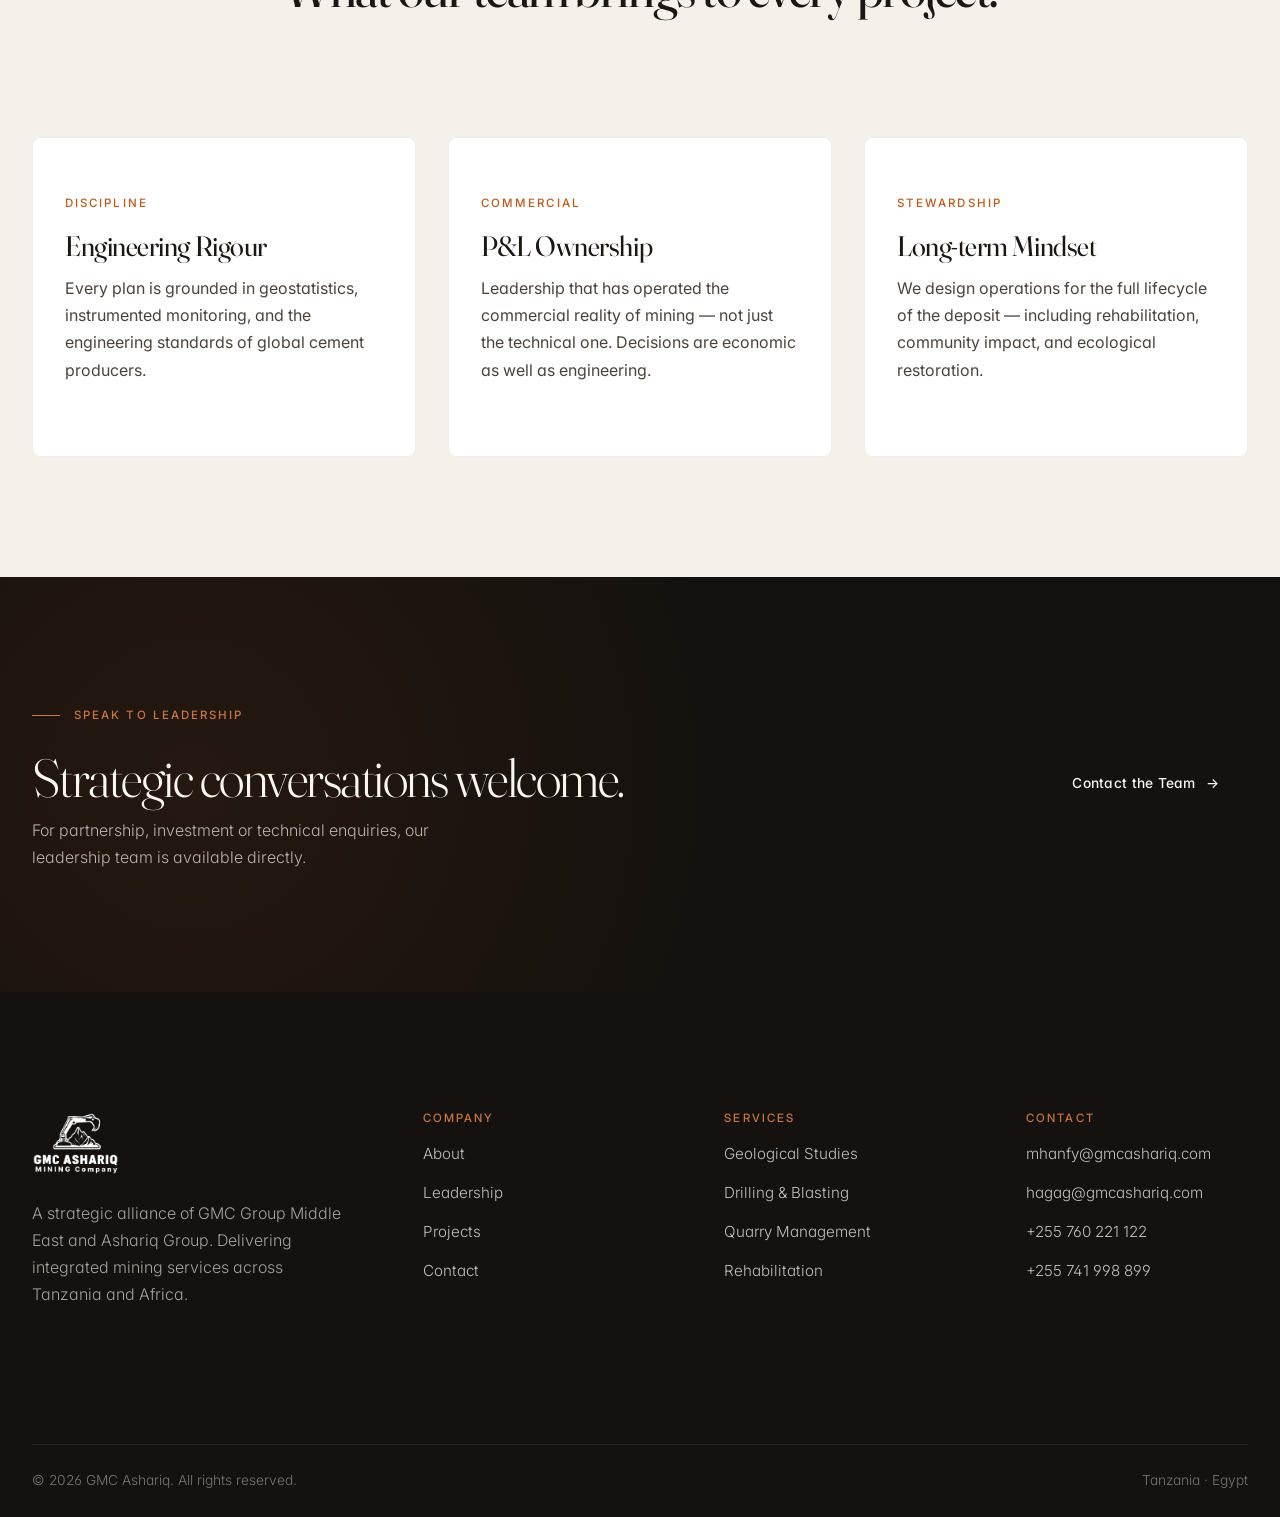
<file: leadership.html>
<!doctype html>
<html lang="en">
<head>
<meta charset="utf-8" />
<meta name="viewport" content="width=device-width, initial-scale=1" />
<title>Leadership — GMC Ashariq</title>
<meta name="description" content="The leadership team behind GMC Ashariq — veterans of LafargeHolcim, Heidelberg, GSK, and the largest mining operations in Egypt and Tanzania." />
<link rel="icon" type="image/png" sizes="32x32" href="assets/img/favicon-32.png">
<link rel="icon" type="image/png" sizes="64x64" href="assets/img/favicon.png">
<link rel="apple-touch-icon" sizes="180x180" href="assets/img/apple-touch-icon.png">
<link rel="preconnect" href="https://fonts.googleapis.com"><link rel="preconnect" href="https://fonts.gstatic.com" crossorigin>
<link href="https://fonts.googleapis.com/css2?family=Fraunces:ital,opsz,wght,SOFT,WONK@0,9..144,300..600,0..100,0..1;1,9..144,300..600,0..100,0..1&family=Inter:wght@300;400;500;600&display=swap" rel="stylesheet">
<link rel="stylesheet" href="assets/css/style.css" />
</head>
<body>

<header class="site-header">
  <div class="container nav-inner">
    <a href="index.html" class="brand" aria-label="GMC Ashariq Mining Company"><img src="assets/img/logo-light.png" alt="GMC Ashariq" class="brand-logo brand-logo-light" width="220" height="162" decoding="async" /><img src="assets/img/logo-dark.png" alt="" aria-hidden="true" class="brand-logo brand-logo-dark" width="220" height="162" decoding="async" /></a>
    <nav class="nav-links">
      <a href="index.html">Home</a>
      <a href="about.html">About</a>
      <a href="services.html">Services</a>
      <a href="projects.html">Projects</a>
      <a href="leadership.html" class="active">Leadership</a>
      <a href="contact.html">Contact</a>
    </nav>
    <a class="btn btn-ghost nav-cta" href="contact.html">Get in Touch</a>
    <button class="nav-toggle" aria-label="Menu"><span></span><span></span><span></span></button>
  </div>
</header>

<section class="page-hero">
  <div class="page-hero-bg" style="background-image:url('https://images.unsplash.com/photo-1559827260-dc66d52bef19?auto=format&fit=crop&w=2400&q=80');"></div>
  <div class="page-hero-overlay"></div>
  <div class="container page-hero-inner">
    <div class="crumbs"><a href="index.html">Home</a><span class="sep">/</span><span>Leadership</span></div>
    <div class="eyebrow">Leadership Team</div>
    <h1>Directed by veterans of <em style="font-style:italic; color:var(--gold-500);">global mining.</em></h1>
    <p class="lede">A leadership team with combined experience across LafargeHolcim, Heidelberg, GSK, ICMI and Africa's largest cement producers — backed by 30 years of operational track record.</p>
  </div>
</section>

<!-- LEADERSHIP -->
<section class="section">
  <div class="container">
    <div class="grid grid-3">

      <div class="leader-card reveal">
        <div class="leader-avatar">MH</div>
        <div class="leader-role">Chairman &amp; Co-Founder</div>
        <h3 class="leader-name">Eng. Mohamed Hosney</h3>
        <p class="leader-bio">A seasoned mining executive with over two decades of international experience in the cement and heavy building materials industry. Distinguished career leading geology, raw material sourcing and mining operations for global cement producers across the Middle East and Africa. Founder and Managing Director of GMC, driving industry innovation through sustainable practices.</p>
      </div>

      <div class="leader-card reveal delay-1">
        <div class="leader-avatar">R</div>
        <div class="leader-role">CEO &amp; Co-Founder</div>
        <h3 class="leader-name">Mr. Rashed</h3>
        <p class="leader-bio">CEO &amp; Co-Founder of ASHARIQ Company since 2010. Former CEO of the International Company for Mining &amp; Industries (ICMI). Former Commercial Director at ECM for Gold and Hiring Equipment. Expert in P&amp;L leadership, strategic planning, and commercial operations across the mining and industrial sectors.</p>
      </div>

      <div class="leader-card reveal delay-2">
        <div class="leader-avatar">AA</div>
        <div class="leader-role">Vice President</div>
        <h3 class="leader-name">Eng. Ayman Abdelaal</h3>
        <p class="leader-bio">Results-driven executive with over 34 years of experience in the cement and heavy building materials industry. Expert in exploration, process optimisation, and operational strategy. Contributing to GMC's growth as a senior executive since 2016.</p>
      </div>

      <div class="leader-card reveal">
        <div class="leader-avatar">H</div>
        <div class="leader-role">Operation Director</div>
        <h3 class="leader-name">Eng. Hagag</h3>
        <p class="leader-bio">Operations veteran with a background at LafargeHolcim and GSK. Specialist in mine planning, cost optimisation, safety standards and resource development &mdash; ensuring every operation meets engineering, commercial and safety objectives.</p>
      </div>

      <div class="leader-card reveal delay-1">
        <div class="leader-avatar">MH</div>
        <div class="leader-role">Management Director</div>
        <h3 class="leader-name">Mr. Mohamed Hanafy</h3>
        <p class="leader-bio">GMC Ashariq Management Director. Previously Credit Manager at Mantrac East Africa (2018&ndash;present). Former Business Development Director at Geo-metallic for Mining. Expertise: revenue growth, contract negotiation, market expansion and customer relations.</p>
      </div>

      <div class="leader-card reveal delay-2">
        <div class="leader-avatar">AW</div>
        <div class="leader-role">Business Development</div>
        <h3 class="leader-name">Mr. Ahmed Abdelwahab</h3>
        <p class="leader-bio">Business Development Leader. Co-Founder &amp; CEO of GSK for Mining (2018&ndash;present). Former Business Development Director at Geo-metallic for Mining. Expertise: sales strategy, client management, and operational efficiency.</p>
      </div>

    </div>
  </div>
</section>

<!-- EXPERIENCE STATS -->
<section class="stats">
  <div class="container-wide">
    <div class="stats-grid">
      <div class="stat-item reveal"><div class="num"><span data-count="34" data-suffix="+">34+</span></div><div class="label">Years &mdash; Eng. Abdelaal</div></div>
      <div class="stat-item reveal delay-1"><div class="num"><span data-count="20" data-suffix="+">20+</span></div><div class="label">Years &mdash; Eng. Hosney</div></div>
      <div class="stat-item reveal delay-2"><div class="num"><span data-count="15" data-suffix="+">15+</span></div><div class="label">Years &mdash; Mr. Rashed at Ashariq</div></div>
      <div class="stat-item reveal delay-3"><div class="num"><span data-count="6">6</span></div><div class="label">Senior leadership members</div></div>
    </div>
  </div>
</section>

<!-- VALUES -->
<section class="section">
  <div class="container">
    <div class="section-header reveal">
      <div class="eyebrow">Leadership Philosophy</div>
      <h2>What our team brings to every project.</h2>
    </div>
    <div class="grid grid-3">
      <div class="card reveal">
        <span class="card-num">Discipline</span>
        <h3>Engineering Rigour</h3>
        <p>Every plan is grounded in geostatistics, instrumented monitoring, and the engineering standards of global cement producers.</p>
      </div>
      <div class="card reveal delay-1">
        <span class="card-num">Commercial</span>
        <h3>P&amp;L Ownership</h3>
        <p>Leadership that has operated the commercial reality of mining &mdash; not just the technical one. Decisions are economic as well as engineering.</p>
      </div>
      <div class="card reveal delay-2">
        <span class="card-num">Stewardship</span>
        <h3>Long-term Mindset</h3>
        <p>We design operations for the full lifecycle of the deposit &mdash; including rehabilitation, community impact, and ecological restoration.</p>
      </div>
    </div>
  </div>
</section>

<!-- CTA -->
<section class="cta-strip">
  <div class="container cta-strip-inner">
    <div class="reveal">
      <div class="eyebrow">Speak to leadership</div>
      <h2>Strategic conversations welcome.</h2>
      <p>For partnership, investment or technical enquiries, our leadership team is available directly.</p>
    </div>
    <a class="btn btn-primary reveal delay-1" href="contact.html">Contact the Team <span aria-hidden="true">&rarr;</span></a>
  </div>
</section>

<footer class="site-footer">
  <div class="container">
    <div class="footer-grid">
      <div class="footer-brand">
        <a href="index.html" class="brand" aria-label="GMC Ashariq Mining Company"><img src="assets/img/logo-light.png" alt="GMC Ashariq" class="brand-logo brand-logo-light" width="220" height="162" decoding="async" /><img src="assets/img/logo-dark.png" alt="" aria-hidden="true" class="brand-logo brand-logo-dark" width="220" height="162" decoding="async" /></a>
        <p>A strategic alliance of GMC Group Middle East and Ashariq Group. Delivering integrated mining services across Tanzania and Africa.</p>
      </div>
      <div class="footer-col"><h5>Company</h5><ul><li><a href="about.html">About</a></li><li><a href="leadership.html">Leadership</a></li><li><a href="projects.html">Projects</a></li><li><a href="contact.html">Contact</a></li></ul></div>
      <div class="footer-col"><h5>Services</h5><ul><li><a href="services.html#geological">Geological Studies</a></li><li><a href="services.html#drilling">Drilling &amp; Blasting</a></li><li><a href="services.html#quarry">Quarry Management</a></li><li><a href="services.html#rehab">Rehabilitation</a></li></ul></div>
      <div class="footer-col"><h5>Contact</h5><ul><li><a href="mailto:mhanfy@gmcashariq.com">mhanfy@gmcashariq.com</a></li><li><a href="mailto:hagag@gmcashariq.com">hagag@gmcashariq.com</a></li><li><a href="tel:+255760221122">+255 760 221 122</a></li><li><a href="tel:+255741998899">+255 741 998 899</a></li></ul></div>
    </div>
    <div class="footer-base"><span>&copy; 2026 GMC Ashariq. All rights reserved.</span><span>Tanzania &middot; Egypt</span></div>
  </div>
</footer>

<script src="assets/js/main.js"></script>
</body>
</html>
</file>
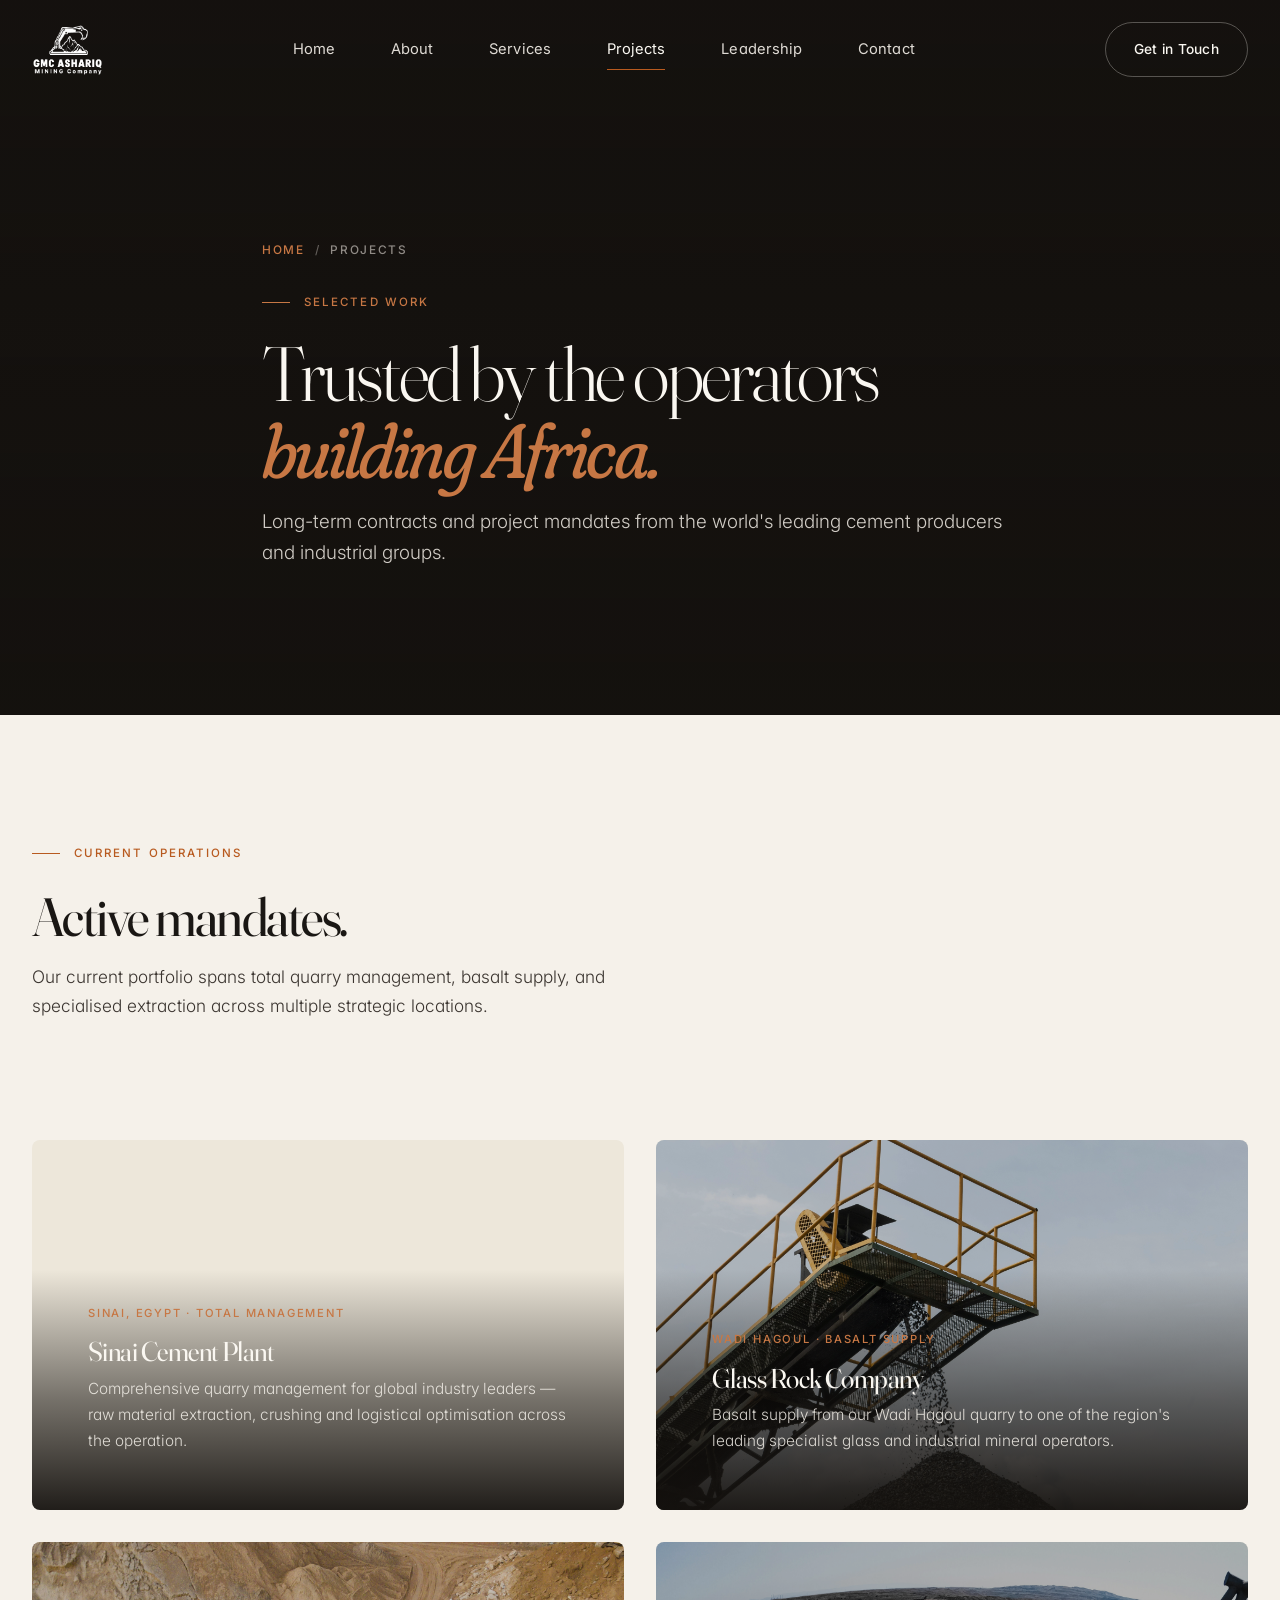
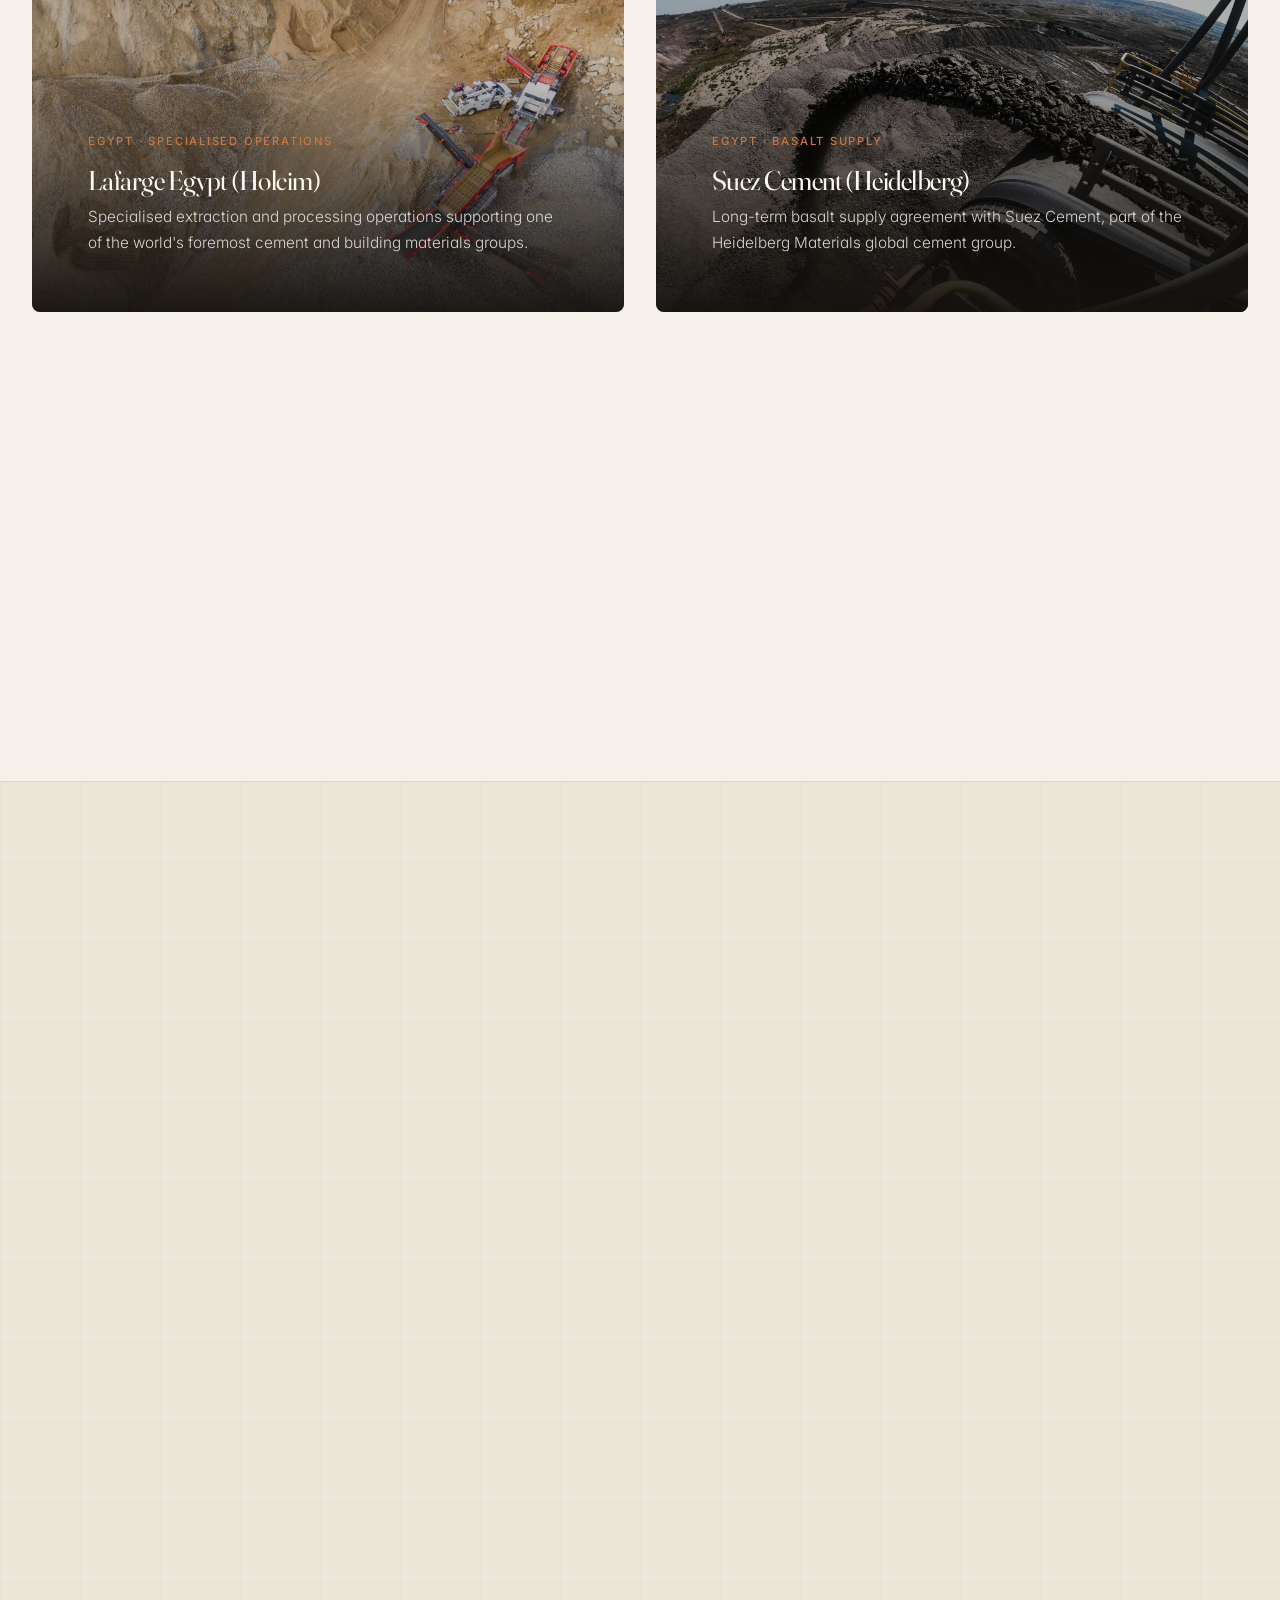
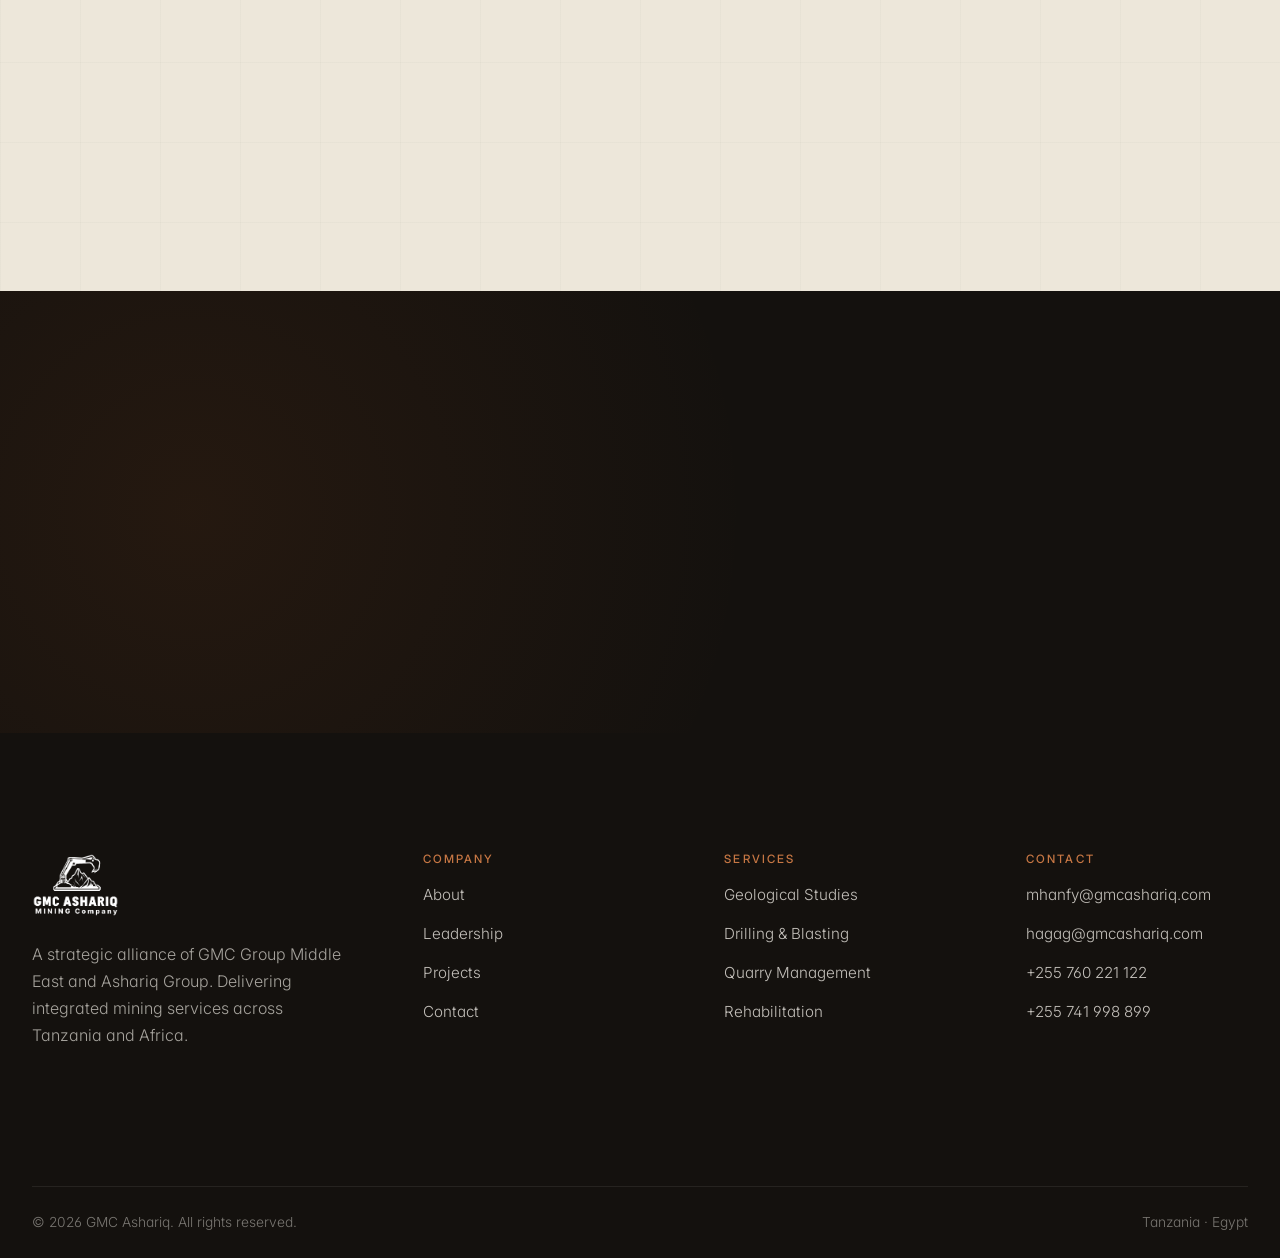
<file: projects-theme2.html>
<!doctype html>
<html lang="en">
<head>
<meta charset="utf-8" />
<meta name="viewport" content="width=device-width, initial-scale=1" />
<title>Projects — GMC Ashariq</title>
<meta name="description" content="Selected and current projects — long-term partnerships with LafargeHolcim, Suez Cement (Heidelberg), Egyptian Cement, Orascom and Reliance." />
<link rel="icon" type="image/png" sizes="32x32" href="assets/img/favicon-32.png">
<link rel="icon" type="image/png" sizes="64x64" href="assets/img/favicon.png">
<link rel="apple-touch-icon" sizes="180x180" href="assets/img/apple-touch-icon.png">
<link rel="preconnect" href="https://fonts.googleapis.com"><link rel="preconnect" href="https://fonts.gstatic.com" crossorigin>
<link href="https://fonts.googleapis.com/css2?family=Fraunces:ital,opsz,wght,SOFT,WONK@0,9..144,300..600,0..100,0..1;1,9..144,300..600,0..100,0..1&family=Inter:wght@300;400;500;600&display=swap" rel="stylesheet">
<link rel="stylesheet" href="assets/css/style-theme2.css" />
</head>
<body>

<header class="site-header">
  <div class="container nav-inner">
    <a href="index-theme2.html" class="brand" aria-label="GMC Ashariq Mining Company"><img src="assets/img/logo-light.png" alt="GMC Ashariq" class="brand-logo brand-logo-light" width="220" height="162" decoding="async" /><img src="assets/img/logo-dark.png" alt="" aria-hidden="true" class="brand-logo brand-logo-dark" width="220" height="162" decoding="async" /></a>
    <nav class="nav-links">
      <a href="index-theme2.html">Home</a>
      <a href="about-theme2.html">About</a>
      <a href="services-theme2.html">Services</a>
      <a href="projects-theme2.html" class="active">Projects</a>
      <a href="leadership-theme2.html">Leadership</a>
      <a href="contact-theme2.html">Contact</a>
    </nav>
    <a class="btn btn-ghost nav-cta" href="contact-theme2.html">Get in Touch</a>
    <button class="nav-toggle" aria-label="Menu"><span></span><span></span><span></span></button>
  </div>
</header>

<section class="page-hero">
  <div class="page-hero-bg" style="background-image:url('https://images.unsplash.com/photo-1610552050890-fe99536c2615?auto=format&fit=crop&w=2400&q=80');"></div>
  <div class="page-hero-overlay"></div>
  <div class="container page-hero-inner">
    <div class="crumbs"><a href="index-theme2.html">Home</a><span class="sep">/</span><span>Projects</span></div>
    <div class="eyebrow">Selected Work</div>
    <h1>Trusted by the operators <em style="font-style:italic; color:var(--gold-500);">building Africa.</em></h1>
    <p class="lede">Long-term contracts and project mandates from the world's leading cement producers and industrial groups.</p>
  </div>
</section>

<!-- CURRENT -->
<section class="section">
  <div class="container">
    <div class="section-header left reveal">
      <div class="eyebrow">Current Operations</div>
      <h2>Active mandates.</h2>
      <p>Our current portfolio spans total quarry management, basalt supply, and specialised extraction across multiple strategic locations.</p>
    </div>

    <div class="grid grid-2">
      <a class="project-tile reveal" style="aspect-ratio:16/10;">
        <div class="img" style="background-image:url('https://images.unsplash.com/photo-1517089596392-fb9a9033e05b?auto=format&fit=crop&w=1800&q=80');"></div>
        <div class="overlay"></div>
        <div class="meta">
          <span class="tag">Sinai, Egypt &middot; Total Management</span>
          <h3>Sinai Cement Plant</h3>
          <p>Comprehensive quarry management for global industry leaders &mdash; raw material extraction, crushing and logistical optimisation across the operation.</p>
        </div>
      </a>
      <a class="project-tile reveal delay-1" style="aspect-ratio:16/10;">
        <div class="img" style="background-image:url('./assets/img/BasaltSupply.jpg');"></div>
        <div class="overlay"></div>
        <div class="meta">
          <span class="tag">Wadi Hagoul &middot; Basalt Supply</span>
          <h3>Glass Rock Company</h3>
          <p>Basalt supply from our Wadi Hagoul quarry to one of the region's leading specialist glass and industrial mineral operators.</p>
        </div>
      </a>
      <a class="project-tile reveal delay-2" style="aspect-ratio:16/10;">
        <div class="img" style="background-image:url('./assets/img/Lafarge.jpg');"></div>
        <div class="overlay"></div>
        <div class="meta">
          <span class="tag">Egypt &middot; Specialised Operations</span>
          <h3>Lafarge Egypt (Holcim)</h3>
          <p>Specialised extraction and processing operations supporting one of the world's foremost cement and building materials groups.</p>
        </div>
      </a>
      <a class="project-tile reveal delay-3" style="aspect-ratio:16/10;">
        <div class="img" style="background-image:url('./assets/img/BasaltSupply2.jpg');"></div>
        <div class="overlay"></div>
        <div class="meta">
          <span class="tag">Egypt &middot; Basalt Supply</span>
          <h3>Suez Cement (Heidelberg)</h3>
          <p>Long-term basalt supply agreement with Suez Cement, part of the Heidelberg Materials global cement group.</p>
        </div>
      </a>
    </div>

    <div class="grid grid-3" style="margin-top: var(--space-7);">
      <div class="card reveal">
        <span class="card-num">Bahariya Oasis</span>
        <h3>Orascom Company</h3>
        <p>Supply of crushed basalt from the Bahariya Oasis quarry to Orascom's industrial operations.</p>
      </div>
      <div class="card reveal delay-1">
        <span class="card-num">Production Scale</span>
        <h3>10M+ Tons / Year</h3>
        <p>Combined annual production across all active operations and supply agreements.</p>
      </div>
      <div class="card reveal delay-2">
        <span class="card-num">Service Scope</span>
        <h3>End-to-End</h3>
        <p>From geological assessment through extraction, processing and rehabilitation &mdash; under a single engineering team.</p>
      </div>
    </div>
  </div>
</section>

<!-- LEGACY -->
<section class="section bg-navy-900 bg-pattern section-divider">
  <div class="container">
    <div class="section-header left reveal">
      <div class="eyebrow">Project Heritage</div>
      <h2>Selected previous projects.</h2>
      <p>A track record of geological investigations, raw material assessment, and total quarry management for cement and industrial operators across the region.</p>
    </div>

    <div class="grid grid-2">
      <div class="card reveal">
        <span class="card-num">Lafarge Holcim</span>
        <h3>Basalt &amp; Clay Quarries</h3>
        <p><strong>Scope:</strong> Total management of the Basalt and Clay quarries supporting one of the world's largest cement and building materials groups.</p>
      </div>
      <div class="card reveal delay-1">
        <span class="card-num">Egyptian Cement Plant</span>
        <h3>Geology &amp; Mining Plan</h3>
        <p><strong>Scope:</strong> Geological investigation, raw material assessment and mining plan for the Egyptian Cement Factory.</p>
      </div>
      <div class="card reveal delay-2">
        <span class="card-num">Reliance Company</span>
        <h3>Attaqa Mountain Dolomite</h3>
        <p><strong>Scope:</strong> Geological investigation, raw material assessment and mining plan for the Dolomite quarry at Attaqa Mountain.</p>
      </div>
      <div class="card reveal delay-3">
        <span class="card-num">El Sewedy Cement</span>
        <h3>Basalt Supply</h3>
        <p><strong>Scope:</strong> Long-term basalt supply agreement to the El Sewedy Cement Factory.</p>
      </div>
    </div>
  </div>
</section>

<!-- CTA -->
<section class="cta-strip">
  <div class="container cta-strip-inner">
    <div class="reveal">
      <div class="eyebrow">Project enquiries</div>
      <h2>Have a quarry or deposit project in mind?</h2>
      <p>Our team scopes the right combination of geology, drilling, processing and management for each engagement.</p>
    </div>
    <a class="btn btn-primary reveal delay-1" href="contact-theme2.html">Start a Conversation <span aria-hidden="true">&rarr;</span></a>
  </div>
</section>

<footer class="site-footer">
  <div class="container">
    <div class="footer-grid">
      <div class="footer-brand">
        <a href="index-theme2.html" class="brand" aria-label="GMC Ashariq Mining Company"><img src="assets/img/logo-light.png" alt="GMC Ashariq" class="brand-logo brand-logo-light" width="220" height="162" decoding="async" /><img src="assets/img/logo-dark.png" alt="" aria-hidden="true" class="brand-logo brand-logo-dark" width="220" height="162" decoding="async" /></a>
        <p>A strategic alliance of GMC Group Middle East and Ashariq Group. Delivering integrated mining services across Tanzania and Africa.</p>
      </div>
      <div class="footer-col"><h5>Company</h5><ul><li><a href="about-theme2.html">About</a></li><li><a href="leadership-theme2.html">Leadership</a></li><li><a href="projects-theme2.html">Projects</a></li><li><a href="contact-theme2.html">Contact</a></li></ul></div>
      <div class="footer-col"><h5>Services</h5><ul><li><a href="services-theme2.html#geological">Geological Studies</a></li><li><a href="services-theme2.html#drilling">Drilling &amp; Blasting</a></li><li><a href="services-theme2.html#quarry">Quarry Management</a></li><li><a href="services-theme2.html#rehab">Rehabilitation</a></li></ul></div>
      <div class="footer-col"><h5>Contact</h5><ul><li><a href="mailto:mhanfy@gmcashariq.com">mhanfy@gmcashariq.com</a></li><li><a href="mailto:hagag@gmcashariq.com">hagag@gmcashariq.com</a></li><li><a href="tel:+255760221122">+255 760 221 122</a></li><li><a href="tel:+255741998899">+255 741 998 899</a></li></ul></div>
    </div>
    <div class="footer-base"><span>&copy; 2026 GMC Ashariq. All rights reserved.</span><span>Tanzania &middot; Egypt</span></div>
  </div>
</footer>

<script src="assets/js/main.js"></script>
</body>
</html>
</file>
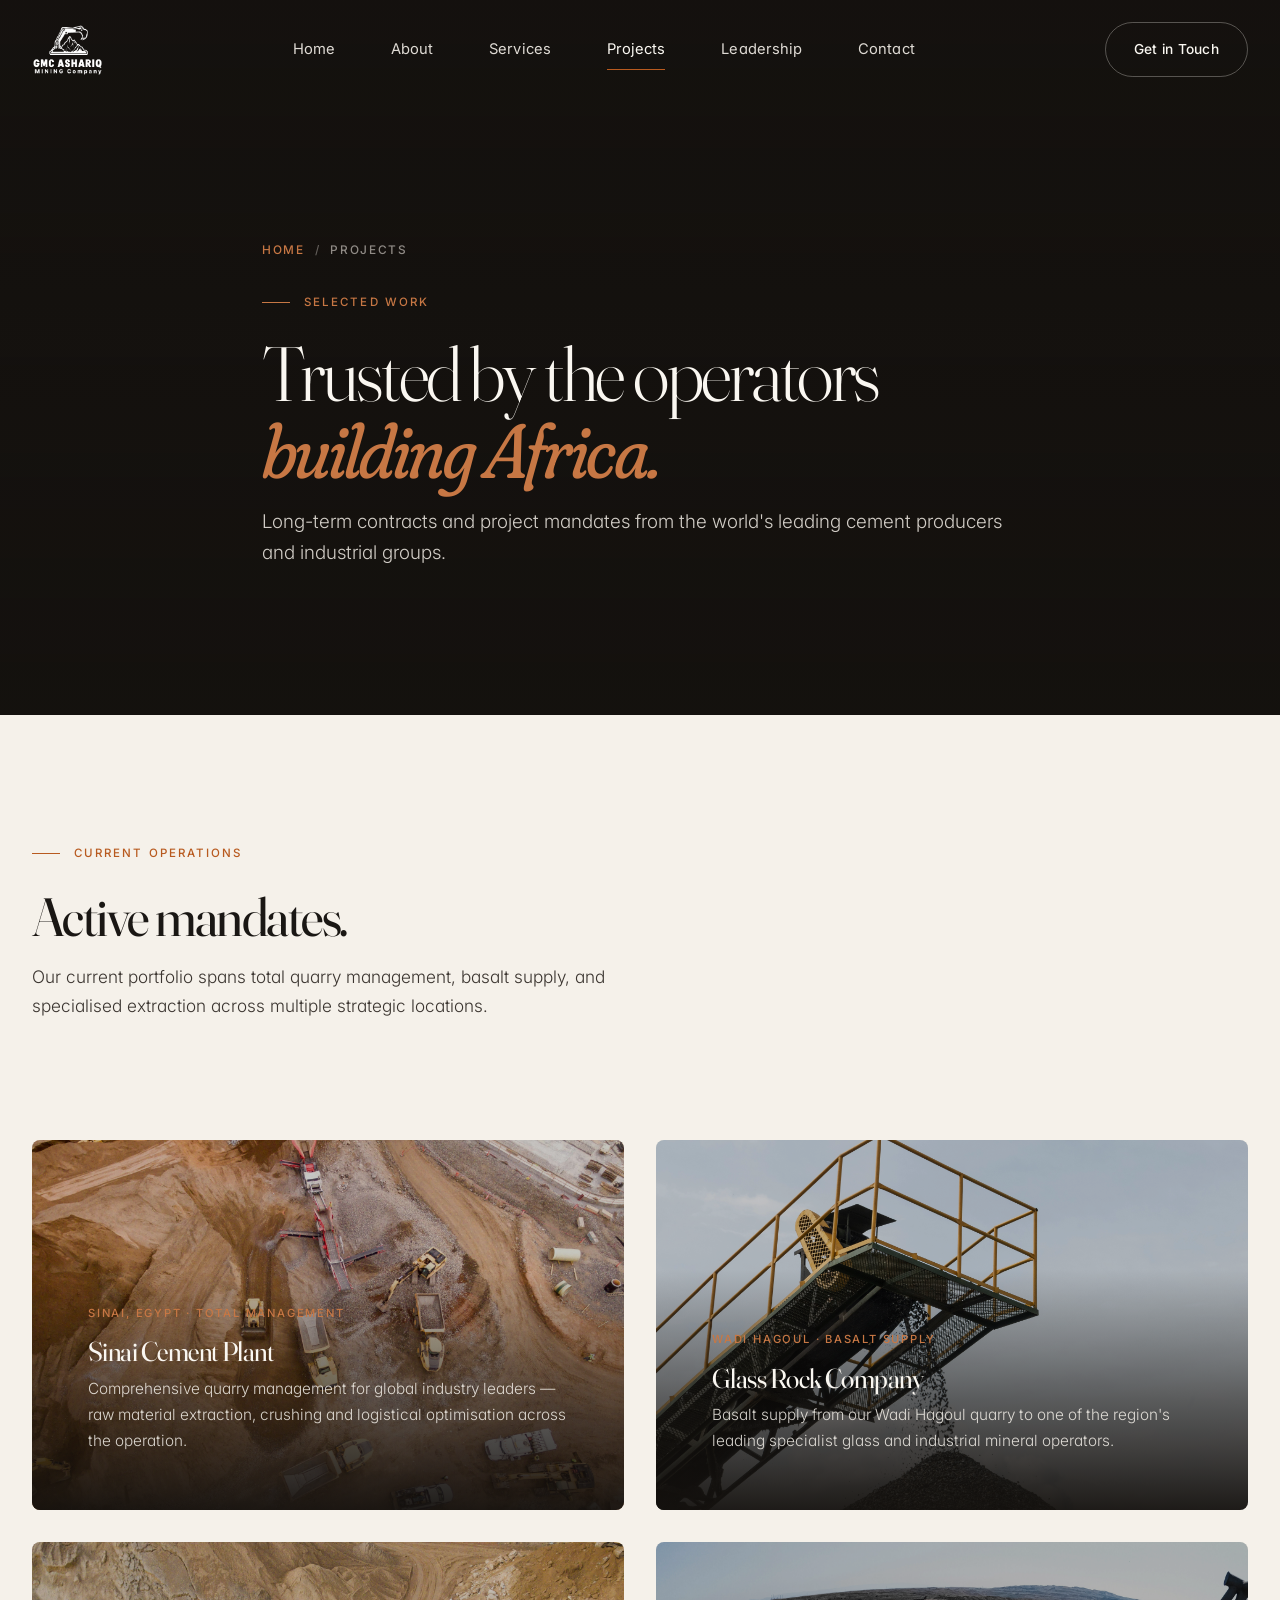
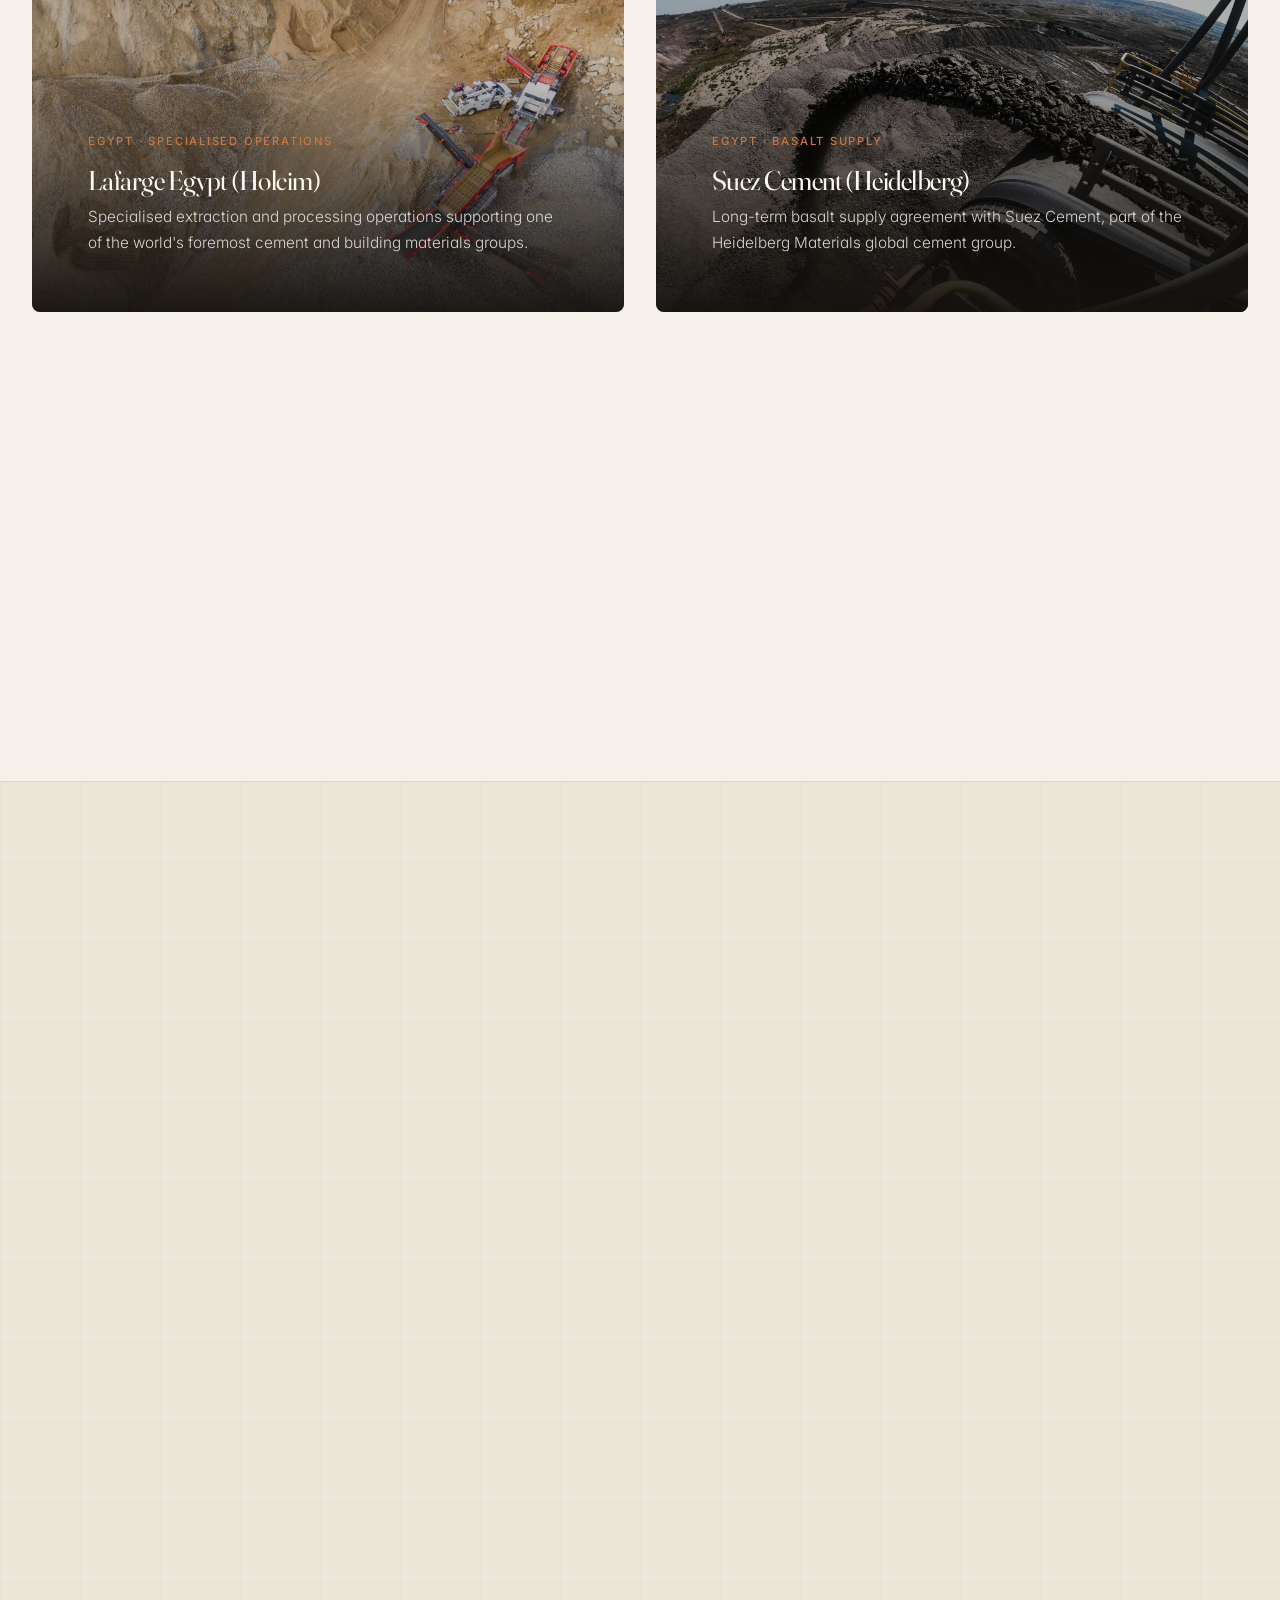
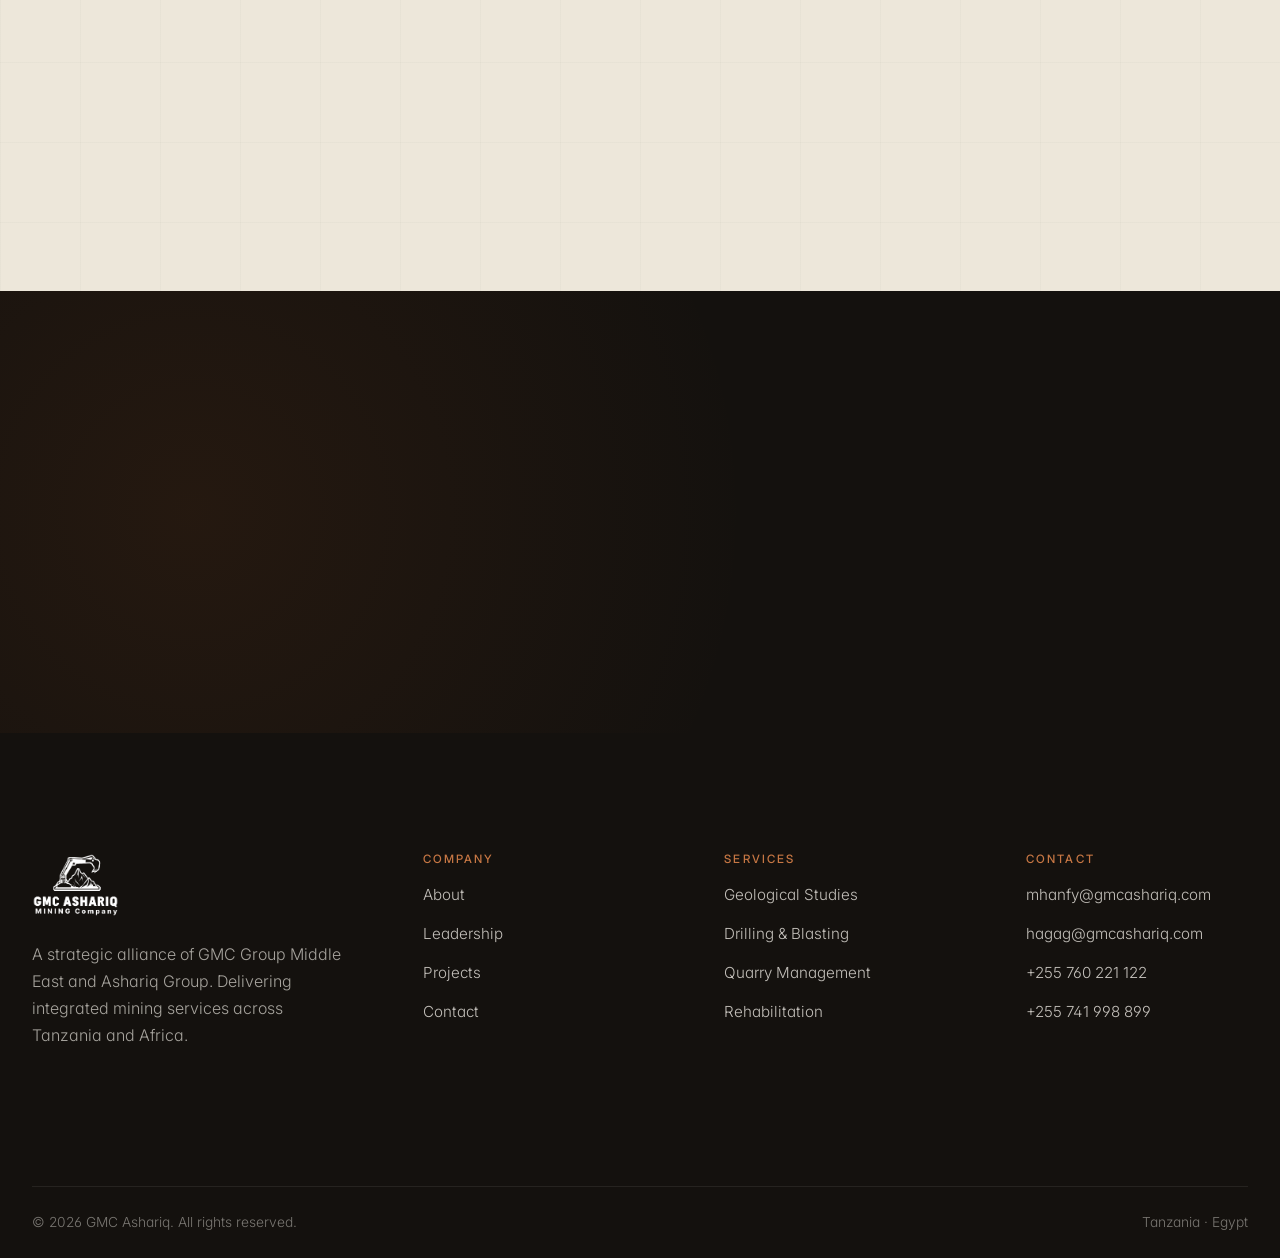
<file: projects.html>
<!doctype html>
<html lang="en">
  <head>
    <meta charset="utf-8" />
    <meta name="viewport" content="width=device-width, initial-scale=1" />
    <title>Projects — GMC Ashariq</title>
    <meta
      name="description"
      content="Selected and current projects — long-term partnerships with LafargeHolcim, Suez Cement (Heidelberg), Egyptian Cement, Orascom and Reliance."
    />
    <link
      rel="icon"
      type="image/png"
      sizes="32x32"
      href="assets/img/favicon-32.png"
    />
    <link
      rel="icon"
      type="image/png"
      sizes="64x64"
      href="assets/img/favicon.png"
    />
    <link
      rel="apple-touch-icon"
      sizes="180x180"
      href="assets/img/apple-touch-icon.png"
    />
    <link rel="preconnect" href="https://fonts.googleapis.com" />
    <link rel="preconnect" href="https://fonts.gstatic.com" crossorigin />
    <link
      href="https://fonts.googleapis.com/css2?family=Fraunces:ital,opsz,wght,SOFT,WONK@0,9..144,300..600,0..100,0..1;1,9..144,300..600,0..100,0..1&family=Inter:wght@300;400;500;600&display=swap"
      rel="stylesheet"
    />
    <link rel="stylesheet" href="assets/css/style.css" />
  </head>
  <body>
    <header class="site-header">
      <div class="container nav-inner">
        <a
          href="index.html"
          class="brand"
          aria-label="GMC Ashariq Mining Company"
          ><img
            src="assets/img/logo-light.png"
            alt="GMC Ashariq"
            class="brand-logo brand-logo-light"
            width="220"
            height="162"
            decoding="async" /><img
            src="assets/img/logo-dark.png"
            alt=""
            aria-hidden="true"
            class="brand-logo brand-logo-dark"
            width="220"
            height="162"
            decoding="async"
        /></a>
        <nav class="nav-links">
          <a href="index.html">Home</a>
          <a href="about.html">About</a>
          <a href="services.html">Services</a>
          <a href="projects.html" class="active">Projects</a>
          <a href="leadership.html">Leadership</a>
          <a href="contact.html">Contact</a>
        </nav>
        <a class="btn btn-ghost nav-cta" href="contact.html">Get in Touch</a>
        <button class="nav-toggle" aria-label="Menu">
          <span></span><span></span><span></span>
        </button>
      </div>
    </header>

    <section class="page-hero">
      <div
        class="page-hero-bg"
        style="
          background-image: url(&quot;https://images.unsplash.com/photo-1610552050890-fe99536c2615?auto=format&fit=crop&w=2400&q=80&quot;);
        "
      ></div>
      <div class="page-hero-overlay"></div>
      <div class="container page-hero-inner">
        <div class="crumbs">
          <a href="index.html">Home</a><span class="sep">/</span
          ><span>Projects</span>
        </div>
        <div class="eyebrow">Selected Work</div>
        <h1>
          Trusted by the operators
          <em style="font-style: italic; color: var(--gold-500)"
            >building Africa.</em
          >
        </h1>
        <p class="lede">
          Long-term contracts and project mandates from the world's leading
          cement producers and industrial groups.
        </p>
      </div>
    </section>

    <!-- CURRENT -->
    <section class="section">
      <div class="container">
        <div class="section-header left reveal">
          <div class="eyebrow">Current Operations</div>
          <h2>Active mandates.</h2>
          <p>
            Our current portfolio spans total quarry management, basalt supply,
            and specialised extraction across multiple strategic locations.
          </p>
        </div>

        <div class="grid grid-2">
          <a class="project-tile reveal" style="aspect-ratio: 16/10">
            <div
              class="img"
              style="
                background-image: url(&quot;/assets/img/Services.jpg&quot;);
              "
            ></div>
            <div class="overlay"></div>
            <div class="meta">
              <span class="tag">Sinai, Egypt &middot; Total Management</span>
              <h3>Sinai Cement Plant</h3>
              <p>
                Comprehensive quarry management for global industry leaders
                &mdash; raw material extraction, crushing and logistical
                optimisation across the operation.
              </p>
            </div>
          </a>
          <a class="project-tile reveal delay-1" style="aspect-ratio: 16/10">
            <div
              class="img"
              style="
                background-image: url(&quot;./assets/img/BasaltSupply.jpg&quot;);
              "
            ></div>
            <div class="overlay"></div>
            <div class="meta">
              <span class="tag">Wadi Hagoul &middot; Basalt Supply</span>
              <h3>Glass Rock Company</h3>
              <p>
                Basalt supply from our Wadi Hagoul quarry to one of the region's
                leading specialist glass and industrial mineral operators.
              </p>
            </div>
          </a>
          <a class="project-tile reveal delay-2" style="aspect-ratio: 16/10">
            <div
              class="img"
              style="
                background-image: url(&quot;./assets/img/Lafarge.jpg&quot;);
              "
            ></div>
            <div class="overlay"></div>
            <div class="meta">
              <span class="tag">Egypt &middot; Specialised Operations</span>
              <h3>Lafarge Egypt (Holcim)</h3>
              <p>
                Specialised extraction and processing operations supporting one
                of the world's foremost cement and building materials groups.
              </p>
            </div>
          </a>
          <a class="project-tile reveal delay-3" style="aspect-ratio: 16/10">
            <div
              class="img"
              style="
                background-image: url(&quot;./assets/img/BasaltSupply2.jpg&quot;);
              "
            ></div>
            <div class="overlay"></div>
            <div class="meta">
              <span class="tag">Egypt &middot; Basalt Supply</span>
              <h3>Suez Cement (Heidelberg)</h3>
              <p>
                Long-term basalt supply agreement with Suez Cement, part of the
                Heidelberg Materials global cement group.
              </p>
            </div>
          </a>
        </div>

        <div class="grid grid-3" style="margin-top: var(--space-7)">
          <div class="card reveal">
            <span class="card-num">Bahariya Oasis</span>
            <h3>Orascom Company</h3>
            <p>
              Supply of crushed basalt from the Bahariya Oasis quarry to
              Orascom's industrial operations.
            </p>
          </div>
          <div class="card reveal delay-1">
            <span class="card-num">Production Scale</span>
            <h3>10M+ Tons / Year</h3>
            <p>
              Combined annual production across all active operations and supply
              agreements.
            </p>
          </div>
          <div class="card reveal delay-2">
            <span class="card-num">Service Scope</span>
            <h3>End-to-End</h3>
            <p>
              From geological assessment through extraction, processing and
              rehabilitation &mdash; under a single engineering team.
            </p>
          </div>
        </div>
      </div>
    </section>

    <!-- LEGACY -->
    <section class="section bg-navy-900 bg-pattern section-divider">
      <div class="container">
        <div class="section-header left reveal">
          <div class="eyebrow">Project Heritage</div>
          <h2>Selected previous projects.</h2>
          <p>
            A track record of geological investigations, raw material
            assessment, and total quarry management for cement and industrial
            operators across the region.
          </p>
        </div>

        <div class="grid grid-2">
          <div class="card reveal">
            <span class="card-num">Lafarge Holcim</span>
            <h3>Basalt &amp; Clay Quarries</h3>
            <p>
              <strong>Scope:</strong> Total management of the Basalt and Clay
              quarries supporting one of the world's largest cement and building
              materials groups.
            </p>
          </div>
          <div class="card reveal delay-1">
            <span class="card-num">Egyptian Cement Plant</span>
            <h3>Geology &amp; Mining Plan</h3>
            <p>
              <strong>Scope:</strong> Geological investigation, raw material
              assessment and mining plan for the Egyptian Cement Factory.
            </p>
          </div>
          <div class="card reveal delay-2">
            <span class="card-num">Reliance Company</span>
            <h3>Attaqa Mountain Dolomite</h3>
            <p>
              <strong>Scope:</strong> Geological investigation, raw material
              assessment and mining plan for the Dolomite quarry at Attaqa
              Mountain.
            </p>
          </div>
          <div class="card reveal delay-3">
            <span class="card-num">El Sewedy Cement</span>
            <h3>Basalt Supply</h3>
            <p>
              <strong>Scope:</strong> Long-term basalt supply agreement to the
              El Sewedy Cement Factory.
            </p>
          </div>
        </div>
      </div>
    </section>

    <!-- CTA -->
    <section class="cta-strip">
      <div class="container cta-strip-inner">
        <div class="reveal">
          <div class="eyebrow">Project enquiries</div>
          <h2>Have a quarry or deposit project in mind?</h2>
          <p>
            Our team scopes the right combination of geology, drilling,
            processing and management for each engagement.
          </p>
        </div>
        <a class="btn btn-primary reveal delay-1" href="contact.html"
          >Start a Conversation <span aria-hidden="true">&rarr;</span></a
        >
      </div>
    </section>

    <footer class="site-footer">
      <div class="container">
        <div class="footer-grid">
          <div class="footer-brand">
            <a
              href="index.html"
              class="brand"
              aria-label="GMC Ashariq Mining Company"
              ><img
                src="assets/img/logo-light.png"
                alt="GMC Ashariq"
                class="brand-logo brand-logo-light"
                width="220"
                height="162"
                decoding="async" /><img
                src="assets/img/logo-dark.png"
                alt=""
                aria-hidden="true"
                class="brand-logo brand-logo-dark"
                width="220"
                height="162"
                decoding="async"
            /></a>
            <p>
              A strategic alliance of GMC Group Middle East and Ashariq Group.
              Delivering integrated mining services across Tanzania and Africa.
            </p>
          </div>
          <div class="footer-col">
            <h5>Company</h5>
            <ul>
              <li><a href="about.html">About</a></li>
              <li><a href="leadership.html">Leadership</a></li>
              <li><a href="projects.html">Projects</a></li>
              <li><a href="contact.html">Contact</a></li>
            </ul>
          </div>
          <div class="footer-col">
            <h5>Services</h5>
            <ul>
              <li><a href="services.html#geological">Geological Studies</a></li>
              <li>
                <a href="services.html#drilling">Drilling &amp; Blasting</a>
              </li>
              <li><a href="services.html#quarry">Quarry Management</a></li>
              <li><a href="services.html#rehab">Rehabilitation</a></li>
            </ul>
          </div>
          <div class="footer-col">
            <h5>Contact</h5>
            <ul>
              <li>
                <a href="mailto:mhanfy@gmcashariq.com">mhanfy@gmcashariq.com</a>
              </li>
              <li>
                <a href="mailto:hagag@gmcashariq.com">hagag@gmcashariq.com</a>
              </li>
              <li><a href="tel:+255760221122">+255 760 221 122</a></li>
              <li><a href="tel:+255741998899">+255 741 998 899</a></li>
            </ul>
          </div>
        </div>
        <div class="footer-base">
          <span>&copy; 2026 GMC Ashariq. All rights reserved.</span
          ><span>Tanzania &middot; Egypt</span>
        </div>
      </div>
    </footer>

    <script src="assets/js/main.js"></script>
  </body>
</html>
</file>
<file: assets/css/style.css>
/* =========================================================
   GMC ASHARIQ — Theme 2 "MERIDIAN"
   Editorial · Modern serif · Cream + Copper
   Drop-in alternate stylesheet — same class names as Theme 1
   ========================================================= */

/* ---------- Tokens ---------- */
:root {
  /* Warm light surfaces */
  --cream-50:  #FAF7F1;
  --cream-100: #F5F1EA;   /* primary bg */
  --cream-200: #EDE7DA;   /* alt bg / sand */
  --cream-300: #E2DACB;   /* dividers / hairlines */
  --paper:     #FFFFFF;   /* card surface */

  /* Warm deep tones (used in hero, stats, footer, dark sections) */
  --ink-900:   #14110E;   /* deep warm black */
  --ink-800:   #1F1A15;
  --ink-700:   #2A231D;
  --ink-600:   #3A312A;

  /* Text */
  --ink:       #1A1714;
  --ink-soft:  #3B3530;
  --text:      #4A433D;
  --mute:      #7A736A;
  --line:      rgba(26,23,20,0.08);
  --line-strong: rgba(26,23,20,0.18);
  --line-dark: rgba(245,241,234,0.10);

  /* Accent: refined copper */
  --copper-700: #7A3914;
  --copper-600: #8E461A;
  --copper-500: #B85A1F;   /* primary accent */
  --copper-400: #C77744;
  --copper-300: #D9966B;

  /* Theme-1 variable aliases (so inline color:var(--gold-500) styles in HTML still work) */
  --navy-900:  var(--cream-100);
  --navy-800:  var(--cream-100);
  --navy-700:  var(--paper);
  --navy-600:  var(--cream-200);
  --navy-500:  var(--cream-300);
  --navy-400:  var(--cream-300);
  --navy-300:  var(--mute);

  --gold-700:  var(--copper-700);
  --gold-600:  var(--copper-600);
  --gold-500:  var(--copper-500);
  --gold-400:  var(--copper-400);
  --gold-300:  var(--copper-300);

  --ivory:     var(--ink);          /* headings remap */
  --bone:      var(--text);
  --stone:     var(--text);
  --slate-mute: var(--mute);
  --slate-line: var(--line);
  --slate-line-strong: var(--line-strong);

  /* Typography */
  --font-display: "Fraunces", "Cormorant Garamond", "Times New Roman", serif;
  --font-body:    "Inter", -apple-system, BlinkMacSystemFont, "Segoe UI", sans-serif;
  --font-mono:    "JetBrains Mono", ui-monospace, "SF Mono", monospace;

  /* Spacing — slightly more generous than Theme 1 */
  --space-1: 4px; --space-2: 8px; --space-3: 12px; --space-4: 16px;
  --space-5: 24px; --space-6: 32px; --space-7: 56px; --space-8: 80px;
  --space-9: 120px; --space-10: 160px; --space-11: 200px;

  /* Layout */
  --container: 1320px;
  --container-wide: 1480px;
  --radius-sm: 4px;
  --radius-md: 8px;
  --radius-lg: 16px;
  --radius-pill: 999px;

  /* Motion */
  --ease: cubic-bezier(.22,.61,.36,1);
  --ease-out: cubic-bezier(.16,1,.3,1);
  --t-fast: 220ms;
  --t-med: 420ms;
  --t-slow: 900ms;

  /* Elevation */
  --shadow-xs: 0 1px 2px rgba(26,23,20,.04);
  --shadow-sm: 0 2px 8px rgba(26,23,20,.05);
  --shadow-md: 0 16px 40px rgba(26,23,20,.08);
  --shadow-lg: 0 32px 80px rgba(26,23,20,.10);
}

/* ---------- Reset ---------- */
*, *::before, *::after { box-sizing: border-box; }
html { scroll-behavior: smooth; -webkit-text-size-adjust: 100%; }
body {
  margin: 0;
  background: var(--cream-100);
  color: var(--text);
  font-family: var(--font-body);
  font-size: 16px;
  line-height: 1.7;
  font-weight: 400;
  font-feature-settings: "ss01", "cv11";
  -webkit-font-smoothing: antialiased;
  -moz-osx-font-smoothing: grayscale;
  overflow-x: hidden;
}
img, svg, video { max-width: 100%; display: block; }
a { color: inherit; text-decoration: none; transition: color var(--t-fast) var(--ease); }
button { font: inherit; cursor: pointer; border: 0; background: none; color: inherit; }
ul, ol { margin: 0; padding: 0; list-style: none; }
input, textarea, select { font: inherit; color: inherit; }
::selection { background: var(--copper-500); color: var(--cream-50); }

/* ---------- Typography ---------- */
h1, h2, h3, h4, h5 {
  font-family: var(--font-display);
  font-weight: 400;
  font-variation-settings: "opsz" 144, "SOFT" 0, "WONK" 0;
  color: var(--ink);
  margin: 0 0 var(--space-4);
  letter-spacing: -0.022em;
  line-height: 1.05;
}
h1 {
  font-size: clamp(2.8rem, 6vw, 5.4rem);
  font-weight: 400;
  letter-spacing: -0.032em;
  line-height: 1.0;
}
h2 {
  font-size: clamp(2.2rem, 4.2vw, 3.6rem);
  letter-spacing: -0.028em;
  line-height: 1.08;
}
h3 {
  font-size: clamp(1.4rem, 2.2vw, 1.85rem);
  line-height: 1.2;
  letter-spacing: -0.016em;
}
h4 { font-size: 1.25rem; }
p  { margin: 0 0 var(--space-4); color: var(--text); }
strong { color: var(--ink); font-weight: 500; }
small { font-size: 0.86rem; color: var(--mute); }
em { font-style: italic; }

/* Display italic accent (theme 1 used gold italic — theme 2 uses copper italic with Fraunces SOFT) */
h1 em, h2 em, h3 em, .hero h1 .gold {
  font-style: italic !important;
  color: var(--copper-500) !important;
  font-variation-settings: "opsz" 144, "SOFT" 100, "WONK" 1;
  font-weight: 400;
}

.eyebrow {
  display: inline-flex;
  align-items: center;
  gap: 14px;
  font-family: var(--font-body);
  font-size: 0.72rem;
  font-weight: 500;
  text-transform: uppercase;
  letter-spacing: 0.18em;
  color: var(--copper-500);
  margin-bottom: var(--space-5);
}
.eyebrow::before {
  content: "";
  width: 28px;
  height: 1px;
  background: var(--copper-500);
}

.lede {
  font-size: 1.18rem;
  line-height: 1.65;
  color: var(--ink-soft);
  max-width: 64ch;
  font-weight: 300;
}

/* ---------- Layout ---------- */
.container {
  width: 100%;
  max-width: var(--container);
  margin: 0 auto;
  padding: 0 var(--space-6);
}
.container-wide { max-width: var(--container-wide); margin: 0 auto; padding: 0 var(--space-6); }
.section { padding: var(--space-9) 0; }
.section-tight { padding: var(--space-8) 0; }
.section-loose { padding: var(--space-10) 0; }
.section-divider { border-top: 1px solid var(--line); }

@media (max-width: 768px) {
  .section { padding: 80px 0; }
  .section-loose { padding: 96px 0; }
  .container { padding: 0 24px; }
}

/* Grid helpers */
.grid { display: grid; gap: var(--space-6); }
.grid-2 { grid-template-columns: repeat(2, 1fr); }
.grid-3 { grid-template-columns: repeat(3, 1fr); }
.grid-4 { grid-template-columns: repeat(4, 1fr); }
@media (max-width: 960px) {
  .grid-3, .grid-4 { grid-template-columns: repeat(2, 1fr); }
}
@media (max-width: 620px) {
  .grid-2, .grid-3, .grid-4 { grid-template-columns: 1fr; gap: var(--space-5); }
}

/* ---------- Buttons (PILL, refined) ---------- */
.btn {
  display: inline-flex;
  align-items: center;
  gap: 10px;
  padding: 15px 28px;
  font-family: var(--font-body);
  font-size: 0.86rem;
  font-weight: 500;
  letter-spacing: 0.02em;
  text-transform: none;
  border-radius: var(--radius-pill);
  transition: all var(--t-med) var(--ease);
  cursor: pointer;
  position: relative;
  border: 1px solid transparent;
}
.btn-primary {
  background: var(--ink-900);
  color: var(--cream-50);
}
.btn-primary:hover {
  background: var(--copper-500);
  color: var(--cream-50);
  transform: translateY(-2px);
  box-shadow: var(--shadow-md);
}
.btn-ghost {
  background: transparent;
  color: var(--ink);
  border: 1px solid var(--line-strong);
}
.btn-ghost:hover {
  background: var(--ink);
  color: var(--cream-50);
  border-color: var(--ink);
  transform: translateY(-2px);
}

/* Buttons in dark-context (hero, stats CTA) */
.hero .btn-ghost, .page-hero .btn-ghost, .cta-strip .btn-ghost {
  border-color: rgba(245,241,234,0.30);
  color: var(--cream-50);
}
.hero .btn-ghost:hover, .page-hero .btn-ghost:hover {
  background: var(--cream-50);
  color: var(--ink-900);
  border-color: var(--cream-50);
}
.hero .btn-primary, .page-hero .btn-primary {
  background: var(--copper-500);
  color: var(--cream-50);
}
.hero .btn-primary:hover, .page-hero .btn-primary:hover {
  background: var(--cream-50);
  color: var(--ink-900);
}

.btn-link {
  display: inline-flex;
  align-items: center;
  gap: 10px;
  font-size: 0.84rem;
  font-weight: 500;
  letter-spacing: 0.01em;
  text-transform: none;
  color: var(--ink);
  padding: 6px 0;
  border-bottom: 1px solid var(--line-strong);
}
.btn-link:hover { color: var(--copper-500); border-bottom-color: var(--copper-500); }
.btn-link .arrow { transition: transform var(--t-med) var(--ease); display: inline-block; }
.btn-link:hover .arrow { transform: translateX(6px); }

/* ---------- Header / Nav ---------- */
.site-header {
  position: fixed;
  top: 0; left: 0; right: 0;
  z-index: 100;
  padding: 22px 0;
  background: rgba(245, 241, 234, 0.0);
  transition: background var(--t-med) var(--ease), padding var(--t-med) var(--ease), border-color var(--t-med) var(--ease), backdrop-filter var(--t-med) var(--ease);
  border-bottom: 1px solid transparent;
}
.site-header.scrolled {
  background: rgba(245, 241, 234, 0.85);
  backdrop-filter: blur(20px) saturate(1.1);
  -webkit-backdrop-filter: blur(20px) saturate(1.1);
  padding: 14px 0;
  border-bottom-color: var(--line);
}
.nav-inner {
  display: flex;
  align-items: center;
  justify-content: space-between;
  gap: var(--space-6);
}

/* Brand logo (replaces the previous GA monogram + wordmark) */
.brand {
  display: inline-flex;
  align-items: center;
  line-height: 0;
  position: relative;
  z-index: 1;
}
.brand-logo {
  display: block;
  height: 52px;
  width: auto;
  max-width: 260px;
  object-fit: contain;
  transition: opacity 220ms var(--ease), height 320ms var(--ease);
}

/* Default: show the LIGHT logo (over the dark hero / dark sections).
   When the header has scrolled onto the cream surface, swap to the DARK logo. */
.brand-logo-dark { display: none; }
.site-header.scrolled .brand-logo-light { display: none; }
.site-header.scrolled .brand-logo-dark  { display: block; }

.site-header.scrolled .brand-logo { height: 44px; }

/* Keep the hamburger lines light when sitting over the hero (no scroll yet). */
.site-header:not(.scrolled) .nav-toggle span { background: var(--cream-50); }

@media (max-width: 768px) {
  .brand-logo { height: 42px; }
  .site-header.scrolled .brand-logo { height: 38px; }
}
@media (max-width: 420px) {
  .brand-logo { height: 38px; max-width: 200px; }
  .site-header.scrolled .brand-logo { height: 34px; }
}

.nav-links {
  display: flex;
  align-items: center;
  gap: var(--space-7);
}
.nav-links a {
  font-size: 0.92rem;
  font-weight: 400;
  letter-spacing: 0.005em;
  text-transform: none;
  color: var(--ink);
  position: relative;
  padding: 8px 0;
}
.site-header:not(.scrolled) .nav-links a { color: rgba(245,241,234,0.90); }
.site-header:not(.scrolled) .nav-links a:hover,
.site-header:not(.scrolled) .nav-links a.active { color: var(--cream-50); }

.nav-links a::after {
  content: "";
  position: absolute;
  left: 0; bottom: 0;
  width: 0; height: 1px;
  background: var(--copper-500);
  transition: width var(--t-med) var(--ease);
}
.nav-links a:hover, .nav-links a.active { color: var(--copper-500); }
.nav-links a:hover::after, .nav-links a.active::after { width: 100%; }

.nav-cta { display: inline-flex; }
.site-header:not(.scrolled) .nav-cta.btn-ghost { border-color: rgba(245,241,234,0.30); color: var(--cream-50); }

.nav-toggle {
  display: none;
  flex-direction: column;
  gap: 5px;
  padding: 8px;
}
.nav-toggle span {
  width: 24px; height: 1.5px;
  background: var(--ink);
  transition: transform var(--t-med) var(--ease), opacity var(--t-fast) var(--ease);
}
.nav-toggle.open span:nth-child(1) { transform: translateY(6.5px) rotate(45deg); }
.nav-toggle.open span:nth-child(2) { opacity: 0; }
.nav-toggle.open span:nth-child(3) { transform: translateY(-6.5px) rotate(-45deg); }

/* ============================================================================
   Mobile menu (slide-in sheet)
   ----------------------------------------------------------------------------
   Architecture: ONE state class — `html.nav-open` — drives every transition.
   JS only toggles that class (plus a CSS variable for the scroll offset).
   CSS handles every visual response via descendant selectors. There is no
   per-element open class, no multi-stage rendering, no timing risk.

   Two-stage-render bug fix (root cause):
     • Previously the panel was sized via `top:0; bottom:0`, which on iOS
       Safari re-anchors the panel when the URL bar shows/hides. Since
       activating body's position:fixed lock causes iOS to re-extend the URL
       bar (the browser thinks the page is at scrollY=0), the panel's bottom
       edge would resize MID-animation — the upper portion arrived first,
       then the lower portion snapped into place as the viewport settled.
     • The fix is `height: 100dvh` (dynamic viewport height): the panel
       smoothly tracks the visible viewport instead of re-anchoring at the
       new bottom edge. `100vh` is a fallback for browsers without dvh
       support (~Nov 2022 cutoff).

   Scroll-position-preserving lock:
     • JS captures window.scrollY before applying the class
     • JS sets --scroll-lock-top: -<scrollY>px on <html>
     • CSS pins body via position:fixed + top: var(--scroll-lock-top)
     • On close: JS removes the class, then window.scrollTo(0, saved)
   ========================================================================= */

/* Backdrop — opacity-only fade, GPU-composited */
.nav-backdrop {
  position: fixed;
  inset: 0;
  background: rgba(20, 17, 14, 0.50);
  opacity: 0;
  pointer-events: none;
  z-index: 95;
  transition: opacity 320ms cubic-bezier(.22, 1, .36, 1);
  will-change: opacity;
}
html.nav-open .nav-backdrop {
  opacity: 1;
  pointer-events: auto;
}

.nav-close { display: none; }

/* Scroll lock — single open-state class */
html.nav-open {
  overflow: hidden;
  scrollbar-gutter: stable;
}
html.nav-open body {
  position: fixed;
  top: var(--scroll-lock-top, 0);
  left: 0;
  right: 0;
  width: 100%;
  overflow: hidden;
  touch-action: none;
}

@media (max-width: 1024px) {
  .nav-cta { display: none; }
  .nav-toggle {
    display: flex;
    transition: opacity 200ms cubic-bezier(.22, 1, .36, 1),
                transform 200ms cubic-bezier(.22, 1, .36, 1);
  }

  /* While menu is open: kill header blur (one compositor pass instead of
     two), retire the hamburger. */
  html.nav-open .site-header.scrolled {
    background: rgba(245, 241, 234, 0.96);
    backdrop-filter: none;
    -webkit-backdrop-filter: none;
  }
  html.nav-open .nav-toggle {
    opacity: 0;
    pointer-events: none;
    transform: scale(.92);
  }

  /* Panel: parked off-screen on its own GPU compositor layer.
     Geometry is stable from page load — the only transition is `transform`.
     Critically: height comes from 100dvh (NOT bottom:0) so iOS Safari URL bar
     toggles can't cause a mid-animation re-anchor. */
  .nav-links {
    display: flex;
    flex-direction: column;
    align-items: stretch;
    gap: 0;
    position: fixed;
    top: 0;
    right: 0;
    /* Stable height — no `bottom: 0` re-anchor risk */
    height: 100vh;          /* fallback for older browsers */
    height: 100dvh;         /* dynamic viewport height — adapts smoothly to URL bar */
    width: min(440px, 88vw);
    max-width: 100vw;
    padding: 104px var(--space-7) var(--space-7);
    background: var(--cream-100);
    border-left: 1px solid var(--line);
    box-shadow: -24px 0 72px rgba(20, 17, 14, 0.18);
    z-index: 100;
    overflow-y: auto;
    -webkit-overflow-scrolling: touch;
    overscroll-behavior: contain;
    /* GPU compositor layer — translate3d forces it; will-change keeps it. */
    transform: translate3d(100%, 0, 0);
    -webkit-transform: translate3d(100%, 0, 0);
    will-change: transform;
    /* Single transition — only transform animates. */
    transition: transform 360ms cubic-bezier(.22, 1, .36, 1);
    /* Contain so the panel animation cannot reflow the document. */
    contain: layout paint style;
    pointer-events: none;
    /* Panel itself remains scrollable on touch while body is locked. */
    touch-action: pan-y pinch-zoom;
  }
  html.nav-open .nav-links {
    transform: translate3d(0, 0, 0);
    -webkit-transform: translate3d(0, 0, 0);
    pointer-events: auto;
  }

  .nav-links a {
    font-size: 1.75rem;
    font-family: var(--font-display);
    font-weight: 400;
    text-transform: none;
    letter-spacing: -0.022em;
    color: var(--ink) !important;
    padding: 18px 0;
    border-bottom: 1px solid var(--line);
    transition: color 200ms cubic-bezier(.22, 1, .36, 1);
    -webkit-tap-highlight-color: transparent;
    touch-action: manipulation;
  }
  .nav-links a:hover,
  .nav-links a:active,
  .nav-links a.active { color: var(--copper-500) !important; }
  .nav-links a::after { display: none; }

  /* Close (X) button — injected by JS, top-right of the panel */
  .nav-close {
    display: grid;
    place-items: center;
    position: absolute;
    top: 26px;
    right: 26px;
    width: 44px;
    height: 44px;
    background: transparent;
    border: 1px solid var(--line-strong);
    color: var(--ink);
    cursor: pointer;
    border-radius: 50%;
    transition: border-color 200ms cubic-bezier(.22, 1, .36, 1),
                color 200ms cubic-bezier(.22, 1, .36, 1),
                background 200ms cubic-bezier(.22, 1, .36, 1),
                transform 200ms cubic-bezier(.22, 1, .36, 1);
    will-change: transform;
    -webkit-tap-highlight-color: transparent;
    touch-action: manipulation;
  }
  .nav-close:hover {
    border-color: var(--ink);
    background: var(--ink);
    color: var(--cream-50);
    transform: rotate(90deg);
  }
  .nav-close:active { transform: scale(.94); }
  .nav-close:focus-visible {
    outline: 2px solid var(--copper-500);
    outline-offset: 3px;
  }
}

/* Desktop — panel is the regular horizontal nav, force-reset any leaked state */
@media (min-width: 1025px) {
  .nav-backdrop { display: none !important; }
  .nav-close { display: none !important; }
  .nav-links {
    transform: none !important;
    -webkit-transform: none !important;
    pointer-events: auto !important;
    contain: none !important;
    will-change: auto !important;
    height: auto !important;
    touch-action: auto !important;
  }
}

@media (prefers-reduced-motion: reduce) {
  .nav-backdrop,
  .nav-links,
  .nav-close,
  .nav-toggle { transition: none !important; }
}

/* ---------- Hero ---------- */
.hero {
  position: relative;
  min-height: 100vh;
  display: flex;
  align-items: center;
  padding: 160px 0 100px;
  overflow: hidden;
  background: var(--ink-900);
}
.hero-bg {
  position: absolute;
  inset: 0;
  background-size: cover;
  background-position: center;
  filter: brightness(.6) contrast(1.04) saturate(.85);
  transform: scale(1.04);
}
.hero-overlay {
  position: absolute; inset: 0;
  background:
    linear-gradient(180deg, rgba(20,17,14,.50) 0%, rgba(20,17,14,.60) 40%, rgba(20,17,14,.92) 100%),
    radial-gradient(ellipse at 25% 40%, rgba(184,90,31,.10) 0%, transparent 60%);
}
.hero-inner {
  position: relative;
  z-index: 2;
  max-width: 920px;
}
.hero .eyebrow { color: var(--copper-400); }
.hero .eyebrow::before { background: var(--copper-400); }
.hero h1 {
  margin-bottom: var(--space-5);
  color: var(--cream-50);
  font-weight: 300;
  letter-spacing: -0.035em;
}
.hero h1 .gold {
  color: var(--copper-400) !important;
  font-style: italic;
  font-weight: 400;
  font-variation-settings: "opsz" 144, "SOFT" 100, "WONK" 1;
}
.hero .lede {
  font-size: 1.28rem;
  color: rgba(245,241,234,0.85);
  margin-bottom: var(--space-7);
  max-width: 62ch;
  font-weight: 300;
}
.hero-actions { display: flex; gap: var(--space-4); flex-wrap: wrap; }

.hero-meta {
  position: absolute;
  bottom: 48px; left: 0; right: 0;
  z-index: 2;
  display: flex;
  justify-content: space-between;
  align-items: end;
  gap: var(--space-6);
  border-top: 1px solid rgba(245,241,234,0.14);
  padding-top: var(--space-5);
}
.hero-meta .container,
.hero-meta-item { /* if nested */ }
.hero-meta-item { display: flex; flex-direction: column; gap: 6px; }
.hero-meta-item .label {
  font-size: 0.7rem;
  letter-spacing: 0.18em;
  text-transform: uppercase;
  color: var(--copper-400);
  font-weight: 500;
}
.hero-meta-item .value {
  font-family: var(--font-display);
  font-size: 1.5rem;
  color: var(--cream-50);
  font-weight: 400;
  letter-spacing: -0.01em;
}

@media (max-width: 768px) {
  .hero { min-height: 90vh; padding: 130px 0 70px; }
  .hero-meta { position: static; flex-wrap: wrap; margin-top: var(--space-8); }
  .hero-meta-item { flex: 1 1 45%; }
}

/* ---------- Page Hero (inner pages) ---------- */
.page-hero {
  position: relative;
  padding: 240px 0 130px;
  overflow: hidden;
  background: var(--ink-900);
  border-bottom: 1px solid var(--line);
}
.page-hero-bg {
  position: absolute; inset: 0;
  background-size: cover; background-position: center;
  filter: brightness(.50) contrast(1.04) saturate(.85);
}
.page-hero-overlay {
  position: absolute; inset: 0;
  background:
    linear-gradient(180deg, rgba(20,17,14,.50), rgba(20,17,14,.85)),
    linear-gradient(90deg, rgba(20,17,14,.55), rgba(20,17,14,0));
}
.page-hero-inner { position: relative; z-index: 2; max-width: 820px; }
.page-hero h1 {
  margin-bottom: var(--space-4);
  color: var(--cream-50);
  font-weight: 300;
}
.page-hero h1 em { color: var(--copper-400) !important; }
.page-hero .eyebrow { color: var(--copper-400); }
.page-hero .eyebrow::before { background: var(--copper-400); }
.page-hero .lede { color: rgba(245,241,234,0.84); font-weight: 300; }

.crumbs {
  display: flex; gap: 10px; align-items: center;
  font-size: 0.74rem; letter-spacing: 0.14em; text-transform: uppercase;
  color: rgba(245,241,234,0.55);
  margin-bottom: var(--space-5);
  font-weight: 500;
}
.crumbs a { color: var(--copper-400); }
.crumbs a:hover { color: var(--cream-50); }
.crumbs span.sep { color: rgba(245,241,234,0.35); }

@media (max-width: 768px) {
  .page-hero { padding: 180px 0 90px; }
}

/* ---------- Cards (LIGHT theme) ---------- */
.card {
  background: var(--paper);
  border: 1px solid var(--line);
  padding: var(--space-7) var(--space-6);
  transition: transform var(--t-med) var(--ease-out), border-color var(--t-med) var(--ease), box-shadow var(--t-med) var(--ease), background var(--t-med) var(--ease);
  position: relative;
  overflow: hidden;
  border-radius: var(--radius-md);
}
.card:hover {
  border-color: var(--line-strong);
  background: var(--paper);
  transform: translateY(-4px);
  box-shadow: var(--shadow-md);
}
.card h3 { margin-bottom: var(--space-3); color: var(--ink); }
.card p { color: var(--text); }
.card .card-num {
  font-family: var(--font-body);
  font-size: 0.72rem;
  color: var(--copper-500);
  letter-spacing: 0.18em;
  text-transform: uppercase;
  margin-bottom: var(--space-4);
  display: block;
  font-weight: 500;
}
.card .card-ico {
  width: 56px; height: 56px;
  display: grid; place-items: center;
  border: 1px solid var(--line-strong);
  color: var(--copper-500);
  margin-bottom: var(--space-5);
  border-radius: 50%;
  transition: background var(--t-med) var(--ease), color var(--t-med) var(--ease), border-color var(--t-med) var(--ease);
}
.card:hover .card-ico { background: var(--ink-900); color: var(--cream-50); border-color: var(--ink-900); }

/* Service Card — minimal editorial card with bottom rule */
.service-card {
  background: var(--paper);
  border: 1px solid var(--line);
  padding: var(--space-7) var(--space-6);
  position: relative;
  display: flex;
  flex-direction: column;
  gap: var(--space-4);
  transition: all var(--t-med) var(--ease-out);
  min-height: 320px;
  border-radius: var(--radius-md);
  overflow: hidden;
}
.service-card::before {
  content: "";
  position: absolute;
  bottom: 0; left: 0;
  width: 100%; height: 2px;
  background: var(--copper-500);
  transform: scaleX(0);
  transform-origin: left;
  transition: transform var(--t-slow) var(--ease-out);
}
.service-card:hover {
  background: var(--paper);
  transform: translateY(-6px);
  box-shadow: var(--shadow-md);
  border-color: var(--line-strong);
}
.service-card:hover::before { transform: scaleX(1); }
.service-card .num {
  font-family: var(--font-display);
  font-size: 0.88rem;
  color: var(--copper-500);
  letter-spacing: 0.04em;
  font-style: italic;
}
.service-card h3 {
  font-size: 1.5rem;
  margin: 0;
  color: var(--ink);
  letter-spacing: -0.02em;
}
.service-card p { color: var(--text); margin: 0; flex-grow: 1; font-size: 0.96rem; }
.service-card .more {
  display: inline-flex; align-items: center; gap: 8px;
  font-size: 0.82rem; letter-spacing: 0.005em; text-transform: none;
  color: var(--ink);
  margin-top: auto;
  font-weight: 500;
  transition: color var(--t-fast) var(--ease), gap var(--t-med) var(--ease);
}
.service-card:hover .more { color: var(--copper-500); gap: 12px; }

/* ---------- Project tiles ---------- */
.project-tile {
  position: relative;
  overflow: hidden;
  aspect-ratio: 4 / 5;
  background: var(--cream-200);
  border: 0;
  border-radius: var(--radius-md);
}
.project-tile .img {
  position: absolute; inset: 0;
  background-size: cover; background-position: center;
  transform: scale(1.04);
  transition: transform 1.4s var(--ease-out), filter var(--t-med) var(--ease);
  filter: brightness(.78) saturate(.92);
}
.project-tile:hover .img { transform: scale(1.10); filter: brightness(.66); }
.project-tile .overlay {
  position: absolute; inset: 0;
  background:
    linear-gradient(180deg, transparent 35%, rgba(20,17,14,.55) 70%, rgba(20,17,14,.94) 100%);
}
.project-tile .meta {
  position: absolute;
  left: var(--space-7); right: var(--space-7); bottom: var(--space-7);
  z-index: 2;
}
.project-tile .tag {
  display: inline-block;
  font-size: 0.7rem;
  letter-spacing: 0.16em;
  text-transform: uppercase;
  color: var(--copper-400);
  margin-bottom: var(--space-3);
  font-weight: 500;
}
.project-tile h3 {
  font-size: 1.7rem;
  margin: 0 0 var(--space-2);
  color: var(--cream-50);
  font-weight: 400;
  letter-spacing: -0.02em;
}
.project-tile p {
  color: rgba(245,241,234,0.86);
  font-size: 0.96rem;
  margin: 0;
  font-weight: 300;
}

/* ---------- Stats (DARK section in theme 2) ---------- */
.stats {
  background: var(--ink-900);
  position: relative;
  border-top: 0;
  border-bottom: 0;
  color: var(--cream-50);
  overflow: hidden;
}
.stats::before {
  content: "";
  position: absolute; inset: 0;
  background: radial-gradient(ellipse at 80% 50%, rgba(184,90,31,0.06), transparent 60%);
  pointer-events: none;
}
.stats-grid {
  display: grid;
  grid-template-columns: repeat(4, 1fr);
  position: relative;
}
.stat-item {
  padding: var(--space-9) var(--space-6);
  border-right: 1px solid rgba(245,241,234,0.08);
  text-align: left;
}
.stat-item:last-child { border-right: 0; }
.stat-item .num {
  font-family: var(--font-display);
  font-size: clamp(3.2rem, 5.4vw, 5rem);
  color: var(--cream-50);
  line-height: 1;
  margin-bottom: var(--space-4);
  font-weight: 300;
  letter-spacing: -0.03em;
}
.stat-item .label {
  font-size: 0.74rem;
  letter-spacing: 0.16em;
  text-transform: uppercase;
  color: var(--copper-400);
  font-weight: 500;
}
.stat-item .sub {
  color: rgba(245,241,234,0.55);
  font-size: 0.92rem;
  margin-top: var(--space-2);
  font-weight: 300;
}
@media (max-width: 960px) {
  .stats-grid { grid-template-columns: repeat(2, 1fr); }
  .stat-item:nth-child(2) { border-right: 0; }
  .stat-item { border-bottom: 1px solid rgba(245,241,234,0.08); }
  .stat-item:nth-last-child(-n+2) { border-bottom: 0; }
}
@media (max-width: 620px) {
  .stats-grid { grid-template-columns: 1fr; }
  .stat-item { border-right: 0; border-bottom: 1px solid rgba(245,241,234,0.08); padding: var(--space-7) var(--space-5); }
}

/* ---------- Split / Two-col content ---------- */
.split {
  display: grid;
  grid-template-columns: 1.05fr 1fr;
  gap: var(--space-10);
  align-items: center;
}
.split.reverse > :first-child { order: 2; }
.split-img {
  position: relative;
  aspect-ratio: 4 / 5;
  overflow: hidden;
  border-radius: var(--radius-md);
}
.split-img img {
  width: 100%; height: 100%; object-fit: cover;
  transition: transform 1.6s var(--ease-out);
}
.split-img:hover img { transform: scale(1.04); }
.split-img .accent {
  position: absolute;
  bottom: 0; right: 0;
  width: 140px; height: 140px;
  border-right: 2px solid var(--copper-500);
  border-bottom: 2px solid var(--copper-500);
  pointer-events: none;
}
@media (max-width: 960px) {
  .split { grid-template-columns: 1fr; gap: var(--space-8); }
  .split.reverse > :first-child { order: 0; }
}

/* ---------- Leadership ---------- */
.leader-card {
  background: var(--paper);
  border: 1px solid var(--line);
  padding: var(--space-6);
  display: flex;
  flex-direction: column;
  gap: var(--space-3);
  transition: all var(--t-med) var(--ease-out);
  border-radius: var(--radius-md);
}
.leader-card:hover {
  border-color: var(--line-strong);
  background: var(--paper);
  transform: translateY(-4px);
  box-shadow: var(--shadow-md);
}
.leader-avatar {
  width: 100%;
  aspect-ratio: 4 / 5;
  background: linear-gradient(160deg, var(--ink-700) 0%, var(--ink-900) 100%);
  display: grid; place-items: center;
  color: var(--copper-400);
  font-family: var(--font-display);
  font-size: 4rem;
  margin-bottom: var(--space-5);
  position: relative;
  overflow: hidden;
  letter-spacing: -0.02em;
  border-radius: var(--radius-sm);
  font-weight: 300;
}
.leader-avatar::after {
  content: "";
  position: absolute;
  inset: var(--space-4);
  border: 1px solid rgba(184,90,31,0.20);
  border-radius: 2px;
}
.leader-role {
  font-size: 0.72rem;
  letter-spacing: 0.18em;
  text-transform: uppercase;
  color: var(--copper-500);
  font-weight: 500;
}
.leader-name {
  font-family: var(--font-display);
  font-size: 1.65rem;
  color: var(--ink);
  margin: 0;
  line-height: 1.1;
  font-weight: 400;
  letter-spacing: -0.018em;
}
.leader-bio { color: var(--text); font-size: 0.95rem; line-height: 1.65; }

/* ---------- Forms ---------- */
.field { display: flex; flex-direction: column; gap: 8px; margin-bottom: var(--space-5); }
.field label {
  font-size: 0.72rem;
  letter-spacing: 0.16em;
  text-transform: uppercase;
  color: var(--copper-500);
  font-weight: 500;
}
.field input, .field textarea, .field select {
  background: var(--paper);
  border: 1px solid var(--line);
  color: var(--ink);
  padding: 14px 18px;
  font-size: 1rem;
  font-family: var(--font-body);
  border-radius: var(--radius-sm);
  transition: border-color var(--t-fast) var(--ease), background var(--t-fast) var(--ease), box-shadow var(--t-fast) var(--ease);
}
.field input:focus, .field textarea:focus, .field select:focus {
  outline: none;
  border-color: var(--ink);
  background: var(--paper);
  box-shadow: 0 0 0 4px rgba(184,90,31,0.08);
}
.field textarea { min-height: 150px; resize: vertical; }
.field-row { display: grid; grid-template-columns: 1fr 1fr; gap: var(--space-4); }
@media (max-width: 620px) { .field-row { grid-template-columns: 1fr; } }

/* ---------- CTA Strip ---------- */
.cta-strip {
  background: var(--ink-900);
  padding: var(--space-9) 0;
  border-top: 0;
  position: relative;
  overflow: hidden;
  color: var(--cream-50);
}
.cta-strip::before {
  content: "";
  position: absolute; inset: 0;
  background: radial-gradient(circle at 15% 50%, rgba(184,90,31,.10), transparent 50%);
}
.cta-strip-inner {
  position: relative;
  display: flex;
  justify-content: space-between;
  align-items: center;
  gap: var(--space-7);
  flex-wrap: wrap;
}
.cta-strip h2 { margin: 0; max-width: 26ch; color: var(--cream-50); font-weight: 300; }
.cta-strip h2 em { color: var(--copper-400) !important; }
.cta-strip p { margin: 10px 0 0; color: rgba(245,241,234,0.72); max-width: 42ch; font-weight: 300; }
.cta-strip .eyebrow { color: var(--copper-400); }
.cta-strip .eyebrow::before { background: var(--copper-400); }

/* ---------- Footer ---------- */
.site-footer {
  background: var(--ink-900);
  border-top: 0;
  padding: var(--space-9) 0 var(--space-5);
  color: rgba(245,241,234,0.70);
}
.site-footer .brand { color: var(--cream-50); }
.site-footer .brand-logo { height: 64px; max-width: 280px; }
.footer-grid {
  display: grid;
  grid-template-columns: 1.4fr 1fr 1fr 1fr;
  gap: var(--space-8);
  margin-bottom: var(--space-9);
}
.footer-brand p { color: rgba(245,241,234,0.65); max-width: 34ch; margin-top: var(--space-4); font-weight: 300; }
.footer-col h5 {
  font-family: var(--font-body);
  font-size: 0.72rem;
  letter-spacing: 0.18em;
  text-transform: uppercase;
  color: var(--copper-400);
  margin: 0 0 var(--space-4);
  font-weight: 500;
}
.footer-col ul { display: flex; flex-direction: column; gap: 12px; }
.footer-col a { color: rgba(245,241,234,0.78); font-size: 0.95rem; font-weight: 300; }
.footer-col a:hover { color: var(--copper-400); }
.footer-base {
  border-top: 1px solid rgba(245,241,234,0.08);
  padding-top: var(--space-5);
  display: flex; justify-content: space-between; align-items: center; flex-wrap: wrap; gap: var(--space-3);
  font-size: 0.86rem; color: rgba(245,241,234,0.45);
  font-weight: 300;
}
@media (max-width: 960px) {
  .footer-grid { grid-template-columns: 1fr 1fr; }
}
@media (max-width: 620px) {
  .footer-grid { grid-template-columns: 1fr; gap: var(--space-7); }
}

/* ---------- Utility ---------- */
.text-gold { color: var(--copper-500) !important; }
.text-mute { color: var(--mute); }
.center { text-align: center; }
.mb-2 { margin-bottom: var(--space-2); }
.mb-4 { margin-bottom: var(--space-4); }
.mb-6 { margin-bottom: var(--space-6); }
.mb-7 { margin-bottom: var(--space-7); }
.mb-8 { margin-bottom: var(--space-8); }
.divider {
  width: 64px; height: 1px;
  background: var(--copper-500);
  margin: var(--space-5) 0;
}
.divider.center { margin-left: auto; margin-right: auto; }

/* ---------- Reveal Animations (more refined) ---------- */
.reveal {
  opacity: 0;
  transform: translateY(40px);
  transition: opacity 1.2s var(--ease-out), transform 1.2s var(--ease-out);
}
.reveal.in {
  opacity: 1; transform: translateY(0);
}
.reveal.delay-1 { transition-delay: .08s; }
.reveal.delay-2 { transition-delay: .16s; }
.reveal.delay-3 { transition-delay: .24s; }
.reveal.delay-4 { transition-delay: .32s; }

@media (prefers-reduced-motion: reduce) {
  .reveal, .reveal.in { transition: none; transform: none; opacity: 1; }
  *, *::before, *::after { animation-duration: 0.01ms !important; transition-duration: 0.01ms !important; }
}

/* ---------- Section Headings ---------- */
.section-header {
  max-width: 820px;
  margin: 0 auto var(--space-9);
  text-align: center;
}
.section-header.left { text-align: left; margin-left: 0; margin-right: 0; }
.section-header h2 { margin-bottom: var(--space-4); }
.section-header p { color: var(--ink-soft); font-size: 1.08rem; font-weight: 300; max-width: 60ch; }
.section-header.left p { margin-left: 0; margin-right: 0; }

/* ---------- Section background classes ---------- */
.bg-navy-700 { background: var(--cream-200); }
.bg-navy-900 { background: var(--cream-200); }

/* Pattern background — much subtler in theme 2 */
.bg-pattern {
  position: relative;
}
.bg-pattern::before {
  content: "";
  position: absolute; inset: 0;
  background-image:
    linear-gradient(rgba(26,23,20,.025) 1px, transparent 1px),
    linear-gradient(90deg, rgba(26,23,20,.025) 1px, transparent 1px);
  background-size: 80px 80px;
  pointer-events: none;
  opacity: 1;
}

/* ---------- Spec lists ---------- */
.spec-list {
  display: flex; flex-direction: column;
  border-top: 1px solid var(--line);
}
.spec-list li {
  display: flex; justify-content: space-between; gap: var(--space-4);
  padding: 20px 0;
  border-bottom: 1px solid var(--line);
}
.spec-list .k {
  font-size: 0.74rem;
  letter-spacing: 0.16em;
  text-transform: uppercase;
  color: var(--mute);
  font-weight: 500;
}
.spec-list .v {
  color: var(--ink);
  font-family: var(--font-display);
  font-size: 1.2rem;
  font-weight: 400;
  letter-spacing: -0.012em;
}

/* ---------- Feature list ---------- */
.feature-list {
  display: flex; flex-direction: column; gap: var(--space-5);
}
.feature-list li {
  display: flex; gap: var(--space-4);
  padding-left: var(--space-6);
  position: relative;
}
.feature-list li::before {
  content: "";
  position: absolute;
  left: 0; top: 14px;
  width: 18px; height: 1px;
  background: var(--copper-500);
}
.feature-list .title {
  font-family: var(--font-display);
  color: var(--ink);
  font-size: 1.18rem;
  margin: 0 0 6px;
  font-weight: 400;
  letter-spacing: -0.014em;
}
.feature-list p { margin: 0; color: var(--text); font-size: 0.96rem; }

/* ---------- Values bar ---------- */
.values-bar {
  display: flex;
  flex-wrap: wrap;
  gap: var(--space-6);
  padding: var(--space-6) 0;
  border-top: 1px solid var(--line);
  border-bottom: 1px solid var(--line);
  align-items: center;
  justify-content: center;
}
.values-bar span {
  font-family: var(--font-display);
  font-size: 1.3rem;
  color: var(--ink);
  font-weight: 400;
  letter-spacing: -0.018em;
}
.values-bar .dot { color: var(--copper-500); }

/* ---------- Edge cases / overrides ---------- */
.split-img { box-shadow: var(--shadow-sm); }

/* Inline gold accents in HTML map automatically via --gold-500 alias, but a couple
   of inline rules used color:var(--ivory) on strong tags — those should render as ink */
strong[style*="--ivory"] { color: var(--ink) !important; }
a[style*="--gold-500"] { color: var(--copper-500) !important; }
a[style*="--gold-500"]:hover { color: var(--copper-700) !important; }
h2[style*="margin"][style*="auto"] { font-weight: 300; }

/* Light section-divider lines */
.section-divider { border-top-color: var(--line); }

/* Special: when card sits inside a dark section (we don't have one, but just in case) */
.bg-navy-900 .card { background: var(--paper); }
.bg-navy-900 .service-card { background: var(--paper); }

/* Mobile spacing refinements */
@media (max-width: 620px) {
  h1 { font-size: 2.8rem; letter-spacing: -0.028em; }
  h2 { font-size: 2rem; }
  .hero .lede { font-size: 1.12rem; }
  .lede { font-size: 1.06rem; }
  .container { padding: 0 20px; }
  .card, .service-card { padding: var(--space-6) var(--space-5); }
}

/* ============================================================================
   Contact form — Formspree state UI
   ========================================================================= */

/* Honeypot: visually hidden but reachable to bots */
.honeypot {
  position: absolute !important;
  left: -10000px !important;
  top: auto;
  width: 1px;
  height: 1px;
  overflow: hidden;
}

/* Submit button — loading state */
.form-submit {
  position: relative;
  min-width: 200px;
  justify-content: center;
}
.form-submit .btn-spinner {
  display: none;
  width: 16px;
  height: 16px;
  border: 1.5px solid currentColor;
  border-right-color: transparent;
  border-radius: 50%;
  animation: form-spin 700ms linear infinite;
  margin-right: 4px;
  flex-shrink: 0;
}
.form-submit.is-loading {
  pointer-events: none;
  opacity: 0.88;
}
.form-submit.is-loading .btn-spinner { display: inline-block; }
.form-submit.is-loading .btn-arrow { display: none; }
.form-submit:disabled { cursor: wait; }

@keyframes form-spin {
  to { transform: rotate(360deg); }
}

/* Status banner */
.form-status {
  display: none;
  margin-bottom: var(--space-5);
  padding: var(--space-4) var(--space-5);
  background: var(--paper);
  border: 1px solid var(--line);
  border-left: 3px solid var(--copper-500);
  border-radius: var(--radius-md);
  gap: var(--space-4);
  align-items: flex-start;
  box-shadow: var(--shadow-xs);
}
.form-status.is-visible { display: flex; }

.form-status-icon {
  flex-shrink: 0;
  width: 32px;
  height: 32px;
  display: grid;
  place-items: center;
  border: 1px solid currentColor;
  border-radius: 50%;
  margin-top: 2px;
}

.form-status-body { flex: 1; min-width: 0; }
.form-status-title {
  font-family: var(--font-display);
  font-size: 1.2rem;
  color: var(--ink);
  margin: 0 0 4px;
  font-weight: 400;
  letter-spacing: -0.018em;
  line-height: 1.2;
}
.form-status-text {
  margin: 0;
  color: var(--ink-soft);
  font-size: 0.96rem;
  line-height: 1.55;
}

/* Success variant */
.form-status.is-success { border-left-color: var(--copper-500); }
.form-status.is-success .form-status-icon { color: var(--copper-500); }

/* Error variant — warm rust tone on-brand with the copper palette */
.form-status.is-error {
  border-left-color: #9C2E14;
  background: #FAF1ED;
}
.form-status.is-error .form-status-icon { color: #9C2E14; }
.form-status.is-error .form-status-title { color: #6B1E0A; }

/* Field disabled state during submission */
.contact-form.is-submitting input,
.contact-form.is-submitting select,
.contact-form.is-submitting textarea {
  opacity: 0.65;
  pointer-events: none;
}

/* Reduced motion */
@media (prefers-reduced-motion: reduce) {
  .form-submit .btn-spinner { animation: none; }
}

@media (max-width: 620px) {
  .form-status { padding: var(--space-4); gap: var(--space-3); }
  .form-submit { width: 100%; }
}


/*  testing */

.form-status {
  position: relative;
  display: none;
  align-items: flex-start;
  gap: 18px;
  margin-bottom: 32px;
  padding: 24px 28px;
  border-radius: 22px;
  border: 1px solid transparent;
  backdrop-filter: blur(14px);
  -webkit-backdrop-filter: blur(14px);
  overflow: hidden;
  animation: toastIn .45s cubic-bezier(.22,.9,.31,1);
}

.form-status::before {
  content: "";
  position: absolute;
  inset: 0;
  background:
    linear-gradient(
      135deg,
      rgba(255,255,255,0.55),
      rgba(255,255,255,0.22)
    );
  pointer-events: none;
}

.form-status.success,
.form-status.is-success {
  display: flex;
  background: rgba(235, 248, 237, 0.82);
  border-color: rgba(118, 194, 130, 0.45);
  box-shadow:
    0 10px 35px rgba(80, 140, 92, 0.08),
    inset 0 1px 0 rgba(255,255,255,0.6);
}

.form-status.error,
.form-status.is-error {
  display: flex;
  background: rgba(255, 239, 239, 0.88);
  border-color: rgba(220, 120, 120, 0.4);
  box-shadow:
    0 10px 35px rgba(180, 80, 80, 0.08),
    inset 0 1px 0 rgba(255,255,255,0.6);
}

.form-status-icon {
  position: relative;
  z-index: 2;
  flex-shrink: 0;
  width: 52px;
  height: 52px;
  border-radius: 50%;
  display: flex;
  align-items: center;
  justify-content: center;
}

.form-status.success .form-status-icon,
.form-status.is-success .form-status-icon {
  background: rgba(76, 145, 88, 0.12);
  color: #2d6a39;
}

.form-status.error .form-status-icon,
.form-status.is-error .form-status-icon {
  background: rgba(220, 80, 80, 0.12);
  color: #b42323;
}

.form-status-body {
  position: relative;
  z-index: 2;
  flex: 1;
}

.form-status-title {
  margin: 0 0 6px;
  font-size: 18px;
  font-weight: 600;
  line-height: 1.2;
  color: #1d3522;
}

.form-status.error .form-status-title,
.form-status.is-error .form-status-title {
  color: #7d1d1d;
}

.form-status-text {
  margin: 0;
  font-size: 15px;
  line-height: 1.7;
  color: rgba(20,20,20,0.72);
}

@keyframes toastIn {
  from {
    opacity: 0;
    transform: translateY(12px) scale(.98);
  }

  to {
    opacity: 1;
    transform: translateY(0) scale(1);
  }
}

@media (max-width: 768px) {
  .form-status {
    padding: 18px;
    gap: 14px;
    border-radius: 18px;
  }

  .form-status-icon {
    width: 44px;
    height: 44px;
  }

  .form-status-title {
    font-size: 16px;
  }

  .form-status-text {
    font-size: 14px;
    line-height: 1.6;
  }
}
</file>
<file: assets/css/style-theme2.css>
/* =========================================================
   GMC ASHARIQ — Theme 2 "MERIDIAN"
   Editorial · Modern serif · Cream + Copper
   Drop-in alternate stylesheet — same class names as Theme 1
   ========================================================= */

/* ---------- Tokens ---------- */
:root {
  /* Warm light surfaces */
  --cream-50:  #FAF7F1;
  --cream-100: #F5F1EA;   /* primary bg */
  --cream-200: #EDE7DA;   /* alt bg / sand */
  --cream-300: #E2DACB;   /* dividers / hairlines */
  --paper:     #FFFFFF;   /* card surface */

  /* Warm deep tones (used in hero, stats, footer, dark sections) */
  --ink-900:   #14110E;   /* deep warm black */
  --ink-800:   #1F1A15;
  --ink-700:   #2A231D;
  --ink-600:   #3A312A;

  /* Text */
  --ink:       #1A1714;
  --ink-soft:  #3B3530;
  --text:      #4A433D;
  --mute:      #7A736A;
  --line:      rgba(26,23,20,0.08);
  --line-strong: rgba(26,23,20,0.18);
  --line-dark: rgba(245,241,234,0.10);

  /* Accent: refined copper */
  --copper-700: #7A3914;
  --copper-600: #8E461A;
  --copper-500: #B85A1F;   /* primary accent */
  --copper-400: #C77744;
  --copper-300: #D9966B;

  /* Theme-1 variable aliases (so inline color:var(--gold-500) styles in HTML still work) */
  --navy-900:  var(--cream-100);
  --navy-800:  var(--cream-100);
  --navy-700:  var(--paper);
  --navy-600:  var(--cream-200);
  --navy-500:  var(--cream-300);
  --navy-400:  var(--cream-300);
  --navy-300:  var(--mute);

  --gold-700:  var(--copper-700);
  --gold-600:  var(--copper-600);
  --gold-500:  var(--copper-500);
  --gold-400:  var(--copper-400);
  --gold-300:  var(--copper-300);

  --ivory:     var(--ink);          /* headings remap */
  --bone:      var(--text);
  --stone:     var(--text);
  --slate-mute: var(--mute);
  --slate-line: var(--line);
  --slate-line-strong: var(--line-strong);

  /* Typography */
  --font-display: "Fraunces", "Cormorant Garamond", "Times New Roman", serif;
  --font-body:    "Inter", -apple-system, BlinkMacSystemFont, "Segoe UI", sans-serif;
  --font-mono:    "JetBrains Mono", ui-monospace, "SF Mono", monospace;

  /* Spacing — slightly more generous than Theme 1 */
  --space-1: 4px; --space-2: 8px; --space-3: 12px; --space-4: 16px;
  --space-5: 24px; --space-6: 32px; --space-7: 56px; --space-8: 80px;
  --space-9: 120px; --space-10: 160px; --space-11: 200px;

  /* Layout */
  --container: 1320px;
  --container-wide: 1480px;
  --radius-sm: 4px;
  --radius-md: 8px;
  --radius-lg: 16px;
  --radius-pill: 999px;

  /* Motion */
  --ease: cubic-bezier(.22,.61,.36,1);
  --ease-out: cubic-bezier(.16,1,.3,1);
  --t-fast: 220ms;
  --t-med: 420ms;
  --t-slow: 900ms;

  /* Elevation */
  --shadow-xs: 0 1px 2px rgba(26,23,20,.04);
  --shadow-sm: 0 2px 8px rgba(26,23,20,.05);
  --shadow-md: 0 16px 40px rgba(26,23,20,.08);
  --shadow-lg: 0 32px 80px rgba(26,23,20,.10);
}

/* ---------- Reset ---------- */
*, *::before, *::after { box-sizing: border-box; }
html { scroll-behavior: smooth; -webkit-text-size-adjust: 100%; }
body {
  margin: 0;
  background: var(--cream-100);
  color: var(--text);
  font-family: var(--font-body);
  font-size: 16px;
  line-height: 1.7;
  font-weight: 400;
  font-feature-settings: "ss01", "cv11";
  -webkit-font-smoothing: antialiased;
  -moz-osx-font-smoothing: grayscale;
  overflow-x: hidden;
}
img, svg, video { max-width: 100%; display: block; }
a { color: inherit; text-decoration: none; transition: color var(--t-fast) var(--ease); }
button { font: inherit; cursor: pointer; border: 0; background: none; color: inherit; }
ul, ol { margin: 0; padding: 0; list-style: none; }
input, textarea, select { font: inherit; color: inherit; }
::selection { background: var(--copper-500); color: var(--cream-50); }

/* ---------- Typography ---------- */
h1, h2, h3, h4, h5 {
  font-family: var(--font-display);
  font-weight: 400;
  font-variation-settings: "opsz" 144, "SOFT" 0, "WONK" 0;
  color: var(--ink);
  margin: 0 0 var(--space-4);
  letter-spacing: -0.022em;
  line-height: 1.05;
}
h1 {
  font-size: clamp(2.8rem, 6vw, 5.4rem);
  font-weight: 400;
  letter-spacing: -0.032em;
  line-height: 1.0;
}
h2 {
  font-size: clamp(2.2rem, 4.2vw, 3.6rem);
  letter-spacing: -0.028em;
  line-height: 1.08;
}
h3 {
  font-size: clamp(1.4rem, 2.2vw, 1.85rem);
  line-height: 1.2;
  letter-spacing: -0.016em;
}
h4 { font-size: 1.25rem; }
p  { margin: 0 0 var(--space-4); color: var(--text); }
strong { color: var(--ink); font-weight: 500; }
small { font-size: 0.86rem; color: var(--mute); }
em { font-style: italic; }

/* Display italic accent (theme 1 used gold italic — theme 2 uses copper italic with Fraunces SOFT) */
h1 em, h2 em, h3 em, .hero h1 .gold {
  font-style: italic !important;
  color: var(--copper-500) !important;
  font-variation-settings: "opsz" 144, "SOFT" 100, "WONK" 1;
  font-weight: 400;
}

.eyebrow {
  display: inline-flex;
  align-items: center;
  gap: 14px;
  font-family: var(--font-body);
  font-size: 0.72rem;
  font-weight: 500;
  text-transform: uppercase;
  letter-spacing: 0.18em;
  color: var(--copper-500);
  margin-bottom: var(--space-5);
}
.eyebrow::before {
  content: "";
  width: 28px;
  height: 1px;
  background: var(--copper-500);
}

.lede {
  font-size: 1.18rem;
  line-height: 1.65;
  color: var(--ink-soft);
  max-width: 64ch;
  font-weight: 300;
}

/* ---------- Layout ---------- */
.container {
  width: 100%;
  max-width: var(--container);
  margin: 0 auto;
  padding: 0 var(--space-6);
}
.container-wide { max-width: var(--container-wide); margin: 0 auto; padding: 0 var(--space-6); }
.section { padding: var(--space-9) 0; }
.section-tight { padding: var(--space-8) 0; }
.section-loose { padding: var(--space-10) 0; }
.section-divider { border-top: 1px solid var(--line); }

@media (max-width: 768px) {
  .section { padding: 80px 0; }
  .section-loose { padding: 96px 0; }
  .container { padding: 0 24px; }
}

/* Grid helpers */
.grid { display: grid; gap: var(--space-6); }
.grid-2 { grid-template-columns: repeat(2, 1fr); }
.grid-3 { grid-template-columns: repeat(3, 1fr); }
.grid-4 { grid-template-columns: repeat(4, 1fr); }
@media (max-width: 960px) {
  .grid-3, .grid-4 { grid-template-columns: repeat(2, 1fr); }
}
@media (max-width: 620px) {
  .grid-2, .grid-3, .grid-4 { grid-template-columns: 1fr; gap: var(--space-5); }
}

/* ---------- Buttons (PILL, refined) ---------- */
.btn {
  display: inline-flex;
  align-items: center;
  gap: 10px;
  padding: 15px 28px;
  font-family: var(--font-body);
  font-size: 0.86rem;
  font-weight: 500;
  letter-spacing: 0.02em;
  text-transform: none;
  border-radius: var(--radius-pill);
  transition: all var(--t-med) var(--ease);
  cursor: pointer;
  position: relative;
  border: 1px solid transparent;
}
.btn-primary {
  background: var(--ink-900);
  color: var(--cream-50);
}
.btn-primary:hover {
  background: var(--copper-500);
  color: var(--cream-50);
  transform: translateY(-2px);
  box-shadow: var(--shadow-md);
}
.btn-ghost {
  background: transparent;
  color: var(--ink);
  border: 1px solid var(--line-strong);
}
.btn-ghost:hover {
  background: var(--ink);
  color: var(--cream-50);
  border-color: var(--ink);
  transform: translateY(-2px);
}

/* Buttons in dark-context (hero, stats CTA) */
.hero .btn-ghost, .page-hero .btn-ghost, .cta-strip .btn-ghost {
  border-color: rgba(245,241,234,0.30);
  color: var(--cream-50);
}
.hero .btn-ghost:hover, .page-hero .btn-ghost:hover {
  background: var(--cream-50);
  color: var(--ink-900);
  border-color: var(--cream-50);
}
.hero .btn-primary, .page-hero .btn-primary {
  background: var(--copper-500);
  color: var(--cream-50);
}
.hero .btn-primary:hover, .page-hero .btn-primary:hover {
  background: var(--cream-50);
  color: var(--ink-900);
}

.btn-link {
  display: inline-flex;
  align-items: center;
  gap: 10px;
  font-size: 0.84rem;
  font-weight: 500;
  letter-spacing: 0.01em;
  text-transform: none;
  color: var(--ink);
  padding: 6px 0;
  border-bottom: 1px solid var(--line-strong);
}
.btn-link:hover { color: var(--copper-500); border-bottom-color: var(--copper-500); }
.btn-link .arrow { transition: transform var(--t-med) var(--ease); display: inline-block; }
.btn-link:hover .arrow { transform: translateX(6px); }

/* ---------- Header / Nav ---------- */
.site-header {
  position: fixed;
  top: 0; left: 0; right: 0;
  z-index: 100;
  padding: 22px 0;
  background: rgba(245, 241, 234, 0.0);
  transition: background var(--t-med) var(--ease), padding var(--t-med) var(--ease), border-color var(--t-med) var(--ease), backdrop-filter var(--t-med) var(--ease);
  border-bottom: 1px solid transparent;
}
.site-header.scrolled {
  background: rgba(245, 241, 234, 0.85);
  backdrop-filter: blur(20px) saturate(1.1);
  -webkit-backdrop-filter: blur(20px) saturate(1.1);
  padding: 14px 0;
  border-bottom-color: var(--line);
}
.nav-inner {
  display: flex;
  align-items: center;
  justify-content: space-between;
  gap: var(--space-6);
}

/* Brand logo (replaces the previous GA monogram + wordmark) */
.brand {
  display: inline-flex;
  align-items: center;
  line-height: 0;
  position: relative;
  z-index: 1;
}
.brand-logo {
  display: block;
  height: 52px;
  width: auto;
  max-width: 260px;
  object-fit: contain;
  transition: opacity 220ms var(--ease), height 320ms var(--ease);
}

/* Default: show the LIGHT logo (over the dark hero / dark sections).
   When the header has scrolled onto the cream surface, swap to the DARK logo. */
.brand-logo-dark { display: none; }
.site-header.scrolled .brand-logo-light { display: none; }
.site-header.scrolled .brand-logo-dark  { display: block; }

.site-header.scrolled .brand-logo { height: 44px; }

/* Keep the hamburger lines light when sitting over the hero (no scroll yet). */
.site-header:not(.scrolled) .nav-toggle span { background: var(--cream-50); }

@media (max-width: 768px) {
  .brand-logo { height: 42px; }
  .site-header.scrolled .brand-logo { height: 38px; }
}
@media (max-width: 420px) {
  .brand-logo { height: 38px; max-width: 200px; }
  .site-header.scrolled .brand-logo { height: 34px; }
}

.nav-links {
  display: flex;
  align-items: center;
  gap: var(--space-7);
}
.nav-links a {
  font-size: 0.92rem;
  font-weight: 400;
  letter-spacing: 0.005em;
  text-transform: none;
  color: var(--ink);
  position: relative;
  padding: 8px 0;
}
.site-header:not(.scrolled) .nav-links a { color: rgba(245,241,234,0.90); }
.site-header:not(.scrolled) .nav-links a:hover,
.site-header:not(.scrolled) .nav-links a.active { color: var(--cream-50); }

.nav-links a::after {
  content: "";
  position: absolute;
  left: 0; bottom: 0;
  width: 0; height: 1px;
  background: var(--copper-500);
  transition: width var(--t-med) var(--ease);
}
.nav-links a:hover, .nav-links a.active { color: var(--copper-500); }
.nav-links a:hover::after, .nav-links a.active::after { width: 100%; }

.nav-cta { display: inline-flex; }
.site-header:not(.scrolled) .nav-cta.btn-ghost { border-color: rgba(245,241,234,0.30); color: var(--cream-50); }

.nav-toggle {
  display: none;
  flex-direction: column;
  gap: 5px;
  padding: 8px;
}
.nav-toggle span {
  width: 24px; height: 1.5px;
  background: var(--ink);
  transition: transform var(--t-med) var(--ease), opacity var(--t-fast) var(--ease);
}
.nav-toggle.open span:nth-child(1) { transform: translateY(6.5px) rotate(45deg); }
.nav-toggle.open span:nth-child(2) { opacity: 0; }
.nav-toggle.open span:nth-child(3) { transform: translateY(-6.5px) rotate(-45deg); }

/* ============================================================================
   Mobile menu (slide-in sheet) — refactored for high-FPS on mobile.
   Visual design unchanged from previous version.
   ----------------------------------------------------------------------------
   Performance notes (see THEME2_NOTES / main.js for the cause-and-fix log):
     • Backdrop uses opacity + pointer-events (compositor-only) — no
       backdrop-filter on mobile, no visibility transition.
     • Panel uses translate3d + will-change to stay on its own GPU layer.
     • `contain: layout paint style` isolates the panel — its animation can't
       trigger layout/paint outside the sheet.
     • Scroll lock is handled by `overflow:hidden` on <html>+<body> (set via
       JS class) — no position:fixed snap, no scrollY reset, no header
       re-animation while open.
     • Header's blur is suppressed while menu is open to avoid stacked
       backdrop-filter passes.
   ========================================================================= */

/* Backdrop (no backdrop-filter on mobile for FPS) */
.nav-backdrop {
  position: fixed;
  inset: 0;
  background: rgba(20, 17, 14, 0.50);
  opacity: 0;
  pointer-events: none;
  z-index: 95;
  transition: opacity 320ms cubic-bezier(.22, 1, .36, 1);
  will-change: opacity;
}
.nav-backdrop.show {
  opacity: 1;
  pointer-events: auto;
}
.nav-close { display: none; }

/* Scroll lock — applied to <html> and <body> by JS when menu opens.
   Preserves scroll position without position:fixed snapping. */
html.nav-open,
html.nav-open body {
  overflow: hidden !important;
  /* Lock viewport height so iOS Safari can't rubber-band beyond it. */
  height: 100% !important;
}

@media (max-width: 1024px) {
  .nav-cta { display: none; }
  .nav-toggle {
    display: flex;
    transition: opacity 200ms cubic-bezier(.22, 1, .36, 1),
                transform 200ms cubic-bezier(.22, 1, .36, 1);
  }

  /* While menu is open: kill the header blur (one compositor pass instead of
     two) and visually retire the hamburger. */
  body.nav-open .site-header.scrolled {
    background: rgba(245, 241, 234, 0.96);
    backdrop-filter: none;
    -webkit-backdrop-filter: none;
  }
  body.nav-open .nav-toggle {
    opacity: 0;
    pointer-events: none;
    transform: scale(.92);
  }

  /* Panel: parked off-screen on its own compositor layer. */
  .nav-links {
    display: flex;
    flex-direction: column;
    align-items: stretch;
    gap: 0;
    position: fixed;
    top: 0;
    right: 0;
    bottom: 0;
    width: min(440px, 88vw);
    max-width: 100vw;
    padding: 104px var(--space-7) var(--space-7);
    background: var(--cream-100);
    border-left: 1px solid var(--line);
    box-shadow: -24px 0 72px rgba(20, 17, 14, 0.18);
    z-index: 100;
    overflow-y: auto;
    -webkit-overflow-scrolling: touch;
    overscroll-behavior: contain;
    /* GPU compositor layer — translate3d forces it; will-change keeps it. */
    transform: translate3d(100%, 0, 0);
    -webkit-transform: translate3d(100%, 0, 0);
    will-change: transform;
    transition: transform 360ms cubic-bezier(.22, 1, .36, 1);
    /* Contain layout/paint so animation can't reflow the document. */
    contain: layout paint style;
    /* Off-screen panel can't be tapped. */
    pointer-events: none;
  }
  .nav-links.mobile-open {
    transform: translate3d(0, 0, 0);
    -webkit-transform: translate3d(0, 0, 0);
    pointer-events: auto;
  }

  .nav-links a {
    font-size: 1.75rem;
    font-family: var(--font-display);
    font-weight: 400;
    text-transform: none;
    letter-spacing: -0.022em;
    color: var(--ink) !important;
    padding: 18px 0;
    border-bottom: 1px solid var(--line);
    transition: color 200ms cubic-bezier(.22, 1, .36, 1);
    /* Crisp touch response, no 300ms tap delay, no grey flash on iOS. */
    -webkit-tap-highlight-color: transparent;
    touch-action: manipulation;
  }
  .nav-links a:hover,
  .nav-links a:active,
  .nav-links a.active { color: var(--copper-500) !important; }
  /* Hide the desktop hover underline indicator inside the panel */
  .nav-links a::after { display: none; }

  /* Close (X) button — injected by JS, top-right of the panel */
  .nav-close {
    display: grid;
    place-items: center;
    position: absolute;
    top: 26px;
    right: 26px;
    width: 44px;
    height: 44px;
    background: transparent;
    border: 1px solid var(--line-strong);
    color: var(--ink);
    cursor: pointer;
    border-radius: 50%;
    transition: border-color 200ms cubic-bezier(.22, 1, .36, 1),
                color 200ms cubic-bezier(.22, 1, .36, 1),
                background 200ms cubic-bezier(.22, 1, .36, 1),
                transform 200ms cubic-bezier(.22, 1, .36, 1);
    will-change: transform;
    -webkit-tap-highlight-color: transparent;
    touch-action: manipulation;
  }
  .nav-close:hover {
    border-color: var(--ink);
    background: var(--ink);
    color: var(--cream-50);
    transform: rotate(90deg);
  }
  .nav-close:active { transform: scale(.94); }
  .nav-close:focus-visible {
    outline: 2px solid var(--copper-500);
    outline-offset: 3px;
  }
}

/* Belt-and-braces: keep the panel inert on desktop even if class lingers. */
@media (min-width: 1025px) {
  .nav-backdrop { display: none !important; }
  .nav-close { display: none !important; }
  .nav-links {
    transform: none !important;
    -webkit-transform: none !important;
    pointer-events: auto !important;
    contain: none !important;
    will-change: auto !important;
  }
}

@media (prefers-reduced-motion: reduce) {
  .nav-backdrop,
  .nav-links,
  .nav-close,
  .nav-toggle { transition: none !important; }
}

/* ---------- Hero ---------- */
.hero {
  position: relative;
  min-height: 100vh;
  display: flex;
  align-items: center;
  padding: 160px 0 100px;
  overflow: hidden;
  background: var(--ink-900);
}
.hero-bg {
  position: absolute;
  inset: 0;
  background-size: cover;
  background-position: center;
  filter: brightness(.6) contrast(1.04) saturate(.85);
  transform: scale(1.04);
}
.hero-overlay {
  position: absolute; inset: 0;
  background:
    linear-gradient(180deg, rgba(20,17,14,.50) 0%, rgba(20,17,14,.60) 40%, rgba(20,17,14,.92) 100%),
    radial-gradient(ellipse at 25% 40%, rgba(184,90,31,.10) 0%, transparent 60%);
}
.hero-inner {
  position: relative;
  z-index: 2;
  max-width: 920px;
}
.hero .eyebrow { color: var(--copper-400); }
.hero .eyebrow::before { background: var(--copper-400); }
.hero h1 {
  margin-bottom: var(--space-5);
  color: var(--cream-50);
  font-weight: 300;
  letter-spacing: -0.035em;
}
.hero h1 .gold {
  color: var(--copper-400) !important;
  font-style: italic;
  font-weight: 400;
  font-variation-settings: "opsz" 144, "SOFT" 100, "WONK" 1;
}
.hero .lede {
  font-size: 1.28rem;
  color: rgba(245,241,234,0.85);
  margin-bottom: var(--space-7);
  max-width: 62ch;
  font-weight: 300;
}
.hero-actions { display: flex; gap: var(--space-4); flex-wrap: wrap; }

.hero-meta {
  position: absolute;
  bottom: 48px; left: 0; right: 0;
  z-index: 2;
  display: flex;
  justify-content: space-between;
  align-items: end;
  gap: var(--space-6);
  border-top: 1px solid rgba(245,241,234,0.14);
  padding-top: var(--space-5);
}
.hero-meta .container,
.hero-meta-item { /* if nested */ }
.hero-meta-item { display: flex; flex-direction: column; gap: 6px; }
.hero-meta-item .label {
  font-size: 0.7rem;
  letter-spacing: 0.18em;
  text-transform: uppercase;
  color: var(--copper-400);
  font-weight: 500;
}
.hero-meta-item .value {
  font-family: var(--font-display);
  font-size: 1.5rem;
  color: var(--cream-50);
  font-weight: 400;
  letter-spacing: -0.01em;
}

@media (max-width: 768px) {
  .hero { min-height: 90vh; padding: 130px 0 70px; }
  .hero-meta { position: static; flex-wrap: wrap; margin-top: var(--space-8); }
  .hero-meta-item { flex: 1 1 45%; }
}

/* ---------- Page Hero (inner pages) ---------- */
.page-hero {
  position: relative;
  padding: 240px 0 130px;
  overflow: hidden;
  background: var(--ink-900);
  border-bottom: 1px solid var(--line);
}
.page-hero-bg {
  position: absolute; inset: 0;
  background-size: cover; background-position: center;
  filter: brightness(.50) contrast(1.04) saturate(.85);
}
.page-hero-overlay {
  position: absolute; inset: 0;
  background:
    linear-gradient(180deg, rgba(20,17,14,.50), rgba(20,17,14,.85)),
    linear-gradient(90deg, rgba(20,17,14,.55), rgba(20,17,14,0));
}
.page-hero-inner { position: relative; z-index: 2; max-width: 820px; }
.page-hero h1 {
  margin-bottom: var(--space-4);
  color: var(--cream-50);
  font-weight: 300;
}
.page-hero h1 em { color: var(--copper-400) !important; }
.page-hero .eyebrow { color: var(--copper-400); }
.page-hero .eyebrow::before { background: var(--copper-400); }
.page-hero .lede { color: rgba(245,241,234,0.84); font-weight: 300; }

.crumbs {
  display: flex; gap: 10px; align-items: center;
  font-size: 0.74rem; letter-spacing: 0.14em; text-transform: uppercase;
  color: rgba(245,241,234,0.55);
  margin-bottom: var(--space-5);
  font-weight: 500;
}
.crumbs a { color: var(--copper-400); }
.crumbs a:hover { color: var(--cream-50); }
.crumbs span.sep { color: rgba(245,241,234,0.35); }

@media (max-width: 768px) {
  .page-hero { padding: 180px 0 90px; }
}

/* ---------- Cards (LIGHT theme) ---------- */
.card {
  background: var(--paper);
  border: 1px solid var(--line);
  padding: var(--space-7) var(--space-6);
  transition: transform var(--t-med) var(--ease-out), border-color var(--t-med) var(--ease), box-shadow var(--t-med) var(--ease), background var(--t-med) var(--ease);
  position: relative;
  overflow: hidden;
  border-radius: var(--radius-md);
}
.card:hover {
  border-color: var(--line-strong);
  background: var(--paper);
  transform: translateY(-4px);
  box-shadow: var(--shadow-md);
}
.card h3 { margin-bottom: var(--space-3); color: var(--ink); }
.card p { color: var(--text); }
.card .card-num {
  font-family: var(--font-body);
  font-size: 0.72rem;
  color: var(--copper-500);
  letter-spacing: 0.18em;
  text-transform: uppercase;
  margin-bottom: var(--space-4);
  display: block;
  font-weight: 500;
}
.card .card-ico {
  width: 56px; height: 56px;
  display: grid; place-items: center;
  border: 1px solid var(--line-strong);
  color: var(--copper-500);
  margin-bottom: var(--space-5);
  border-radius: 50%;
  transition: background var(--t-med) var(--ease), color var(--t-med) var(--ease), border-color var(--t-med) var(--ease);
}
.card:hover .card-ico { background: var(--ink-900); color: var(--cream-50); border-color: var(--ink-900); }

/* Service Card — minimal editorial card with bottom rule */
.service-card {
  background: var(--paper);
  border: 1px solid var(--line);
  padding: var(--space-7) var(--space-6);
  position: relative;
  display: flex;
  flex-direction: column;
  gap: var(--space-4);
  transition: all var(--t-med) var(--ease-out);
  min-height: 320px;
  border-radius: var(--radius-md);
  overflow: hidden;
}
.service-card::before {
  content: "";
  position: absolute;
  bottom: 0; left: 0;
  width: 100%; height: 2px;
  background: var(--copper-500);
  transform: scaleX(0);
  transform-origin: left;
  transition: transform var(--t-slow) var(--ease-out);
}
.service-card:hover {
  background: var(--paper);
  transform: translateY(-6px);
  box-shadow: var(--shadow-md);
  border-color: var(--line-strong);
}
.service-card:hover::before { transform: scaleX(1); }
.service-card .num {
  font-family: var(--font-display);
  font-size: 0.88rem;
  color: var(--copper-500);
  letter-spacing: 0.04em;
  font-style: italic;
}
.service-card h3 {
  font-size: 1.5rem;
  margin: 0;
  color: var(--ink);
  letter-spacing: -0.02em;
}
.service-card p { color: var(--text); margin: 0; flex-grow: 1; font-size: 0.96rem; }
.service-card .more {
  display: inline-flex; align-items: center; gap: 8px;
  font-size: 0.82rem; letter-spacing: 0.005em; text-transform: none;
  color: var(--ink);
  margin-top: auto;
  font-weight: 500;
  transition: color var(--t-fast) var(--ease), gap var(--t-med) var(--ease);
}
.service-card:hover .more { color: var(--copper-500); gap: 12px; }

/* ---------- Project tiles ---------- */
.project-tile {
  position: relative;
  overflow: hidden;
  aspect-ratio: 4 / 5;
  background: var(--cream-200);
  border: 0;
  border-radius: var(--radius-md);
}
.project-tile .img {
  position: absolute; inset: 0;
  background-size: cover; background-position: center;
  transform: scale(1.04);
  transition: transform 1.4s var(--ease-out), filter var(--t-med) var(--ease);
  filter: brightness(.78) saturate(.92);
}
.project-tile:hover .img { transform: scale(1.10); filter: brightness(.66); }
.project-tile .overlay {
  position: absolute; inset: 0;
  background:
    linear-gradient(180deg, transparent 35%, rgba(20,17,14,.55) 70%, rgba(20,17,14,.94) 100%);
}
.project-tile .meta {
  position: absolute;
  left: var(--space-7); right: var(--space-7); bottom: var(--space-7);
  z-index: 2;
}
.project-tile .tag {
  display: inline-block;
  font-size: 0.7rem;
  letter-spacing: 0.16em;
  text-transform: uppercase;
  color: var(--copper-400);
  margin-bottom: var(--space-3);
  font-weight: 500;
}
.project-tile h3 {
  font-size: 1.7rem;
  margin: 0 0 var(--space-2);
  color: var(--cream-50);
  font-weight: 400;
  letter-spacing: -0.02em;
}
.project-tile p {
  color: rgba(245,241,234,0.86);
  font-size: 0.96rem;
  margin: 0;
  font-weight: 300;
}

/* ---------- Stats (DARK section in theme 2) ---------- */
.stats {
  background: var(--ink-900);
  position: relative;
  border-top: 0;
  border-bottom: 0;
  color: var(--cream-50);
  overflow: hidden;
}
.stats::before {
  content: "";
  position: absolute; inset: 0;
  background: radial-gradient(ellipse at 80% 50%, rgba(184,90,31,0.06), transparent 60%);
  pointer-events: none;
}
.stats-grid {
  display: grid;
  grid-template-columns: repeat(4, 1fr);
  position: relative;
}
.stat-item {
  padding: var(--space-9) var(--space-6);
  border-right: 1px solid rgba(245,241,234,0.08);
  text-align: left;
}
.stat-item:last-child { border-right: 0; }
.stat-item .num {
  font-family: var(--font-display);
  font-size: clamp(3.2rem, 5.4vw, 5rem);
  color: var(--cream-50);
  line-height: 1;
  margin-bottom: var(--space-4);
  font-weight: 300;
  letter-spacing: -0.03em;
}
.stat-item .label {
  font-size: 0.74rem;
  letter-spacing: 0.16em;
  text-transform: uppercase;
  color: var(--copper-400);
  font-weight: 500;
}
.stat-item .sub {
  color: rgba(245,241,234,0.55);
  font-size: 0.92rem;
  margin-top: var(--space-2);
  font-weight: 300;
}
@media (max-width: 960px) {
  .stats-grid { grid-template-columns: repeat(2, 1fr); }
  .stat-item:nth-child(2) { border-right: 0; }
  .stat-item { border-bottom: 1px solid rgba(245,241,234,0.08); }
  .stat-item:nth-last-child(-n+2) { border-bottom: 0; }
}
@media (max-width: 620px) {
  .stats-grid { grid-template-columns: 1fr; }
  .stat-item { border-right: 0; border-bottom: 1px solid rgba(245,241,234,0.08); padding: var(--space-7) var(--space-5); }
}

/* ---------- Split / Two-col content ---------- */
.split {
  display: grid;
  grid-template-columns: 1.05fr 1fr;
  gap: var(--space-10);
  align-items: center;
}
.split.reverse > :first-child { order: 2; }
.split-img {
  position: relative;
  aspect-ratio: 4 / 5;
  overflow: hidden;
  border-radius: var(--radius-md);
}
.split-img img {
  width: 100%; height: 100%; object-fit: cover;
  transition: transform 1.6s var(--ease-out);
}
.split-img:hover img { transform: scale(1.04); }
.split-img .accent {
  position: absolute;
  bottom: 0; right: 0;
  width: 140px; height: 140px;
  border-right: 2px solid var(--copper-500);
  border-bottom: 2px solid var(--copper-500);
  pointer-events: none;
}
@media (max-width: 960px) {
  .split { grid-template-columns: 1fr; gap: var(--space-8); }
  .split.reverse > :first-child { order: 0; }
}

/* ---------- Leadership ---------- */
.leader-card {
  background: var(--paper);
  border: 1px solid var(--line);
  padding: var(--space-6);
  display: flex;
  flex-direction: column;
  gap: var(--space-3);
  transition: all var(--t-med) var(--ease-out);
  border-radius: var(--radius-md);
}
.leader-card:hover {
  border-color: var(--line-strong);
  background: var(--paper);
  transform: translateY(-4px);
  box-shadow: var(--shadow-md);
}
.leader-avatar {
  width: 100%;
  aspect-ratio: 4 / 5;
  background: linear-gradient(160deg, var(--ink-700) 0%, var(--ink-900) 100%);
  display: grid; place-items: center;
  color: var(--copper-400);
  font-family: var(--font-display);
  font-size: 4rem;
  margin-bottom: var(--space-5);
  position: relative;
  overflow: hidden;
  letter-spacing: -0.02em;
  border-radius: var(--radius-sm);
  font-weight: 300;
}
.leader-avatar::after {
  content: "";
  position: absolute;
  inset: var(--space-4);
  border: 1px solid rgba(184,90,31,0.20);
  border-radius: 2px;
}
.leader-role {
  font-size: 0.72rem;
  letter-spacing: 0.18em;
  text-transform: uppercase;
  color: var(--copper-500);
  font-weight: 500;
}
.leader-name {
  font-family: var(--font-display);
  font-size: 1.65rem;
  color: var(--ink);
  margin: 0;
  line-height: 1.1;
  font-weight: 400;
  letter-spacing: -0.018em;
}
.leader-bio { color: var(--text); font-size: 0.95rem; line-height: 1.65; }

/* ---------- Forms ---------- */
.field { display: flex; flex-direction: column; gap: 8px; margin-bottom: var(--space-5); }
.field label {
  font-size: 0.72rem;
  letter-spacing: 0.16em;
  text-transform: uppercase;
  color: var(--copper-500);
  font-weight: 500;
}
.field input, .field textarea, .field select {
  background: var(--paper);
  border: 1px solid var(--line);
  color: var(--ink);
  padding: 14px 18px;
  font-size: 1rem;
  font-family: var(--font-body);
  border-radius: var(--radius-sm);
  transition: border-color var(--t-fast) var(--ease), background var(--t-fast) var(--ease), box-shadow var(--t-fast) var(--ease);
}
.field input:focus, .field textarea:focus, .field select:focus {
  outline: none;
  border-color: var(--ink);
  background: var(--paper);
  box-shadow: 0 0 0 4px rgba(184,90,31,0.08);
}
.field textarea { min-height: 150px; resize: vertical; }
.field-row { display: grid; grid-template-columns: 1fr 1fr; gap: var(--space-4); }
@media (max-width: 620px) { .field-row { grid-template-columns: 1fr; } }

/* ---------- CTA Strip ---------- */
.cta-strip {
  background: var(--ink-900);
  padding: var(--space-9) 0;
  border-top: 0;
  position: relative;
  overflow: hidden;
  color: var(--cream-50);
}
.cta-strip::before {
  content: "";
  position: absolute; inset: 0;
  background: radial-gradient(circle at 15% 50%, rgba(184,90,31,.10), transparent 50%);
}
.cta-strip-inner {
  position: relative;
  display: flex;
  justify-content: space-between;
  align-items: center;
  gap: var(--space-7);
  flex-wrap: wrap;
}
.cta-strip h2 { margin: 0; max-width: 26ch; color: var(--cream-50); font-weight: 300; }
.cta-strip h2 em { color: var(--copper-400) !important; }
.cta-strip p { margin: 10px 0 0; color: rgba(245,241,234,0.72); max-width: 42ch; font-weight: 300; }
.cta-strip .eyebrow { color: var(--copper-400); }
.cta-strip .eyebrow::before { background: var(--copper-400); }

/* ---------- Footer ---------- */
.site-footer {
  background: var(--ink-900);
  border-top: 0;
  padding: var(--space-9) 0 var(--space-5);
  color: rgba(245,241,234,0.70);
}
.site-footer .brand { color: var(--cream-50); }
.site-footer .brand-logo { height: 64px; max-width: 280px; }
.footer-grid {
  display: grid;
  grid-template-columns: 1.4fr 1fr 1fr 1fr;
  gap: var(--space-8);
  margin-bottom: var(--space-9);
}
.footer-brand p { color: rgba(245,241,234,0.65); max-width: 34ch; margin-top: var(--space-4); font-weight: 300; }
.footer-col h5 {
  font-family: var(--font-body);
  font-size: 0.72rem;
  letter-spacing: 0.18em;
  text-transform: uppercase;
  color: var(--copper-400);
  margin: 0 0 var(--space-4);
  font-weight: 500;
}
.footer-col ul { display: flex; flex-direction: column; gap: 12px; }
.footer-col a { color: rgba(245,241,234,0.78); font-size: 0.95rem; font-weight: 300; }
.footer-col a:hover { color: var(--copper-400); }
.footer-base {
  border-top: 1px solid rgba(245,241,234,0.08);
  padding-top: var(--space-5);
  display: flex; justify-content: space-between; align-items: center; flex-wrap: wrap; gap: var(--space-3);
  font-size: 0.86rem; color: rgba(245,241,234,0.45);
  font-weight: 300;
}
@media (max-width: 960px) {
  .footer-grid { grid-template-columns: 1fr 1fr; }
}
@media (max-width: 620px) {
  .footer-grid { grid-template-columns: 1fr; gap: var(--space-7); }
}

/* ---------- Utility ---------- */
.text-gold { color: var(--copper-500) !important; }
.text-mute { color: var(--mute); }
.center { text-align: center; }
.mb-2 { margin-bottom: var(--space-2); }
.mb-4 { margin-bottom: var(--space-4); }
.mb-6 { margin-bottom: var(--space-6); }
.mb-7 { margin-bottom: var(--space-7); }
.mb-8 { margin-bottom: var(--space-8); }
.divider {
  width: 64px; height: 1px;
  background: var(--copper-500);
  margin: var(--space-5) 0;
}
.divider.center { margin-left: auto; margin-right: auto; }

/* ---------- Reveal Animations (more refined) ---------- */
.reveal {
  opacity: 0;
  transform: translateY(40px);
  transition: opacity 1.2s var(--ease-out), transform 1.2s var(--ease-out);
}
.reveal.in {
  opacity: 1; transform: translateY(0);
}
.reveal.delay-1 { transition-delay: .08s; }
.reveal.delay-2 { transition-delay: .16s; }
.reveal.delay-3 { transition-delay: .24s; }
.reveal.delay-4 { transition-delay: .32s; }

@media (prefers-reduced-motion: reduce) {
  .reveal, .reveal.in { transition: none; transform: none; opacity: 1; }
  *, *::before, *::after { animation-duration: 0.01ms !important; transition-duration: 0.01ms !important; }
}

/* ---------- Section Headings ---------- */
.section-header {
  max-width: 820px;
  margin: 0 auto var(--space-9);
  text-align: center;
}
.section-header.left { text-align: left; margin-left: 0; margin-right: 0; }
.section-header h2 { margin-bottom: var(--space-4); }
.section-header p { color: var(--ink-soft); font-size: 1.08rem; font-weight: 300; max-width: 60ch; }
.section-header.left p { margin-left: 0; margin-right: 0; }

/* ---------- Section background classes ---------- */
.bg-navy-700 { background: var(--cream-200); }
.bg-navy-900 { background: var(--cream-200); }

/* Pattern background — much subtler in theme 2 */
.bg-pattern {
  position: relative;
}
.bg-pattern::before {
  content: "";
  position: absolute; inset: 0;
  background-image:
    linear-gradient(rgba(26,23,20,.025) 1px, transparent 1px),
    linear-gradient(90deg, rgba(26,23,20,.025) 1px, transparent 1px);
  background-size: 80px 80px;
  pointer-events: none;
  opacity: 1;
}

/* ---------- Spec lists ---------- */
.spec-list {
  display: flex; flex-direction: column;
  border-top: 1px solid var(--line);
}
.spec-list li {
  display: flex; justify-content: space-between; gap: var(--space-4);
  padding: 20px 0;
  border-bottom: 1px solid var(--line);
}
.spec-list .k {
  font-size: 0.74rem;
  letter-spacing: 0.16em;
  text-transform: uppercase;
  color: var(--mute);
  font-weight: 500;
}
.spec-list .v {
  color: var(--ink);
  font-family: var(--font-display);
  font-size: 1.2rem;
  font-weight: 400;
  letter-spacing: -0.012em;
}

/* ---------- Feature list ---------- */
.feature-list {
  display: flex; flex-direction: column; gap: var(--space-5);
}
.feature-list li {
  display: flex; gap: var(--space-4);
  padding-left: var(--space-6);
  position: relative;
}
.feature-list li::before {
  content: "";
  position: absolute;
  left: 0; top: 14px;
  width: 18px; height: 1px;
  background: var(--copper-500);
}
.feature-list .title {
  font-family: var(--font-display);
  color: var(--ink);
  font-size: 1.18rem;
  margin: 0 0 6px;
  font-weight: 400;
  letter-spacing: -0.014em;
}
.feature-list p { margin: 0; color: var(--text); font-size: 0.96rem; }

/* ---------- Values bar ---------- */
.values-bar {
  display: flex;
  flex-wrap: wrap;
  gap: var(--space-6);
  padding: var(--space-6) 0;
  border-top: 1px solid var(--line);
  border-bottom: 1px solid var(--line);
  align-items: center;
  justify-content: center;
}
.values-bar span {
  font-family: var(--font-display);
  font-size: 1.3rem;
  color: var(--ink);
  font-weight: 400;
  letter-spacing: -0.018em;
}
.values-bar .dot { color: var(--copper-500); }

/* ---------- Edge cases / overrides ---------- */
.split-img { box-shadow: var(--shadow-sm); }

/* Inline gold accents in HTML map automatically via --gold-500 alias, but a couple
   of inline rules used color:var(--ivory) on strong tags — those should render as ink */
strong[style*="--ivory"] { color: var(--ink) !important; }
a[style*="--gold-500"] { color: var(--copper-500) !important; }
a[style*="--gold-500"]:hover { color: var(--copper-700) !important; }
h2[style*="margin"][style*="auto"] { font-weight: 300; }

/* Light section-divider lines */
.section-divider { border-top-color: var(--line); }

/* Special: when card sits inside a dark section (we don't have one, but just in case) */
.bg-navy-900 .card { background: var(--paper); }
.bg-navy-900 .service-card { background: var(--paper); }

/* Mobile spacing refinements */
@media (max-width: 620px) {
  h1 { font-size: 2.8rem; letter-spacing: -0.028em; }
  h2 { font-size: 2rem; }
  .hero .lede { font-size: 1.12rem; }
  .lede { font-size: 1.06rem; }
  .container { padding: 0 20px; }
  .card, .service-card { padding: var(--space-6) var(--space-5); }
}

/* ============================================================================
   Contact form — Formspree state UI
   ========================================================================= */

/* Honeypot: visually hidden but reachable to bots */
.honeypot {
  position: absolute !important;
  left: -10000px !important;
  top: auto;
  width: 1px;
  height: 1px;
  overflow: hidden;
}

/* Submit button — loading state */
.form-submit {
  position: relative;
  min-width: 200px;
  justify-content: center;
}
.form-submit .btn-spinner {
  display: none;
  width: 16px;
  height: 16px;
  border: 1.5px solid currentColor;
  border-right-color: transparent;
  border-radius: 50%;
  animation: form-spin 700ms linear infinite;
  margin-right: 4px;
  flex-shrink: 0;
}
.form-submit.is-loading {
  pointer-events: none;
  opacity: 0.88;
}
.form-submit.is-loading .btn-spinner { display: inline-block; }
.form-submit.is-loading .btn-arrow { display: none; }
.form-submit:disabled { cursor: wait; }

@keyframes form-spin {
  to { transform: rotate(360deg); }
}

/* Status banner */
.form-status {
  display: none;
  margin-bottom: var(--space-5);
  padding: var(--space-4) var(--space-5);
  background: var(--paper);
  border: 1px solid var(--line);
  border-left: 3px solid var(--copper-500);
  border-radius: var(--radius-md);
  gap: var(--space-4);
  align-items: flex-start;
  box-shadow: var(--shadow-xs);
}
.form-status.is-visible { display: flex; }

.form-status-icon {
  flex-shrink: 0;
  width: 32px;
  height: 32px;
  display: grid;
  place-items: center;
  border: 1px solid currentColor;
  border-radius: 50%;
  margin-top: 2px;
}

.form-status-body { flex: 1; min-width: 0; }
.form-status-title {
  font-family: var(--font-display);
  font-size: 1.2rem;
  color: var(--ink);
  margin: 0 0 4px;
  font-weight: 400;
  letter-spacing: -0.018em;
  line-height: 1.2;
}
.form-status-text {
  margin: 0;
  color: var(--ink-soft);
  font-size: 0.96rem;
  line-height: 1.55;
}

/* Success variant */
.form-status.is-success { border-left-color: var(--copper-500); }
.form-status.is-success .form-status-icon { color: var(--copper-500); }

/* Error variant — warm rust tone on-brand with the copper palette */
.form-status.is-error {
  border-left-color: #9C2E14;
  background: #FAF1ED;
}
.form-status.is-error .form-status-icon { color: #9C2E14; }
.form-status.is-error .form-status-title { color: #6B1E0A; }

/* Field disabled state during submission */
.contact-form.is-submitting input,
.contact-form.is-submitting select,
.contact-form.is-submitting textarea {
  opacity: 0.65;
  pointer-events: none;
}

/* Reduced motion */
@media (prefers-reduced-motion: reduce) {
  .form-submit .btn-spinner { animation: none; }
}

@media (max-width: 620px) {
  .form-status { padding: var(--space-4); gap: var(--space-3); }
  .form-submit { width: 100%; }
}


/*  testing */

.form-status {
  position: relative;
  display: none;
  align-items: flex-start;
  gap: 18px;
  margin-bottom: 32px;
  padding: 24px 28px;
  border-radius: 22px;
  border: 1px solid transparent;
  backdrop-filter: blur(14px);
  -webkit-backdrop-filter: blur(14px);
  overflow: hidden;
  animation: toastIn .45s cubic-bezier(.22,.9,.31,1);
}

.form-status::before {
  content: "";
  position: absolute;
  inset: 0;
  background:
    linear-gradient(
      135deg,
      rgba(255,255,255,0.55),
      rgba(255,255,255,0.22)
    );
  pointer-events: none;
}

.form-status.success,
.form-status.is-success {
  display: flex;
  background: rgba(235, 248, 237, 0.82);
  border-color: rgba(118, 194, 130, 0.45);
  box-shadow:
    0 10px 35px rgba(80, 140, 92, 0.08),
    inset 0 1px 0 rgba(255,255,255,0.6);
}

.form-status.error,
.form-status.is-error {
  display: flex;
  background: rgba(255, 239, 239, 0.88);
  border-color: rgba(220, 120, 120, 0.4);
  box-shadow:
    0 10px 35px rgba(180, 80, 80, 0.08),
    inset 0 1px 0 rgba(255,255,255,0.6);
}

.form-status-icon {
  position: relative;
  z-index: 2;
  flex-shrink: 0;
  width: 52px;
  height: 52px;
  border-radius: 50%;
  display: flex;
  align-items: center;
  justify-content: center;
}

.form-status.success .form-status-icon,
.form-status.is-success .form-status-icon {
  background: rgba(76, 145, 88, 0.12);
  color: #2d6a39;
}

.form-status.error .form-status-icon,
.form-status.is-error .form-status-icon {
  background: rgba(220, 80, 80, 0.12);
  color: #b42323;
}

.form-status-body {
  position: relative;
  z-index: 2;
  flex: 1;
}

.form-status-title {
  margin: 0 0 6px;
  font-size: 18px;
  font-weight: 600;
  line-height: 1.2;
  color: #1d3522;
}

.form-status.error .form-status-title,
.form-status.is-error .form-status-title {
  color: #7d1d1d;
}

.form-status-text {
  margin: 0;
  font-size: 15px;
  line-height: 1.7;
  color: rgba(20,20,20,0.72);
}

@keyframes toastIn {
  from {
    opacity: 0;
    transform: translateY(12px) scale(.98);
  }

  to {
    opacity: 1;
    transform: translateY(0) scale(1);
  }
}

@media (max-width: 768px) {
  .form-status {
    padding: 18px;
    gap: 14px;
    border-radius: 18px;
  }

  .form-status-icon {
    width: 44px;
    height: 44px;
  }

  .form-status-title {
    font-size: 16px;
  }

  .form-status-text {
    font-size: 14px;
    line-height: 1.6;
  }
}
</file>
